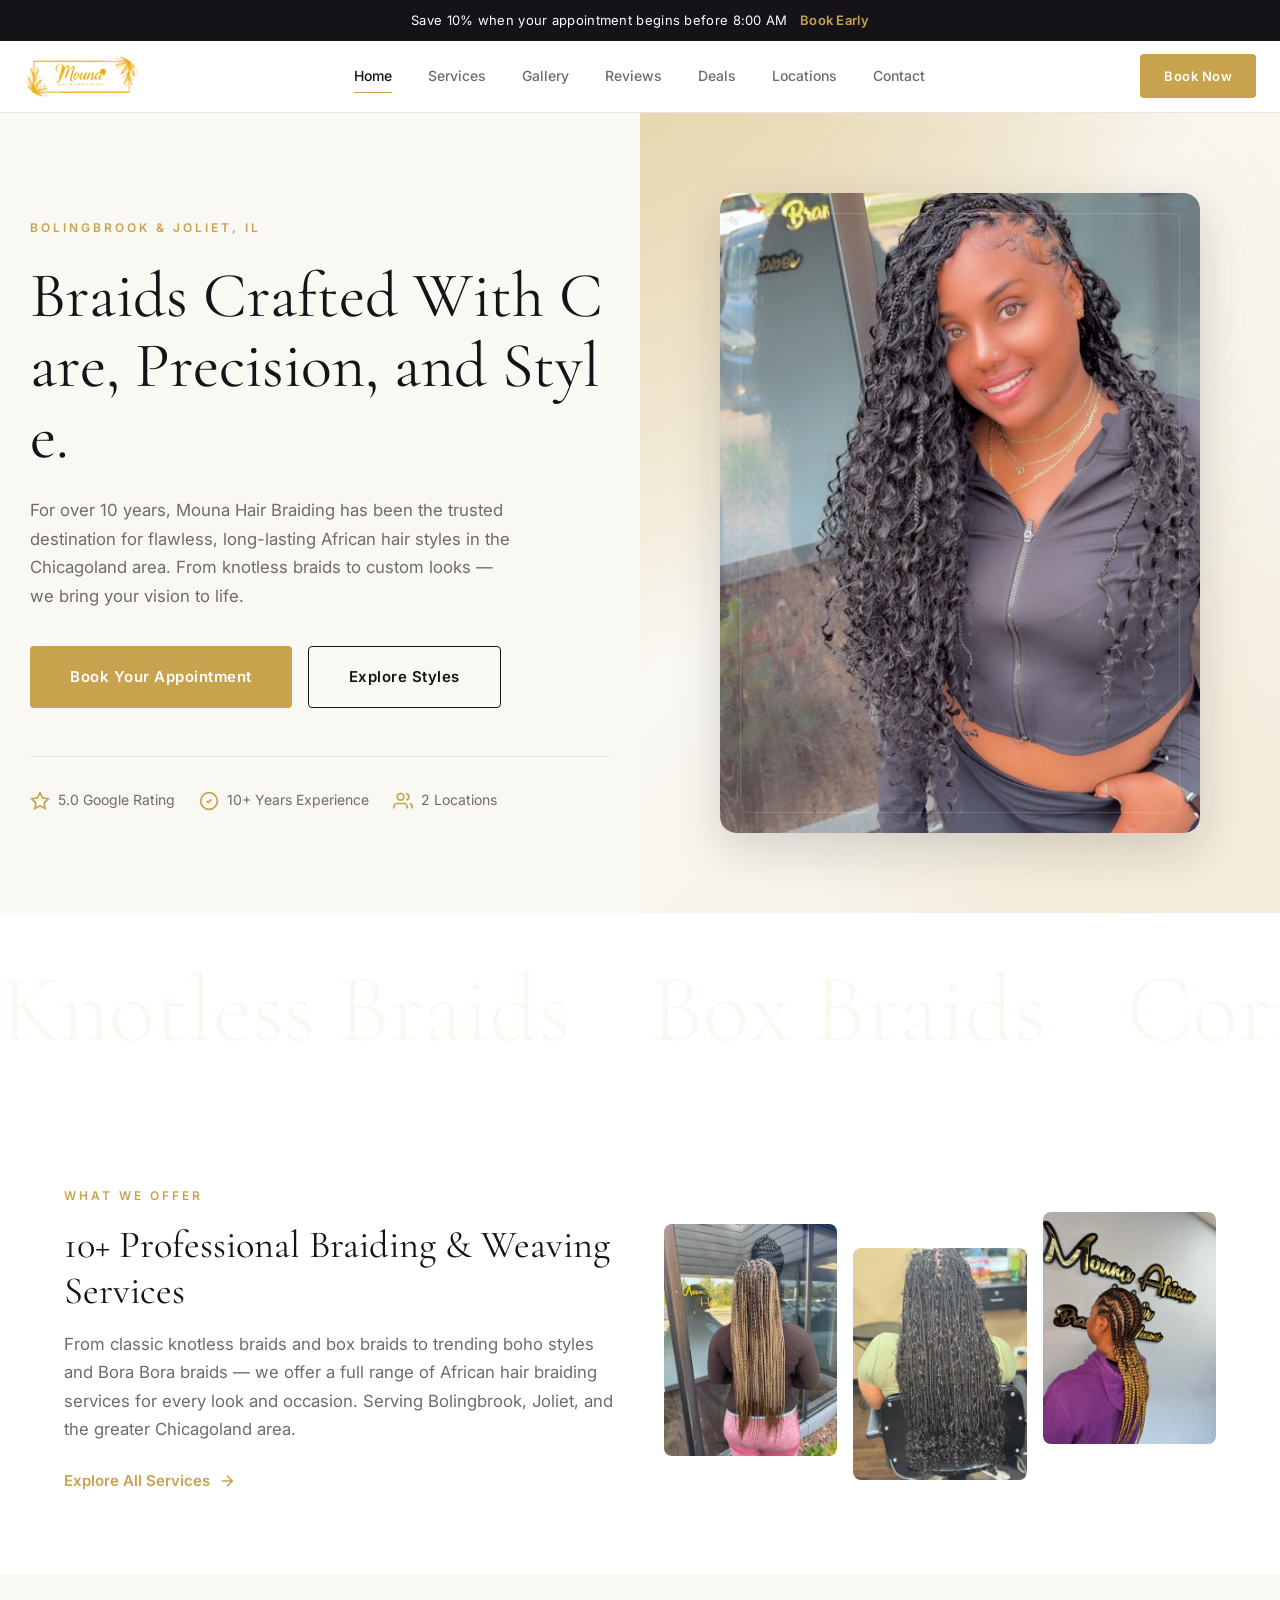
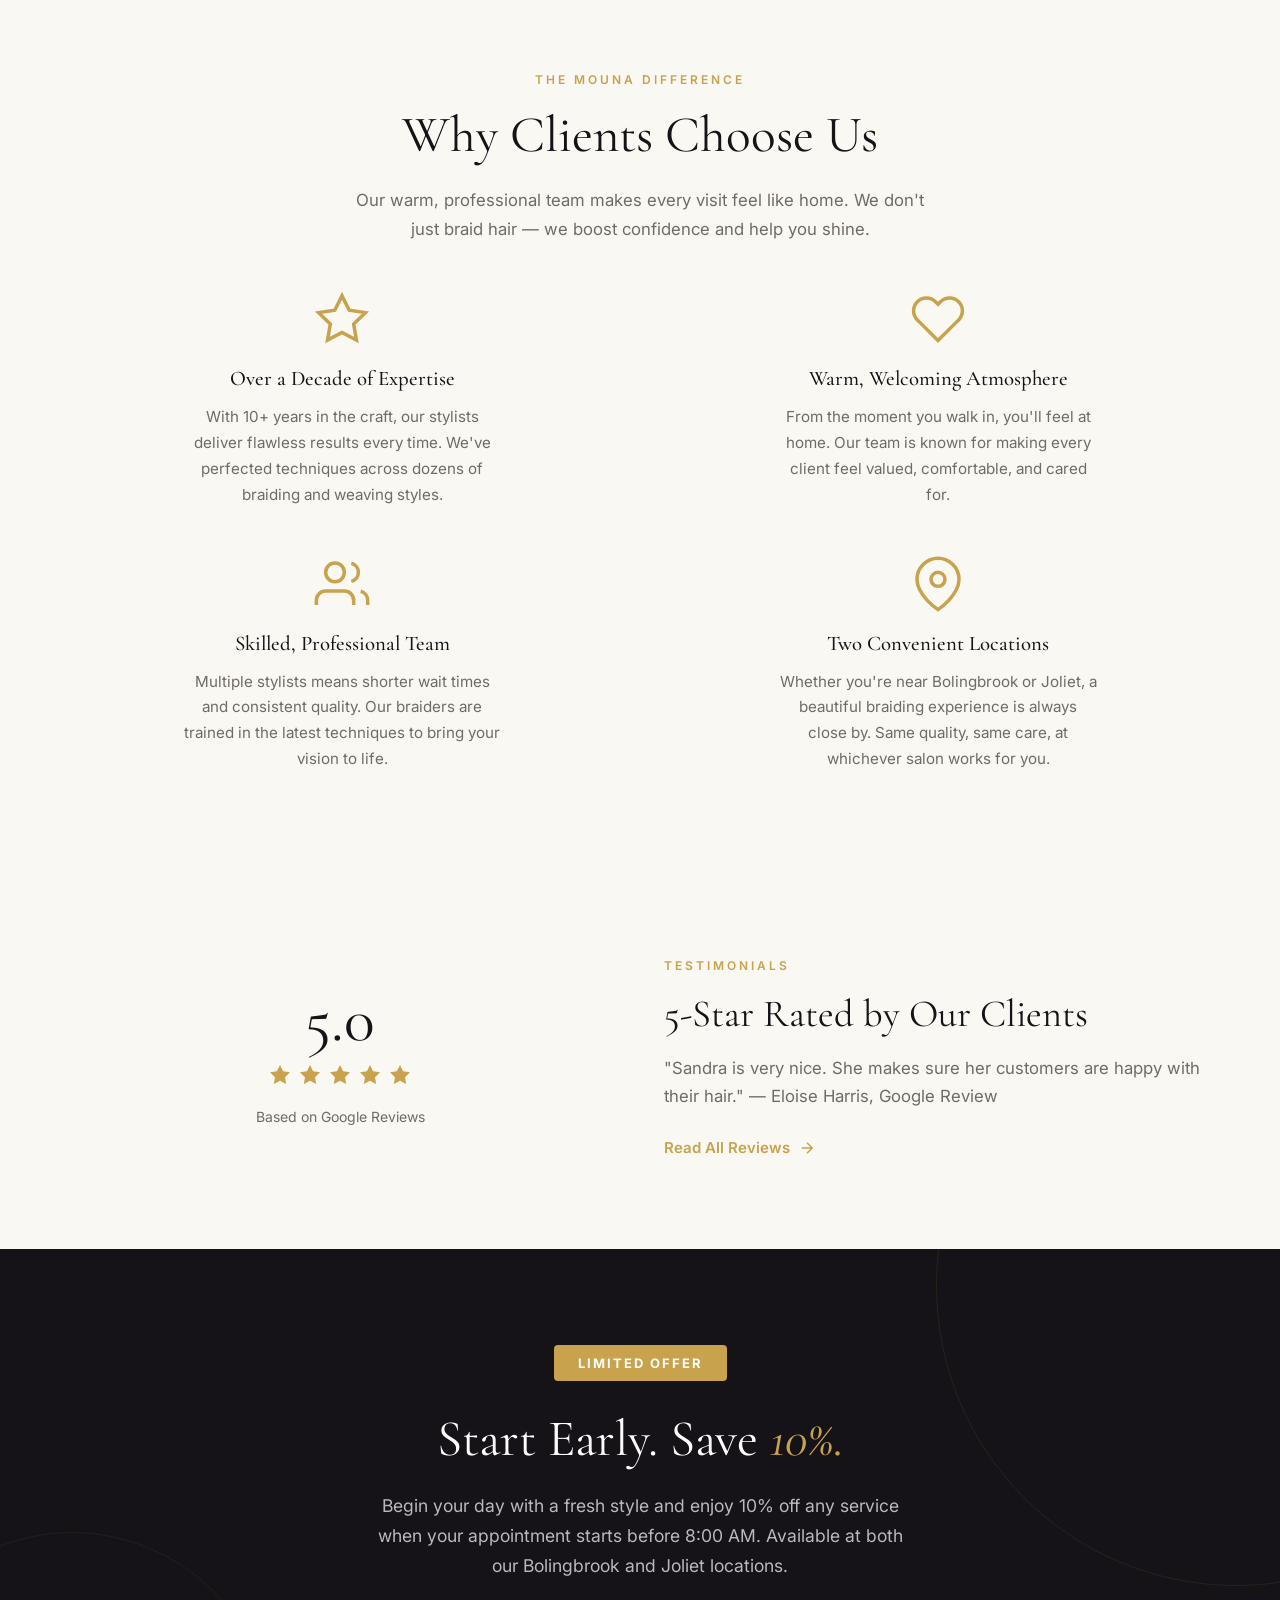
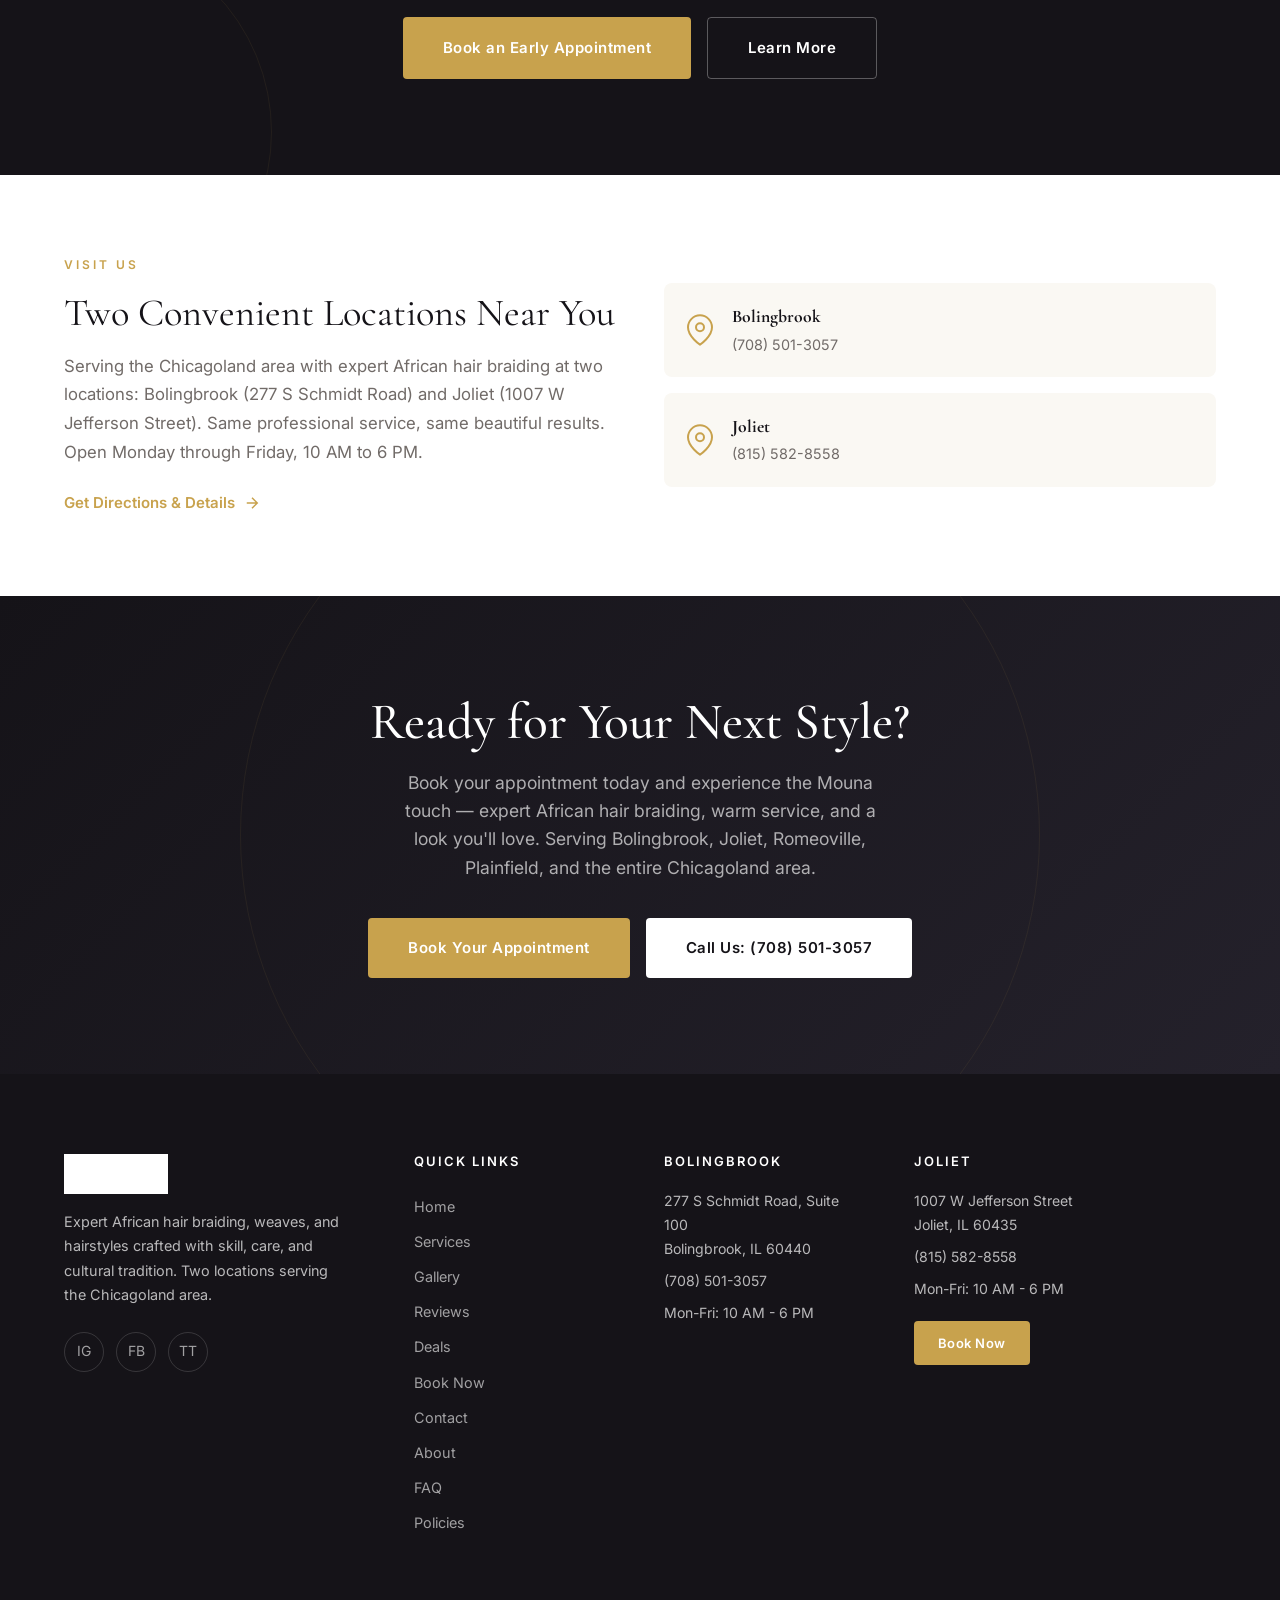
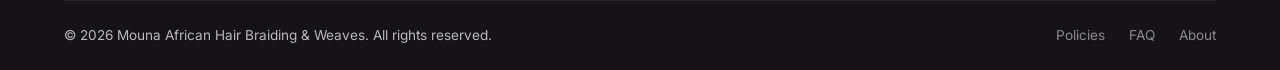
<file: index.html>
<!DOCTYPE html>
<html lang="en">
<head>
<meta charset="UTF-8">
<meta name="viewport" content="width=device-width, initial-scale=1.0">
<title>Mouna African Hair Braiding & Weaves | Expert Braiding in Bolingbrook & Joliet, IL</title>
<meta name="description" content="Expert African hair braiding in Bolingbrook & Joliet, IL. Knotless braids, box braids, cornrows, Senegalese twists, boho styles & more. 10+ years experience. Book today!">
<meta name="keywords" content="African hair braiding Bolingbrook IL, knotless braids Joliet, box braids near me, cornrows Bolingbrook, Senegalese twist Joliet IL, boho braids near me, hair weaves Bolingbrook IL, African braiding salon Joliet">
<meta property="og:title" content="Mouna African Hair Braiding & Weaves | Expert Braiding in Bolingbrook & Joliet, IL">
<meta property="og:description" content="Expert African hair braiding with 10+ years experience. Knotless braids, box braids, cornrows, twists & more. Two locations in Bolingbrook & Joliet, IL.">
<meta property="og:type" content="website">
<meta property="og:url" content="https://gyussce.github.io/MounaHair/">
<meta property="og:site_name" content="Mouna African Hair Braiding & Weaves">
<meta property="og:locale" content="en_US">
<meta name="twitter:card" content="summary_large_image">
<meta name="twitter:title" content="Mouna African Hair Braiding & Weaves | Bolingbrook & Joliet, IL">
<meta name="twitter:description" content="Expert African hair braiding. Knotless braids, box braids, cornrows & more. Book your appointment today!">
<link rel="canonical" href="https://gyussce.github.io/MounaHair/">
<link rel="icon" type="image/png" href="img/logo.png">
<link rel="preconnect" href="https://fonts.googleapis.com">
<link rel="preconnect" href="https://fonts.gstatic.com" crossorigin>
<link href="https://fonts.googleapis.com/css2?family=Cormorant+Garamond:ital,wght@0,300;0,400;0,500;0,600;0,700;1,300;1,400;1,500&family=Inter:wght@300;400;500;600;700&display=swap" rel="stylesheet">
<link rel="stylesheet" href="css/styles.css">
<script type="application/ld+json">
{
  "@context": "https://schema.org",
  "@type": "HairSalon",
  "name": "Mouna African Hair Braiding & Weaves",
  "description": "Expert African hair braiding salon in Bolingbrook and Joliet, IL. Specializing in knotless braids, box braids, cornrows, Senegalese twists, boho braids, sew-ins, and weaves. Over 10 years of experience.",
  "url": "https://gyussce.github.io/MounaHair/",
  "telephone": ["(708) 501-3057", "(815) 582-8558"],
  "email": "mounahairbraiding2024@gmail.com",
  "priceRange": "$$",
  "image": "https://gyussce.github.io/MounaHair/img/logo.png",
  "openingHoursSpecification": {
    "@type": "OpeningHoursSpecification",
    "dayOfWeek": ["Monday","Tuesday","Wednesday","Thursday","Friday"],
    "opens": "10:00",
    "closes": "18:00"
  },
  "location": [
    {
      "@type": "Place",
      "name": "Mouna African Hair Braiding — Bolingbrook",
      "address": {"@type": "PostalAddress","streetAddress": "277 S Schmidt Road, Suite 100","addressLocality": "Bolingbrook","addressRegion": "IL","postalCode": "60440","addressCountry": "US"},
      "telephone": "(708) 501-3057",
      "geo": {"@type": "GeoCoordinates","latitude": "41.6986","longitude": "-88.0726"}
    },
    {
      "@type": "Place",
      "name": "Mouna African Hair Braiding — Joliet",
      "address": {"@type": "PostalAddress","streetAddress": "1007 W Jefferson Street","addressLocality": "Joliet","addressRegion": "IL","postalCode": "60435","addressCountry": "US"},
      "telephone": "(815) 582-8558",
      "geo": {"@type": "GeoCoordinates","latitude": "41.5270","longitude": "-88.1001"}
    }
  ],
  "sameAs": [
    "https://www.instagram.com/mouna_hair_braiding_/",
    "https://www.facebook.com/p/Mouna-African-Hair-Braiding-100054514208424/",
    "https://www.tiktok.com/@mounaafricanhairbraiding"
  ],
  "aggregateRating": {"@type": "AggregateRating","ratingValue": "5","reviewCount": "4"},
  "hasOfferCatalog": {
    "@type": "OfferCatalog",
    "name": "African Hair Braiding Services",
    "itemListElement": [
      {"@type": "Offer","itemOffered": {"@type": "Service","name": "Knotless Braids","description": "Gentle feed-in braids with a natural, seamless finish. Available in small, medium, and large sizes."}},
      {"@type": "Offer","itemOffered": {"@type": "Service","name": "Box Braids","description": "Classic box braids with clean, defined partings. Available in XS to jumbo sizes."}},
      {"@type": "Offer","itemOffered": {"@type": "Service","name": "Boho Knotless Braids","description": "Bohemian-style knotless braids with loose, curly ends for a textured look."}},
      {"@type": "Offer","itemOffered": {"@type": "Service","name": "Senegalese Twists","description": "Smooth, rope-like twists for an elegant, polished appearance."}},
      {"@type": "Offer","itemOffered": {"@type": "Service","name": "Cornrows & Feed-In Braids","description": "Sleek cornrow designs including stitch braids and intricate feed-in patterns."}},
      {"@type": "Offer","itemOffered": {"@type": "Service","name": "Sew-Ins & Weaves","description": "Full and partial sew-in weaves for length, volume, and versatility."}}
    ]
  }
}
</script>
<script type="application/ld+json">
{
  "@context": "https://schema.org",
  "@type": "BreadcrumbList",
  "itemListElement": [{"@type": "ListItem","position": 1,"name": "Home","item": "https://gyussce.github.io/MounaHair/"}]
}
</script>
</head>
<body>

<div class="page-transition" aria-hidden="true"></div>

<!-- ANNOUNCEMENT BAR -->
<div class="announcement-bar" role="banner">
  Save 10% when your appointment begins before 8:00 AM
  <a href="deals.html">Book Early</a>
</div>

<!-- HEADER -->
<header class="header" role="banner">
  <div class="header-inner">
    <a href="index.html" class="logo" aria-label="Mouna African Hair Braiding — Home">
      <img src="img/logo.png" alt="Mouna African Hair Braiding & Weaves" class="logo-img">
    </a>
    <nav class="nav-desktop" role="navigation" aria-label="Main navigation">
      <a href="index.html" class="active">Home</a>
      <a href="services.html">Services</a>
      <a href="gallery.html">Gallery</a>
      <a href="reviews.html">Reviews</a>
      <a href="deals.html">Deals</a>
      <a href="locations.html">Locations</a>
      <a href="contact.html">Contact</a>
    </nav>
    <div class="header-actions">
      <a href="https://mounahairbraidingweaves.as.me/" target="_blank" rel="noopener" class="btn btn-primary btn-sm header-book">Book Now</a>
      <button class="mobile-toggle" aria-label="Toggle menu" aria-expanded="false"><span></span><span></span><span></span></button>
    </div>
  </div>
</header>
<div class="mobile-overlay" aria-hidden="true"></div>
<nav class="mobile-nav" role="navigation" aria-label="Mobile navigation">
  <a href="index.html">Home</a>
  <a href="services.html">Services</a>
  <a href="gallery.html">Gallery</a>
  <a href="reviews.html">Reviews</a>
  <a href="deals.html">Deals</a>
  <a href="booking.html">Book Now</a>
  <a href="locations.html">Locations</a>
  <a href="contact.html">Contact</a>
  <a href="about.html">About</a>
  <a href="faq.html">FAQ</a>
  <a href="https://mounahairbraidingweaves.as.me/" target="_blank" rel="noopener" class="btn btn-primary btn-lg">Book Appointment</a>
</nav>

<main>

  <!-- HERO -->
  <section class="hero" id="hero">
    <div class="hero-bg" aria-hidden="true">
      <div class="hero-bg-pattern"></div>
      <div class="hero-morph hero-morph-1"></div>
      <div class="hero-morph hero-morph-2"></div>
      <div class="hero-morph hero-morph-3"></div>
    </div>
    <div class="hero-content">
      <div class="hero-text">
        <span class="hero-label reveal">Bolingbrook &amp; Joliet, IL</span>
        <h1 class="reveal">Braids Crafted With <em>Care, Precision,</em> and Style.</h1>
        <p class="hero-desc reveal">For over 10 years, Mouna Hair Braiding has been the trusted destination for flawless, long-lasting African hair styles in the Chicagoland area. From knotless braids to custom looks — we bring your vision to life.</p>
        <div class="hero-ctas reveal">
          <a href="https://mounahairbraidingweaves.as.me/" target="_blank" rel="noopener" class="btn btn-primary btn-lg">Book Your Appointment</a>
          <a href="services.html" class="btn btn-secondary btn-lg">Explore Styles</a>
        </div>
        <div class="hero-trust reveal">
          <div class="trust-item">
            <svg class="trust-icon" viewBox="0 0 24 24" fill="none" stroke="currentColor" stroke-width="2"><path d="M12 2l3.09 6.26L22 9.27l-5 4.87 1.18 6.88L12 17.77l-6.18 3.25L7 14.14 2 9.27l6.91-1.01L12 2z"/></svg>
            <span>5.0 Google Rating</span>
          </div>
          <div class="trust-item">
            <svg class="trust-icon" viewBox="0 0 24 24" fill="none" stroke="currentColor" stroke-width="2"><circle cx="12" cy="12" r="10"/><path d="M9 12l2 2 4-4"/></svg>
            <span>10+ Years Experience</span>
          </div>
          <div class="trust-item">
            <svg class="trust-icon" viewBox="0 0 24 24" fill="none" stroke="currentColor" stroke-width="2"><path d="M17 21v-2a4 4 0 00-4-4H5a4 4 0 00-4 4v2"/><circle cx="9" cy="7" r="4"/><path d="M23 21v-2a4 4 0 00-3-3.87"/><path d="M16 3.13a4 4 0 010 7.75"/></svg>
            <span>2 Locations</span>
          </div>
        </div>
      </div>
      <div class="hero-visual">
        <div class="hero-image-frame">
          <img src="img/gallery/full-medium-boho-knotless.jpg" alt="Full Medium Boho Knotless Braids by Mouna Hair Braiding" style="width:100%;height:100%;object-fit:cover;border-radius:var(--radius-lg);">
        </div>
      </div>
    </div>
  </section>

  <!-- KINETIC SCROLL TEXT -->
  <div class="kinetic-text" aria-hidden="true">
    <div class="kinetic-text-inner">
      <span>Knotless Braids</span><span>Box Braids</span><span>Cornrows</span><span>Senegalese Twists</span><span>Boho Braids</span><span>Sew-Ins</span><span>Crochet</span><span>Bora Bora</span><span>Ponytails</span>
      <span>Knotless Braids</span><span>Box Braids</span><span>Cornrows</span><span>Senegalese Twists</span><span>Boho Braids</span><span>Sew-Ins</span><span>Crochet</span><span>Bora Bora</span><span>Ponytails</span>
    </div>
  </div>

  <!-- SERVICES TEASER (replaces full grid) -->
  <section class="teaser-section" aria-labelledby="services-teaser-heading">
    <div class="teaser-row reveal">
      <div class="teaser-content">
        <span class="section-label">What We Offer</span>
        <h2 id="services-teaser-heading">10+ Professional Braiding &amp; Weaving Services</h2>
        <p>From classic knotless braids and box braids to trending boho styles and Bora Bora braids — we offer a full range of African hair braiding services for every look and occasion. Serving Bolingbrook, Joliet, and the greater Chicagoland area.</p>
        <a href="services.html" class="teaser-link">Explore All Services <svg viewBox="0 0 24 24" fill="none" stroke="currentColor" stroke-width="2"><path d="M5 12h14M12 5l7 7-7 7"/></svg></a>
      </div>
      <div class="teaser-visual">
        <div class="teaser-thumb"><img class="teaser-thumb-bg" src="img/gallery/small-waist-knotless.jpg" alt="Knotless Braids African Hair Braiding Bolingbrook IL" loading="lazy"></div>
        <div class="teaser-thumb"><img class="teaser-thumb-bg" src="img/gallery/small-boho-knotless.jpg" alt="Boho Knotless Braids with Curly Ends Joliet IL" loading="lazy"></div>
        <div class="teaser-thumb"><img class="teaser-thumb-bg" src="img/gallery/stitch-braids.jpg" alt="Stitch Braids Cornrow Design Bolingbrook IL" loading="lazy"></div>
      </div>
    </div>
  </section>

  <!-- WHY CHOOSE US — redesigned without emojis/cards -->
  <section class="why-us section-padding" id="why-section">
    <div class="container text-center">
      <span class="section-label reveal">The Mouna Difference</span>
      <h2 class="section-title reveal">Why Clients Choose Us</h2>
      <p class="section-subtitle centered reveal">Our warm, professional team makes every visit feel like home. We don't just braid hair — we boost confidence and help you shine.</p>
      <div class="why-grid stagger-grid">
        <div class="why-item">
          <div class="why-item-icon"><svg viewBox="0 0 24 24" fill="none" stroke="currentColor" stroke-width="1.5"><path d="M12 2l3.09 6.26L22 9.27l-5 4.87 1.18 6.88L12 17.77l-6.18 3.25L7 14.14 2 9.27l6.91-1.01L12 2z"/></svg></div>
          <h3>Over a Decade of Expertise</h3>
          <p>With 10+ years in the craft, our stylists deliver flawless results every time. We've perfected techniques across dozens of braiding and weaving styles.</p>
        </div>
        <div class="why-item">
          <div class="why-item-icon"><svg viewBox="0 0 24 24" fill="none" stroke="currentColor" stroke-width="1.5"><path d="M20.84 4.61a5.5 5.5 0 00-7.78 0L12 5.67l-1.06-1.06a5.5 5.5 0 00-7.78 7.78l1.06 1.06L12 21.23l7.78-7.78 1.06-1.06a5.5 5.5 0 000-7.78z"/></svg></div>
          <h3>Warm, Welcoming Atmosphere</h3>
          <p>From the moment you walk in, you'll feel at home. Our team is known for making every client feel valued, comfortable, and cared for.</p>
        </div>
        <div class="why-item">
          <div class="why-item-icon"><svg viewBox="0 0 24 24" fill="none" stroke="currentColor" stroke-width="1.5"><path d="M17 21v-2a4 4 0 00-4-4H5a4 4 0 00-4 4v2"/><circle cx="9" cy="7" r="4"/><path d="M23 21v-2a4 4 0 00-3-3.87"/><path d="M16 3.13a4 4 0 010 7.75"/></svg></div>
          <h3>Skilled, Professional Team</h3>
          <p>Multiple stylists means shorter wait times and consistent quality. Our braiders are trained in the latest techniques to bring your vision to life.</p>
        </div>
        <div class="why-item">
          <div class="why-item-icon"><svg viewBox="0 0 24 24" fill="none" stroke="currentColor" stroke-width="1.5"><path d="M21 10c0 7-9 13-9 13s-9-6-9-13a9 9 0 0118 0z"/><circle cx="12" cy="10" r="3"/></svg></div>
          <h3>Two Convenient Locations</h3>
          <p>Whether you're near Bolingbrook or Joliet, a beautiful braiding experience is always close by. Same quality, same care, at whichever salon works for you.</p>
        </div>
      </div>
    </div>
  </section>

  <!-- REVIEWS TEASER (replaces full carousel) -->
  <section class="teaser-section alt-bg" aria-labelledby="reviews-teaser-heading">
    <div class="teaser-row reverse reveal">
      <div class="teaser-content">
        <span class="section-label">Testimonials</span>
        <h2 id="reviews-teaser-heading">5-Star Rated by Our Clients</h2>
        <p>"Sandra is very nice. She makes sure her customers are happy with their hair." — Eloise Harris, Google Review</p>
        <a href="reviews.html" class="teaser-link">Read All Reviews <svg viewBox="0 0 24 24" fill="none" stroke="currentColor" stroke-width="2"><path d="M5 12h14M12 5l7 7-7 7"/></svg></a>
      </div>
      <div class="teaser-visual" style="justify-content:center;">
        <div style="text-align:center;padding:40px;">
          <div style="font-family:var(--font-heading);font-size:4rem;color:var(--near-black);line-height:1;">5.0</div>
          <div style="color:var(--gold);font-size:24px;margin:8px 0;">
            <svg viewBox="0 0 24 24" fill="currentColor" width="24" height="24" style="display:inline;"><path d="M12 2l3.09 6.26L22 9.27l-5 4.87 1.18 6.88L12 17.77l-6.18 3.25L7 14.14 2 9.27l6.91-1.01L12 2z"/></svg>
            <svg viewBox="0 0 24 24" fill="currentColor" width="24" height="24" style="display:inline;"><path d="M12 2l3.09 6.26L22 9.27l-5 4.87 1.18 6.88L12 17.77l-6.18 3.25L7 14.14 2 9.27l6.91-1.01L12 2z"/></svg>
            <svg viewBox="0 0 24 24" fill="currentColor" width="24" height="24" style="display:inline;"><path d="M12 2l3.09 6.26L22 9.27l-5 4.87 1.18 6.88L12 17.77l-6.18 3.25L7 14.14 2 9.27l6.91-1.01L12 2z"/></svg>
            <svg viewBox="0 0 24 24" fill="currentColor" width="24" height="24" style="display:inline;"><path d="M12 2l3.09 6.26L22 9.27l-5 4.87 1.18 6.88L12 17.77l-6.18 3.25L7 14.14 2 9.27l6.91-1.01L12 2z"/></svg>
            <svg viewBox="0 0 24 24" fill="currentColor" width="24" height="24" style="display:inline;"><path d="M12 2l3.09 6.26L22 9.27l-5 4.87 1.18 6.88L12 17.77l-6.18 3.25L7 14.14 2 9.27l6.91-1.01L12 2z"/></svg>
          </div>
          <div style="color:var(--warm-gray);font-size:14px;">Based on Google Reviews</div>
        </div>
      </div>
    </div>
  </section>

  <!-- DEAL SECTION -->
  <section class="deal-section section-padding" id="deal-section">
    <div class="container">
      <div class="deal-inner reveal">
        <span class="deal-badge">Limited Offer</span>
        <h2>Start Early. Save <em>10%.</em></h2>
        <p>Begin your day with a fresh style and enjoy 10% off any service when your appointment starts before 8:00 AM. Available at both our Bolingbrook and Joliet locations.</p>
        <div class="deal-ctas">
          <a href="https://mounahairbraidingweaves.as.me/" target="_blank" rel="noopener" class="btn btn-primary btn-lg">Book an Early Appointment</a>
          <a href="deals.html" class="btn btn-outline-gold btn-lg" style="border-color:rgba(255,255,255,0.3);color:var(--white);">Learn More</a>
        </div>
      </div>
    </div>
  </section>

  <!-- LOCATIONS TEASER (replaces full cards) -->
  <section class="teaser-section" aria-labelledby="locations-teaser-heading">
    <div class="teaser-row reveal">
      <div class="teaser-content">
        <span class="section-label">Visit Us</span>
        <h2 id="locations-teaser-heading">Two Convenient Locations Near You</h2>
        <p>Serving the Chicagoland area with expert African hair braiding at two locations: Bolingbrook (277 S Schmidt Road) and Joliet (1007 W Jefferson Street). Same professional service, same beautiful results. Open Monday through Friday, 10 AM to 6 PM.</p>
        <a href="locations.html" class="teaser-link">Get Directions & Details <svg viewBox="0 0 24 24" fill="none" stroke="currentColor" stroke-width="2"><path d="M5 12h14M12 5l7 7-7 7"/></svg></a>
      </div>
      <div class="teaser-visual" style="flex-direction:column;gap:16px;">
        <div style="display:flex;align-items:center;gap:16px;padding:20px;background:var(--ivory);border-radius:var(--radius-md);">
          <svg viewBox="0 0 24 24" fill="none" stroke="var(--gold)" stroke-width="1.5" width="32" height="32"><path d="M21 10c0 7-9 13-9 13s-9-6-9-13a9 9 0 0118 0z"/><circle cx="12" cy="10" r="3"/></svg>
          <div><strong style="font-family:var(--font-heading);font-size:1.1rem;">Bolingbrook</strong><br><span style="font-size:0.9rem;color:var(--warm-gray);">(708) 501-3057</span></div>
        </div>
        <div style="display:flex;align-items:center;gap:16px;padding:20px;background:var(--ivory);border-radius:var(--radius-md);">
          <svg viewBox="0 0 24 24" fill="none" stroke="var(--gold)" stroke-width="1.5" width="32" height="32"><path d="M21 10c0 7-9 13-9 13s-9-6-9-13a9 9 0 0118 0z"/><circle cx="12" cy="10" r="3"/></svg>
          <div><strong style="font-family:var(--font-heading);font-size:1.1rem;">Joliet</strong><br><span style="font-size:0.9rem;color:var(--warm-gray);">(815) 582-8558</span></div>
        </div>
      </div>
    </div>
  </section>

  <!-- FINAL CTA -->
  <section class="final-cta section-padding">
    <div class="container">
      <h2 class="reveal">Ready for Your Next Style?</h2>
      <p class="reveal">Book your appointment today and experience the Mouna touch — expert African hair braiding, warm service, and a look you'll love. Serving Bolingbrook, Joliet, Romeoville, Plainfield, and the entire Chicagoland area.</p>
      <div class="final-cta-actions reveal">
        <a href="https://mounahairbraidingweaves.as.me/" target="_blank" rel="noopener" class="btn btn-primary btn-lg">Book Your Appointment</a>
        <a href="tel:+17085013057" class="btn btn-white btn-lg">Call Us: (708) 501-3057</a>
      </div>
    </div>
  </section>

</main>

<!-- FOOTER -->
<footer class="footer" role="contentinfo">
  <div class="container">
    <div class="footer-grid">
      <div class="footer-brand">
        <a href="index.html" class="logo" aria-label="Mouna African Hair Braiding — Home">
          <img src="img/logo.png" alt="Mouna African Hair Braiding & Weaves" class="logo-img">
        </a>
        <p>Expert African hair braiding, weaves, and hairstyles crafted with skill, care, and cultural tradition. Two locations serving the Chicagoland area.</p>
        <div class="footer-social">
          <a href="https://www.instagram.com/mouna_hair_braiding_/" target="_blank" rel="noopener" aria-label="Instagram">IG</a>
          <a href="https://www.facebook.com/p/Mouna-African-Hair-Braiding-100054514208424/" target="_blank" rel="noopener" aria-label="Facebook">FB</a>
          <a href="https://www.tiktok.com/@mounaafricanhairbraiding" target="_blank" rel="noopener" aria-label="TikTok">TT</a>
        </div>
      </div>
      <div>
        <h4>Quick Links</h4>
        <div class="footer-links">
          <a href="index.html">Home</a>
          <a href="services.html">Services</a>
          <a href="gallery.html">Gallery</a>
          <a href="reviews.html">Reviews</a>
          <a href="deals.html">Deals</a>
          <a href="booking.html">Book Now</a>
          <a href="contact.html">Contact</a>
          <a href="about.html">About</a>
          <a href="faq.html">FAQ</a>
          <a href="policies.html">Policies</a>
        </div>
      </div>
      <div>
        <h4>Bolingbrook</h4>
        <div class="footer-location-info">
          <p>277 S Schmidt Road, Suite 100<br>Bolingbrook, IL 60440</p>
          <p style="margin-top:8px;"><a href="tel:+17085013057">(708) 501-3057</a></p>
          <p style="margin-top:8px;">Mon-Fri: 10 AM - 6 PM</p>
        </div>
      </div>
      <div>
        <h4>Joliet</h4>
        <div class="footer-location-info">
          <p>1007 W Jefferson Street<br>Joliet, IL 60435</p>
          <p style="margin-top:8px;"><a href="tel:+18155828558">(815) 582-8558</a></p>
          <p style="margin-top:8px;">Mon-Fri: 10 AM - 6 PM</p>
          <a href="https://mounahairbraidingweaves.as.me/" target="_blank" rel="noopener" class="btn btn-primary btn-sm" style="margin-top:20px;">Book Now</a>
        </div>
      </div>
    </div>
    <div class="footer-bottom">
      <span>&copy; 2026 Mouna African Hair Braiding &amp; Weaves. All rights reserved.</span>
      <div class="footer-legal">
        <a href="policies.html">Policies</a>
        <a href="faq.html">FAQ</a>
        <a href="about.html">About</a>
      </div>
    </div>
  </div>
</footer>

<div class="mobile-cta" aria-hidden="true">
  <a href="https://mounahairbraidingweaves.as.me/" target="_blank" rel="noopener" class="btn btn-primary">Book Your Appointment</a>
</div>

<script src="js/main.js" defer></script>
</body>
</html>
</file>
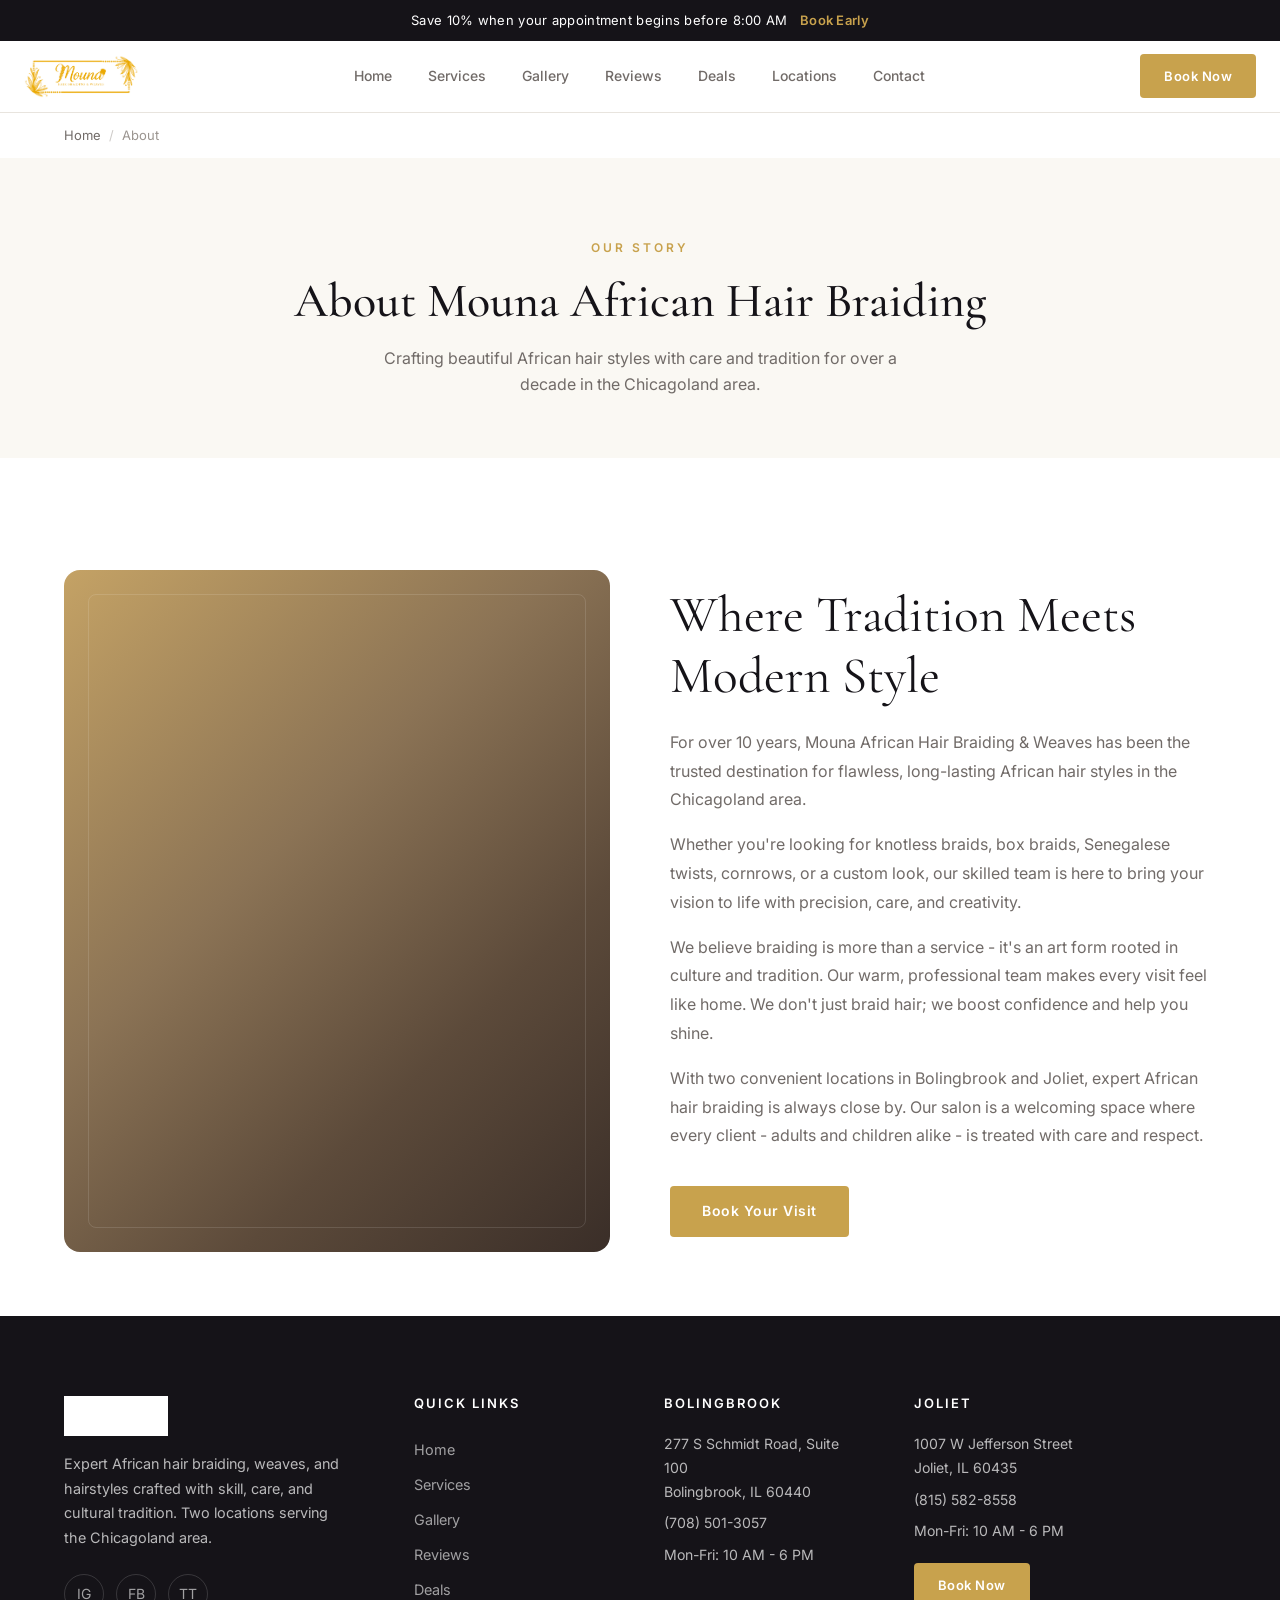
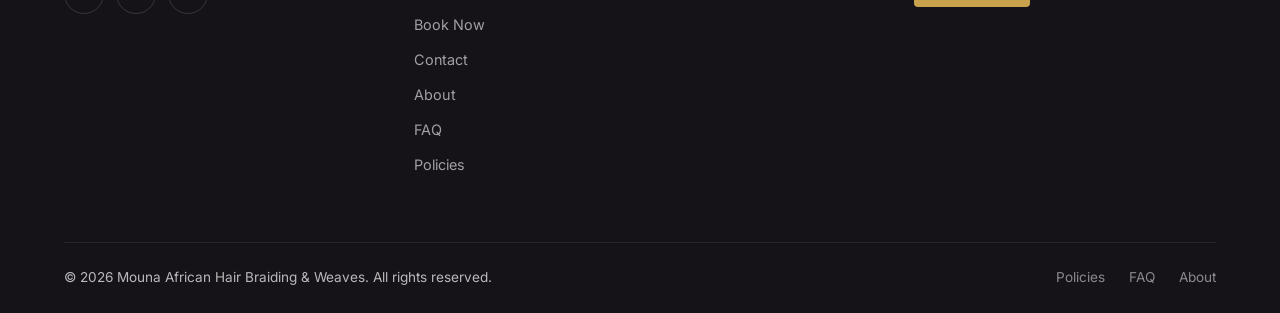
<file: about.html>
<!DOCTYPE html>
<html lang="en">
<head>
<meta charset="UTF-8">
<meta name="viewport" content="width=device-width, initial-scale=1.0">
<title>About Us | Mouna African Hair Braiding - 10+ Years in Bolingbrook &amp; Joliet</title>
<meta name="description" content="Learn about Mouna African Hair Braiding &amp; Weaves. Over 10 years crafting beautiful African hair styles with care and tradition in Bolingbrook &amp; Joliet, IL.">
<meta name="keywords" content="about Mouna hair braiding, African braiding salon history, braiding tradition Bolingbrook, experienced braider Joliet IL">
<meta property="og:title" content="About Us | Mouna African Hair Braiding">
<meta property="og:description" content="Over 10 years crafting beautiful African hair styles in Bolingbrook &amp; Joliet, IL.">
<meta property="og:type" content="website">
<meta property="og:url" content="https://gyussce.github.io/MounaHair/about.html">
<meta property="og:site_name" content="Mouna African Hair Braiding &amp; Weaves">
<meta property="og:locale" content="en_US">
<meta name="twitter:card" content="summary_large_image">
<meta name="twitter:title" content="About Us | Mouna African Hair Braiding">
<meta name="twitter:description" content="Over 10 years crafting beautiful African hair styles in Bolingbrook &amp; Joliet, IL.">
<link rel="canonical" href="https://gyussce.github.io/MounaHair/about.html">
<link rel="icon" type="image/png" href="img/logo.png">
<link rel="preconnect" href="https://fonts.googleapis.com">
<link rel="preconnect" href="https://fonts.gstatic.com" crossorigin>
<link href="https://fonts.googleapis.com/css2?family=Cormorant+Garamond:ital,wght@0,300;0,400;0,500;0,600;0,700;1,300;1,400;1,500&family=Inter:wght@300;400;500;600;700&display=swap" rel="stylesheet">
<link rel="stylesheet" href="css/styles.css">
<script type="application/ld+json">
{"@context":"https://schema.org","@type":"BreadcrumbList","itemListElement":[{"@type":"ListItem","position":1,"name":"Home","item":"https://gyussce.github.io/MounaHair/"},{"@type":"ListItem","position":2,"name":"About","item":"https://gyussce.github.io/MounaHair/about.html"}]}
</script>
</head>
<body>
<div class="page-transition" aria-hidden="true"></div>
<div class="announcement-bar" role="banner">
  Save 10% when your appointment begins before 8:00 AM
  <a href="deals.html">Book Early</a>
</div>
<header class="header" role="banner">
  <div class="header-inner">
    <a href="index.html" class="logo" aria-label="Mouna African Hair Braiding - Home">
      <img src="img/logo.png" alt="Mouna African Hair Braiding &amp; Weaves" class="logo-img">
    </a>
    <nav class="nav-desktop" role="navigation" aria-label="Main navigation">
      <a href="index.html">Home</a>
      <a href="services.html">Services</a>
      <a href="gallery.html">Gallery</a>
      <a href="reviews.html">Reviews</a>
      <a href="deals.html">Deals</a>
      <a href="locations.html">Locations</a>
      <a href="contact.html">Contact</a>
    </nav>
    <div class="header-actions">
      <a href="https://mounahairbraidingweaves.as.me/" target="_blank" rel="noopener" class="btn btn-primary btn-sm header-book">Book Now</a>
      <button class="mobile-toggle" aria-label="Toggle menu" aria-expanded="false"><span></span><span></span><span></span></button>
    </div>
  </div>
</header>
<div class="mobile-overlay" aria-hidden="true"></div>
<nav class="mobile-nav" role="navigation" aria-label="Mobile navigation">
  <a href="index.html">Home</a><a href="services.html">Services</a><a href="gallery.html">Gallery</a><a href="reviews.html">Reviews</a><a href="deals.html">Deals</a><a href="booking.html">Book Now</a><a href="locations.html">Locations</a><a href="contact.html">Contact</a><a href="about.html">About</a><a href="faq.html">FAQ</a>
  <a href="https://mounahairbraidingweaves.as.me/" target="_blank" rel="noopener" class="btn btn-primary btn-lg">Book Appointment</a>
</nav>
<main>
  <div class="container"><nav class="breadcrumbs" aria-label="Breadcrumb"><a href="index.html">Home</a><span class="sep">/</span><span>About</span></nav></div>
  <div class="page-hero">
    <div class="container">
      <span class="section-label reveal">Our Story</span>
      <h1 class="reveal">About Mouna African Hair Braiding</h1>
      <p class="reveal">Crafting beautiful African hair styles with care and tradition for over a decade in the Chicagoland area.</p>
    </div>
  </div>
  <section class="section-padding-sm">
    <div class="container">
      <div class="about-content">
        <div class="about-image reveal"></div>
        <div class="about-text">
          <h2 class="section-title reveal">Where Tradition Meets Modern Style</h2>
          <p class="reveal">For over 10 years, Mouna African Hair Braiding &amp; Weaves has been the trusted destination for flawless, long-lasting African hair styles in the Chicagoland area.</p>
          <p class="reveal">Whether you're looking for knotless braids, box braids, Senegalese twists, cornrows, or a custom look, our skilled team is here to bring your vision to life with precision, care, and creativity.</p>
          <p class="reveal">We believe braiding is more than a service - it's an art form rooted in culture and tradition. Our warm, professional team makes every visit feel like home. We don't just braid hair; we boost confidence and help you shine.</p>
          <p class="reveal">With two convenient locations in Bolingbrook and Joliet, expert African hair braiding is always close by. Our salon is a welcoming space where every client - adults and children alike - is treated with care and respect.</p>
          <a href="https://mounahairbraidingweaves.as.me/" target="_blank" rel="noopener" class="btn btn-primary reveal" style="margin-top:20px;">Book Your Visit</a>
        </div>
      </div>
    </div>
  </section>
</main>
<footer class="footer" role="contentinfo">
  <div class="container">
    <div class="footer-grid">
      <div class="footer-brand">
        <a href="index.html" class="logo" aria-label="Mouna African Hair Braiding - Home">
          <img src="img/logo.png" alt="Mouna African Hair Braiding &amp; Weaves" class="logo-img">
        </a>
        <p>Expert African hair braiding, weaves, and hairstyles crafted with skill, care, and cultural tradition. Two locations serving the Chicagoland area.</p>
        <div class="footer-social">
          <a href="https://www.instagram.com/mouna_hair_braiding_/" target="_blank" rel="noopener" aria-label="Instagram">IG</a>
          <a href="https://www.facebook.com/p/Mouna-African-Hair-Braiding-100054514208424/" target="_blank" rel="noopener" aria-label="Facebook">FB</a>
          <a href="https://www.tiktok.com/@mounaafricanhairbraiding" target="_blank" rel="noopener" aria-label="TikTok">TT</a>
        </div>
      </div>
      <div><h4>Quick Links</h4><div class="footer-links"><a href="index.html">Home</a><a href="services.html">Services</a><a href="gallery.html">Gallery</a><a href="reviews.html">Reviews</a><a href="deals.html">Deals</a><a href="booking.html">Book Now</a><a href="contact.html">Contact</a><a href="about.html">About</a><a href="faq.html">FAQ</a><a href="policies.html">Policies</a></div></div>
      <div><h4>Bolingbrook</h4><div class="footer-location-info"><p>277 S Schmidt Road, Suite 100<br>Bolingbrook, IL 60440</p><p style="margin-top:8px;"><a href="tel:+17085013057">(708) 501-3057</a></p><p style="margin-top:8px;">Mon-Fri: 10 AM - 6 PM</p></div></div>
      <div><h4>Joliet</h4><div class="footer-location-info"><p>1007 W Jefferson Street<br>Joliet, IL 60435</p><p style="margin-top:8px;"><a href="tel:+18155828558">(815) 582-8558</a></p><p style="margin-top:8px;">Mon-Fri: 10 AM - 6 PM</p><a href="https://mounahairbraidingweaves.as.me/" target="_blank" rel="noopener" class="btn btn-primary btn-sm" style="margin-top:20px;">Book Now</a></div></div>
    </div>
    <div class="footer-bottom">
      <span>&copy; 2026 Mouna African Hair Braiding &amp; Weaves. All rights reserved.</span>
      <div class="footer-legal"><a href="policies.html">Policies</a><a href="faq.html">FAQ</a><a href="about.html">About</a></div>
    </div>
  </div>
</footer>
<div class="mobile-cta" aria-hidden="true"><a href="https://mounahairbraidingweaves.as.me/" target="_blank" rel="noopener" class="btn btn-primary">Book Your Appointment</a></div>
<script src="js/main.js" defer></script>
</body>
</html>
</file>
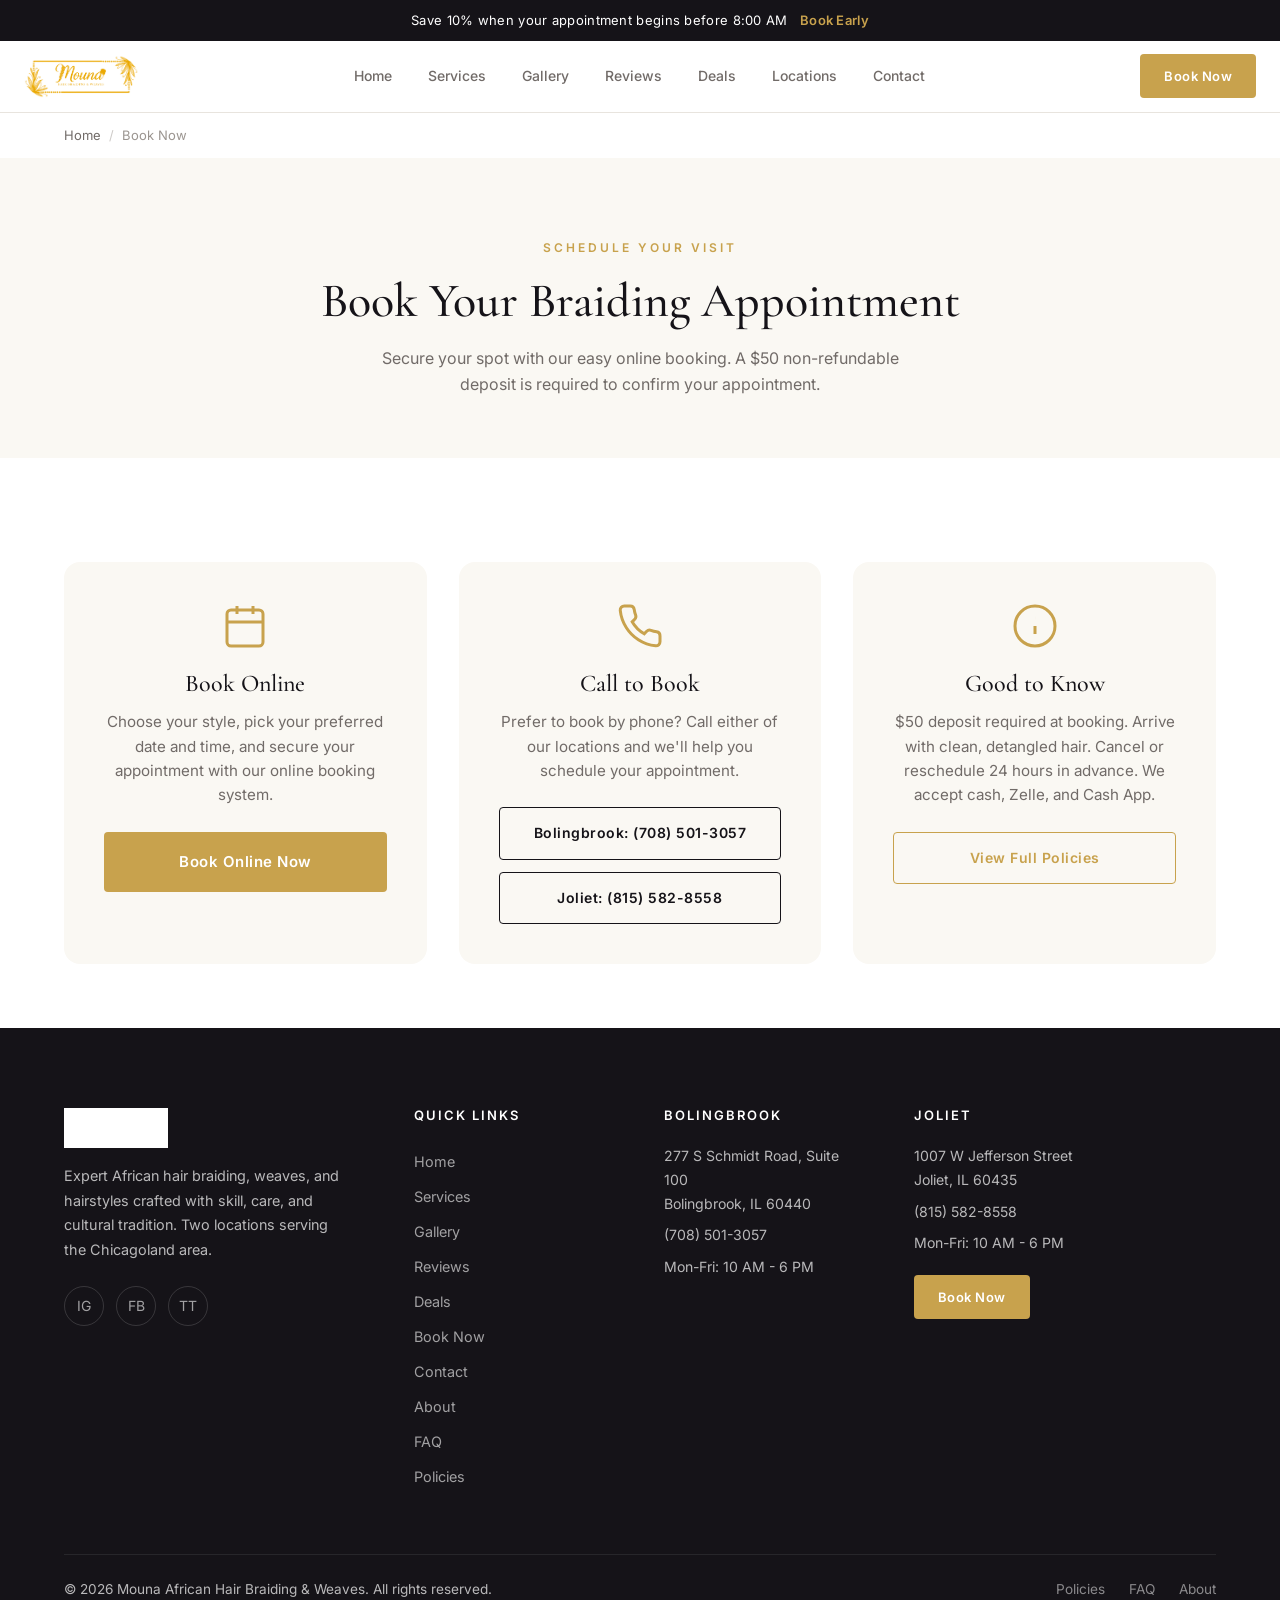
<file: booking.html>
<!DOCTYPE html>
<html lang="en">
<head>
<meta charset="UTF-8">
<meta name="viewport" content="width=device-width, initial-scale=1.0">
<title>Book Your Braiding Appointment | Mouna Hair Braiding - Bolingbrook &amp; Joliet, IL</title>
<meta name="description" content="Book your African hair braiding appointment online or by phone at Mouna Hair Braiding. Serving Bolingbrook &amp; Joliet, IL. $50 deposit required.">
<meta name="keywords" content="book braiding appointment Bolingbrook, schedule braids Joliet IL, online booking African hair braiding, hair braiding appointment near me">
<meta property="og:title" content="Book Your Braiding Appointment | Mouna Hair Braiding">
<meta property="og:description" content="Book your African hair braiding appointment online or by phone. Serving Bolingbrook &amp; Joliet, IL.">
<meta property="og:type" content="website">
<meta property="og:url" content="https://gyussce.github.io/MounaHair/booking.html">
<meta property="og:site_name" content="Mouna African Hair Braiding &amp; Weaves">
<meta property="og:locale" content="en_US">
<meta name="twitter:card" content="summary_large_image">
<meta name="twitter:title" content="Book Your Braiding Appointment | Mouna Hair Braiding">
<meta name="twitter:description" content="Book your African hair braiding appointment online or by phone.">
<link rel="canonical" href="https://gyussce.github.io/MounaHair/booking.html">
<link rel="icon" type="image/png" href="img/logo.png">
<link rel="preconnect" href="https://fonts.googleapis.com">
<link rel="preconnect" href="https://fonts.gstatic.com" crossorigin>
<link href="https://fonts.googleapis.com/css2?family=Cormorant+Garamond:ital,wght@0,300;0,400;0,500;0,600;0,700;1,300;1,400;1,500&family=Inter:wght@300;400;500;600;700&display=swap" rel="stylesheet">
<link rel="stylesheet" href="css/styles.css">
<script type="application/ld+json">
{"@context":"https://schema.org","@type":"BreadcrumbList","itemListElement":[{"@type":"ListItem","position":1,"name":"Home","item":"https://gyussce.github.io/MounaHair/"},{"@type":"ListItem","position":2,"name":"Book Now","item":"https://gyussce.github.io/MounaHair/booking.html"}]}
</script>
</head>
<body>
<div class="page-transition" aria-hidden="true"></div>
<div class="announcement-bar" role="banner">
  Save 10% when your appointment begins before 8:00 AM
  <a href="deals.html">Book Early</a>
</div>
<header class="header" role="banner">
  <div class="header-inner">
    <a href="index.html" class="logo" aria-label="Mouna African Hair Braiding - Home">
      <img src="img/logo.png" alt="Mouna African Hair Braiding &amp; Weaves" class="logo-img">
    </a>
    <nav class="nav-desktop" role="navigation" aria-label="Main navigation">
      <a href="index.html">Home</a>
      <a href="services.html">Services</a>
      <a href="gallery.html">Gallery</a>
      <a href="reviews.html">Reviews</a>
      <a href="deals.html">Deals</a>
      <a href="locations.html">Locations</a>
      <a href="contact.html">Contact</a>
    </nav>
    <div class="header-actions">
      <a href="https://mounahairbraidingweaves.as.me/" target="_blank" rel="noopener" class="btn btn-primary btn-sm header-book">Book Now</a>
      <button class="mobile-toggle" aria-label="Toggle menu" aria-expanded="false"><span></span><span></span><span></span></button>
    </div>
  </div>
</header>
<div class="mobile-overlay" aria-hidden="true"></div>
<nav class="mobile-nav" role="navigation" aria-label="Mobile navigation">
  <a href="index.html">Home</a><a href="services.html">Services</a><a href="gallery.html">Gallery</a><a href="reviews.html">Reviews</a><a href="deals.html">Deals</a><a href="booking.html">Book Now</a><a href="locations.html">Locations</a><a href="contact.html">Contact</a><a href="about.html">About</a><a href="faq.html">FAQ</a>
  <a href="https://mounahairbraidingweaves.as.me/" target="_blank" rel="noopener" class="btn btn-primary btn-lg">Book Appointment</a>
</nav>
<main>
  <div class="container"><nav class="breadcrumbs" aria-label="Breadcrumb"><a href="index.html">Home</a><span class="sep">/</span><span>Book Now</span></nav></div>
  <div class="page-hero">
    <div class="container">
      <span class="section-label reveal">Schedule Your Visit</span>
      <h1 class="reveal">Book Your Braiding Appointment</h1>
      <p class="reveal">Secure your spot with our easy online booking. A $50 non-refundable deposit is required to confirm your appointment.</p>
    </div>
  </div>
  <section class="section-padding-sm">
    <div class="container">
      <div class="booking-options stagger-grid">
        <div class="booking-option reveal">
          <div class="booking-option-icon">
            <svg viewBox="0 0 24 24" fill="none" stroke="currentColor" stroke-width="1.5"><rect x="3" y="4" width="18" height="18" rx="2" ry="2"/><line x1="16" y1="2" x2="16" y2="6"/><line x1="8" y1="2" x2="8" y2="6"/><line x1="3" y1="10" x2="21" y2="10"/></svg>
          </div>
          <h3>Book Online</h3>
          <p>Choose your style, pick your preferred date and time, and secure your appointment with our online booking system.</p>
          <a href="https://mounahairbraidingweaves.as.me/" target="_blank" rel="noopener" class="btn btn-primary btn-lg" style="width:100%;">Book Online Now</a>
        </div>
        <div class="booking-option reveal">
          <div class="booking-option-icon">
            <svg viewBox="0 0 24 24" fill="none" stroke="currentColor" stroke-width="1.5"><path d="M22 16.92v3a2 2 0 01-2.18 2 19.79 19.79 0 01-8.63-3.07 19.5 19.5 0 01-6-6 19.79 19.79 0 01-3.07-8.67A2 2 0 014.11 2h3a2 2 0 012 1.72c.127.96.361 1.903.7 2.81a2 2 0 01-.45 2.11L8.09 9.91a16 16 0 006 6l1.27-1.27a2 2 0 012.11-.45c.907.339 1.85.573 2.81.7A2 2 0 0122 16.92z"/></svg>
          </div>
          <h3>Call to Book</h3>
          <p>Prefer to book by phone? Call either of our locations and we'll help you schedule your appointment.</p>
          <a href="tel:+17085013057" class="btn btn-secondary" style="width:100%;margin-bottom:12px;">Bolingbrook: (708) 501-3057</a>
          <a href="tel:+18155828558" class="btn btn-secondary" style="width:100%;">Joliet: (815) 582-8558</a>
        </div>
        <div class="booking-option reveal">
          <div class="booking-option-icon">
            <svg viewBox="0 0 24 24" fill="none" stroke="currentColor" stroke-width="1.5"><circle cx="12" cy="12" r="10"/><path d="M12 16v-4M12 8h.01"/></svg>
          </div>
          <h3>Good to Know</h3>
          <p>$50 deposit required at booking. Arrive with clean, detangled hair. Cancel or reschedule 24 hours in advance. We accept cash, Zelle, and Cash App.</p>
          <a href="policies.html" class="btn btn-outline-gold" style="width:100%;">View Full Policies</a>
        </div>
      </div>
    </div>
  </section>
</main>
<footer class="footer" role="contentinfo">
  <div class="container">
    <div class="footer-grid">
      <div class="footer-brand">
        <a href="index.html" class="logo" aria-label="Mouna African Hair Braiding - Home">
          <img src="img/logo.png" alt="Mouna African Hair Braiding &amp; Weaves" class="logo-img">
        </a>
        <p>Expert African hair braiding, weaves, and hairstyles crafted with skill, care, and cultural tradition. Two locations serving the Chicagoland area.</p>
        <div class="footer-social">
          <a href="https://www.instagram.com/mouna_hair_braiding_/" target="_blank" rel="noopener" aria-label="Instagram">IG</a>
          <a href="https://www.facebook.com/p/Mouna-African-Hair-Braiding-100054514208424/" target="_blank" rel="noopener" aria-label="Facebook">FB</a>
          <a href="https://www.tiktok.com/@mounaafricanhairbraiding" target="_blank" rel="noopener" aria-label="TikTok">TT</a>
        </div>
      </div>
      <div><h4>Quick Links</h4><div class="footer-links"><a href="index.html">Home</a><a href="services.html">Services</a><a href="gallery.html">Gallery</a><a href="reviews.html">Reviews</a><a href="deals.html">Deals</a><a href="booking.html">Book Now</a><a href="contact.html">Contact</a><a href="about.html">About</a><a href="faq.html">FAQ</a><a href="policies.html">Policies</a></div></div>
      <div><h4>Bolingbrook</h4><div class="footer-location-info"><p>277 S Schmidt Road, Suite 100<br>Bolingbrook, IL 60440</p><p style="margin-top:8px;"><a href="tel:+17085013057">(708) 501-3057</a></p><p style="margin-top:8px;">Mon-Fri: 10 AM - 6 PM</p></div></div>
      <div><h4>Joliet</h4><div class="footer-location-info"><p>1007 W Jefferson Street<br>Joliet, IL 60435</p><p style="margin-top:8px;"><a href="tel:+18155828558">(815) 582-8558</a></p><p style="margin-top:8px;">Mon-Fri: 10 AM - 6 PM</p><a href="https://mounahairbraidingweaves.as.me/" target="_blank" rel="noopener" class="btn btn-primary btn-sm" style="margin-top:20px;">Book Now</a></div></div>
    </div>
    <div class="footer-bottom">
      <span>&copy; 2026 Mouna African Hair Braiding &amp; Weaves. All rights reserved.</span>
      <div class="footer-legal"><a href="policies.html">Policies</a><a href="faq.html">FAQ</a><a href="about.html">About</a></div>
    </div>
  </div>
</footer>
<div class="mobile-cta" aria-hidden="true"><a href="https://mounahairbraidingweaves.as.me/" target="_blank" rel="noopener" class="btn btn-primary">Book Your Appointment</a></div>
<script src="js/main.js" defer></script>
</body>
</html>
</file>
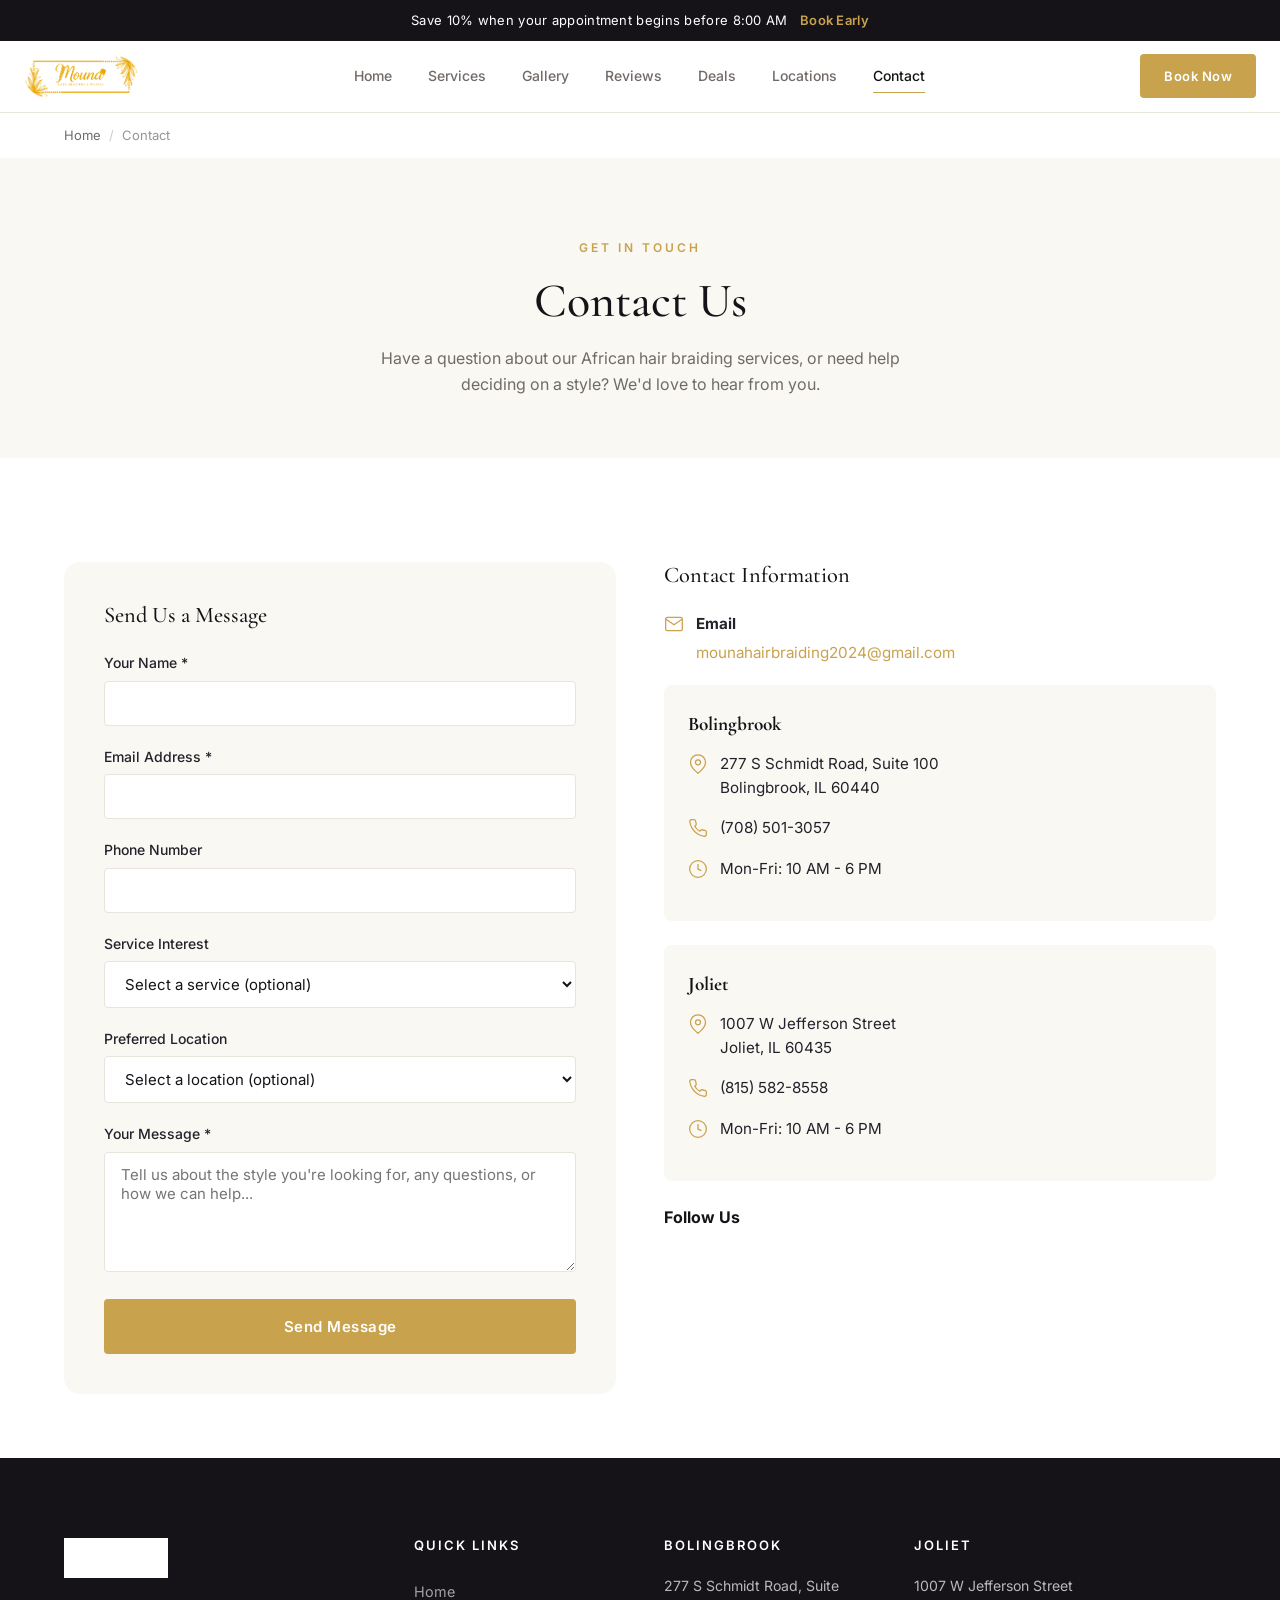
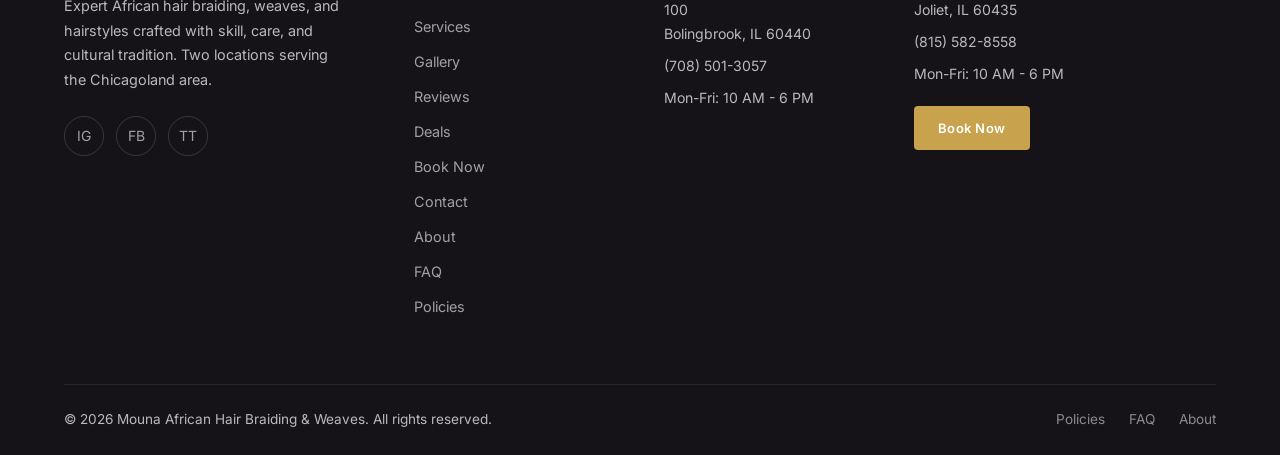
<file: contact.html>
<!DOCTYPE html>
<html lang="en">
<head>
<meta charset="UTF-8">
<meta name="viewport" content="width=device-width, initial-scale=1.0">
<title>Contact Us | Mouna African Hair Braiding - Bolingbrook &amp; Joliet, IL</title>
<meta name="description" content="Contact Mouna African Hair Braiding. Send us a message, call (708) 501-3057 for Bolingbrook or (815) 582-8558 for Joliet.">
<meta name="keywords" content="contact African hair braiding, Mouna hair braiding phone number, braiding salon email, hair braiding Bolingbrook contact">
<meta property="og:title" content="Contact Us | Mouna African Hair Braiding">
<meta property="og:description" content="Contact Mouna African Hair Braiding. Call or send us a message.">
<meta property="og:type" content="website">
<meta property="og:url" content="https://gyussce.github.io/MounaHair/contact.html">
<meta property="og:site_name" content="Mouna African Hair Braiding &amp; Weaves">
<meta property="og:locale" content="en_US">
<meta name="twitter:card" content="summary_large_image">
<meta name="twitter:title" content="Contact Us | Mouna African Hair Braiding">
<meta name="twitter:description" content="Contact Mouna African Hair Braiding in Bolingbrook &amp; Joliet, IL.">
<link rel="canonical" href="https://gyussce.github.io/MounaHair/contact.html">
<link rel="icon" type="image/png" href="img/logo.png">
<link rel="preconnect" href="https://fonts.googleapis.com">
<link rel="preconnect" href="https://fonts.gstatic.com" crossorigin>
<link href="https://fonts.googleapis.com/css2?family=Cormorant+Garamond:ital,wght@0,300;0,400;0,500;0,600;0,700;1,300;1,400;1,500&family=Inter:wght@300;400;500;600;700&display=swap" rel="stylesheet">
<link rel="stylesheet" href="css/styles.css">
<script type="application/ld+json">
{"@context":"https://schema.org","@type":"BreadcrumbList","itemListElement":[{"@type":"ListItem","position":1,"name":"Home","item":"https://gyussce.github.io/MounaHair/"},{"@type":"ListItem","position":2,"name":"Contact","item":"https://gyussce.github.io/MounaHair/contact.html"}]}
</script>
</head>
<body>
<div class="page-transition" aria-hidden="true"></div>
<div class="announcement-bar" role="banner">
  Save 10% when your appointment begins before 8:00 AM
  <a href="deals.html">Book Early</a>
</div>
<header class="header" role="banner">
  <div class="header-inner">
    <a href="index.html" class="logo" aria-label="Mouna African Hair Braiding - Home">
      <img src="img/logo.png" alt="Mouna African Hair Braiding &amp; Weaves" class="logo-img">
    </a>
    <nav class="nav-desktop" role="navigation" aria-label="Main navigation">
      <a href="index.html">Home</a>
      <a href="services.html">Services</a>
      <a href="gallery.html">Gallery</a>
      <a href="reviews.html">Reviews</a>
      <a href="deals.html">Deals</a>
      <a href="locations.html">Locations</a>
      <a href="contact.html" class="active">Contact</a>
    </nav>
    <div class="header-actions">
      <a href="https://mounahairbraidingweaves.as.me/" target="_blank" rel="noopener" class="btn btn-primary btn-sm header-book">Book Now</a>
      <button class="mobile-toggle" aria-label="Toggle menu" aria-expanded="false"><span></span><span></span><span></span></button>
    </div>
  </div>
</header>
<div class="mobile-overlay" aria-hidden="true"></div>
<nav class="mobile-nav" role="navigation" aria-label="Mobile navigation">
  <a href="index.html">Home</a><a href="services.html">Services</a><a href="gallery.html">Gallery</a><a href="reviews.html">Reviews</a><a href="deals.html">Deals</a><a href="booking.html">Book Now</a><a href="locations.html">Locations</a><a href="contact.html">Contact</a><a href="about.html">About</a><a href="faq.html">FAQ</a>
  <a href="https://mounahairbraidingweaves.as.me/" target="_blank" rel="noopener" class="btn btn-primary btn-lg">Book Appointment</a>
</nav>
<main>
  <div class="container"><nav class="breadcrumbs" aria-label="Breadcrumb"><a href="index.html">Home</a><span class="sep">/</span><span>Contact</span></nav></div>
  <div class="page-hero">
    <div class="container">
      <span class="section-label reveal">Get in Touch</span>
      <h1 class="reveal">Contact Us</h1>
      <p class="reveal">Have a question about our African hair braiding services, or need help deciding on a style? We'd love to hear from you.</p>
    </div>
  </div>
  <section class="section-padding-sm">
    <div class="container">
      <div class="contact-grid">
        <div class="contact-form-area reveal">
          <h3 style="font-size:1.4rem;margin-bottom:24px;">Send Us a Message</h3>
          <form id="contactForm" novalidate>
            <div style="position:absolute;left:-9999px;"><label for="website">Leave blank</label><input type="text" id="website" name="website" tabindex="-1" autocomplete="off"></div>
            <div class="form-group"><label class="form-label" for="contactName">Your Name *</label><input class="form-input" type="text" id="contactName" name="name" required autocomplete="name"><div class="form-error" id="nameError">Please enter your name.</div></div>
            <div class="form-group"><label class="form-label" for="contactEmail">Email Address *</label><input class="form-input" type="email" id="contactEmail" name="email" required autocomplete="email"><div class="form-error" id="emailError">Please enter a valid email address.</div></div>
            <div class="form-group"><label class="form-label" for="contactPhone">Phone Number</label><input class="form-input" type="tel" id="contactPhone" name="phone" autocomplete="tel"></div>
            <div class="form-group"><label class="form-label" for="contactService">Service Interest</label><select class="form-select" id="contactService" name="service"><option value="">Select a service (optional)</option><option>Knotless Braids</option><option>Boho Knotless Braids</option><option>Box Braids</option><option>Senegalese Twists</option><option>Cornrows &amp; Feed-In Braids</option><option>Triangle &amp; Fulani Braids</option><option>Sew-Ins &amp; Weaves</option><option>Crochet Styles</option><option>Bora Bora Braids</option><option>Ponytails &amp; Specialty Styles</option><option>Other</option></select></div>
            <div class="form-group"><label class="form-label" for="contactLocation">Preferred Location</label><select class="form-select" id="contactLocation" name="location"><option value="">Select a location (optional)</option><option>Bolingbrook</option><option>Joliet</option><option>No preference</option></select></div>
            <div class="form-group"><label class="form-label" for="contactMessage">Your Message *</label><textarea class="form-textarea" id="contactMessage" name="message" required placeholder="Tell us about the style you're looking for, any questions, or how we can help..."></textarea><div class="form-error" id="messageError">Please enter your message.</div></div>
            <button type="submit" class="btn btn-primary btn-lg" style="width:100%;">Send Message</button>
          </form>
        </div>
        <div class="contact-info-side reveal">
          <h3 style="font-size:1.4rem;margin-bottom:24px;">Contact Information</h3>
          <div class="location-detail" style="margin-bottom:20px;">
            <svg viewBox="0 0 24 24" fill="none" stroke="currentColor" stroke-width="1.5" class="location-detail-svg"><path d="M4 4h16c1.1 0 2 .9 2 2v12c0 1.1-.9 2-2 2H4c-1.1 0-2-.9-2-2V6c0-1.1.9-2 2-2z"/><polyline points="22,6 12,13 2,6"/></svg>
            <div><strong style="display:block;margin-bottom:4px;">Email</strong><a href="mailto:mounahairbraiding2024@gmail.com" style="color:var(--gold);">mounahairbraiding2024@gmail.com</a></div>
          </div>
          <div style="background:var(--ivory);border-radius:var(--radius-md);padding:24px;margin-bottom:24px;">
            <strong style="display:block;margin-bottom:12px;font-family:var(--font-heading);font-size:1.2rem;">Bolingbrook</strong>
            <div class="location-detail">
              <svg viewBox="0 0 24 24" fill="none" stroke="currentColor" stroke-width="1.5" class="location-detail-svg"><path d="M21 10c0 7-9 13-9 13s-9-6-9-13a9 9 0 0118 0z"/><circle cx="12" cy="10" r="3"/></svg>
              <span>277 S Schmidt Road, Suite 100<br>Bolingbrook, IL 60440</span>
            </div>
            <div class="location-detail">
              <svg viewBox="0 0 24 24" fill="none" stroke="currentColor" stroke-width="1.5" class="location-detail-svg"><path d="M22 16.92v3a2 2 0 01-2.18 2 19.79 19.79 0 01-8.63-3.07 19.5 19.5 0 01-6-6 19.79 19.79 0 01-3.07-8.67A2 2 0 014.11 2h3a2 2 0 012 1.72c.127.96.361 1.903.7 2.81a2 2 0 01-.45 2.11L8.09 9.91a16 16 0 006 6l1.27-1.27a2 2 0 012.11-.45c.907.339 1.85.573 2.81.7A2 2 0 0122 16.92z"/></svg>
              <a href="tel:+17085013057">(708) 501-3057</a>
            </div>
            <div class="location-detail">
              <svg viewBox="0 0 24 24" fill="none" stroke="currentColor" stroke-width="1.5" class="location-detail-svg"><circle cx="12" cy="12" r="10"/><polyline points="12 6 12 12 16 14"/></svg>
              <span>Mon-Fri: 10 AM - 6 PM</span>
            </div>
          </div>
          <div style="background:var(--ivory);border-radius:var(--radius-md);padding:24px;margin-bottom:24px;">
            <strong style="display:block;margin-bottom:12px;font-family:var(--font-heading);font-size:1.2rem;">Joliet</strong>
            <div class="location-detail">
              <svg viewBox="0 0 24 24" fill="none" stroke="currentColor" stroke-width="1.5" class="location-detail-svg"><path d="M21 10c0 7-9 13-9 13s-9-6-9-13a9 9 0 0118 0z"/><circle cx="12" cy="10" r="3"/></svg>
              <span>1007 W Jefferson Street<br>Joliet, IL 60435</span>
            </div>
            <div class="location-detail">
              <svg viewBox="0 0 24 24" fill="none" stroke="currentColor" stroke-width="1.5" class="location-detail-svg"><path d="M22 16.92v3a2 2 0 01-2.18 2 19.79 19.79 0 01-8.63-3.07 19.5 19.5 0 01-6-6 19.79 19.79 0 01-3.07-8.67A2 2 0 014.11 2h3a2 2 0 012 1.72c.127.96.361 1.903.7 2.81a2 2 0 01-.45 2.11L8.09 9.91a16 16 0 006 6l1.27-1.27a2 2 0 012.11-.45c.907.339 1.85.573 2.81.7A2 2 0 0122 16.92z"/></svg>
              <a href="tel:+18155828558">(815) 582-8558</a>
            </div>
            <div class="location-detail">
              <svg viewBox="0 0 24 24" fill="none" stroke="currentColor" stroke-width="1.5" class="location-detail-svg"><circle cx="12" cy="12" r="10"/><polyline points="12 6 12 12 16 14"/></svg>
              <span>Mon-Fri: 10 AM - 6 PM</span>
            </div>
          </div>
          <div style="margin-top:24px;">
            <strong style="display:block;margin-bottom:12px;">Follow Us</strong>
            <div class="footer-social">
              <a href="https://www.instagram.com/mouna_hair_braiding_/" target="_blank" rel="noopener" aria-label="Instagram">IG</a>
              <a href="https://www.facebook.com/p/Mouna-African-Hair-Braiding-100054514208424/" target="_blank" rel="noopener" aria-label="Facebook">FB</a>
              <a href="https://www.tiktok.com/@mounaafricanhairbraiding" target="_blank" rel="noopener" aria-label="TikTok">TT</a>
            </div>
          </div>
        </div>
      </div>
    </div>
  </section>
</main>
<footer class="footer" role="contentinfo">
  <div class="container">
    <div class="footer-grid">
      <div class="footer-brand">
        <a href="index.html" class="logo" aria-label="Mouna African Hair Braiding - Home">
          <img src="img/logo.png" alt="Mouna African Hair Braiding &amp; Weaves" class="logo-img">
        </a>
        <p>Expert African hair braiding, weaves, and hairstyles crafted with skill, care, and cultural tradition. Two locations serving the Chicagoland area.</p>
        <div class="footer-social">
          <a href="https://www.instagram.com/mouna_hair_braiding_/" target="_blank" rel="noopener" aria-label="Instagram">IG</a>
          <a href="https://www.facebook.com/p/Mouna-African-Hair-Braiding-100054514208424/" target="_blank" rel="noopener" aria-label="Facebook">FB</a>
          <a href="https://www.tiktok.com/@mounaafricanhairbraiding" target="_blank" rel="noopener" aria-label="TikTok">TT</a>
        </div>
      </div>
      <div><h4>Quick Links</h4><div class="footer-links"><a href="index.html">Home</a><a href="services.html">Services</a><a href="gallery.html">Gallery</a><a href="reviews.html">Reviews</a><a href="deals.html">Deals</a><a href="booking.html">Book Now</a><a href="contact.html">Contact</a><a href="about.html">About</a><a href="faq.html">FAQ</a><a href="policies.html">Policies</a></div></div>
      <div><h4>Bolingbrook</h4><div class="footer-location-info"><p>277 S Schmidt Road, Suite 100<br>Bolingbrook, IL 60440</p><p style="margin-top:8px;"><a href="tel:+17085013057">(708) 501-3057</a></p><p style="margin-top:8px;">Mon-Fri: 10 AM - 6 PM</p></div></div>
      <div><h4>Joliet</h4><div class="footer-location-info"><p>1007 W Jefferson Street<br>Joliet, IL 60435</p><p style="margin-top:8px;"><a href="tel:+18155828558">(815) 582-8558</a></p><p style="margin-top:8px;">Mon-Fri: 10 AM - 6 PM</p><a href="https://mounahairbraidingweaves.as.me/" target="_blank" rel="noopener" class="btn btn-primary btn-sm" style="margin-top:20px;">Book Now</a></div></div>
    </div>
    <div class="footer-bottom">
      <span>&copy; 2026 Mouna African Hair Braiding &amp; Weaves. All rights reserved.</span>
      <div class="footer-legal"><a href="policies.html">Policies</a><a href="faq.html">FAQ</a><a href="about.html">About</a></div>
    </div>
  </div>
</footer>
<div class="mobile-cta" aria-hidden="true"><a href="https://mounahairbraidingweaves.as.me/" target="_blank" rel="noopener" class="btn btn-primary">Book Your Appointment</a></div>
<script src="js/main.js" defer></script>
</body>
</html>
</file>
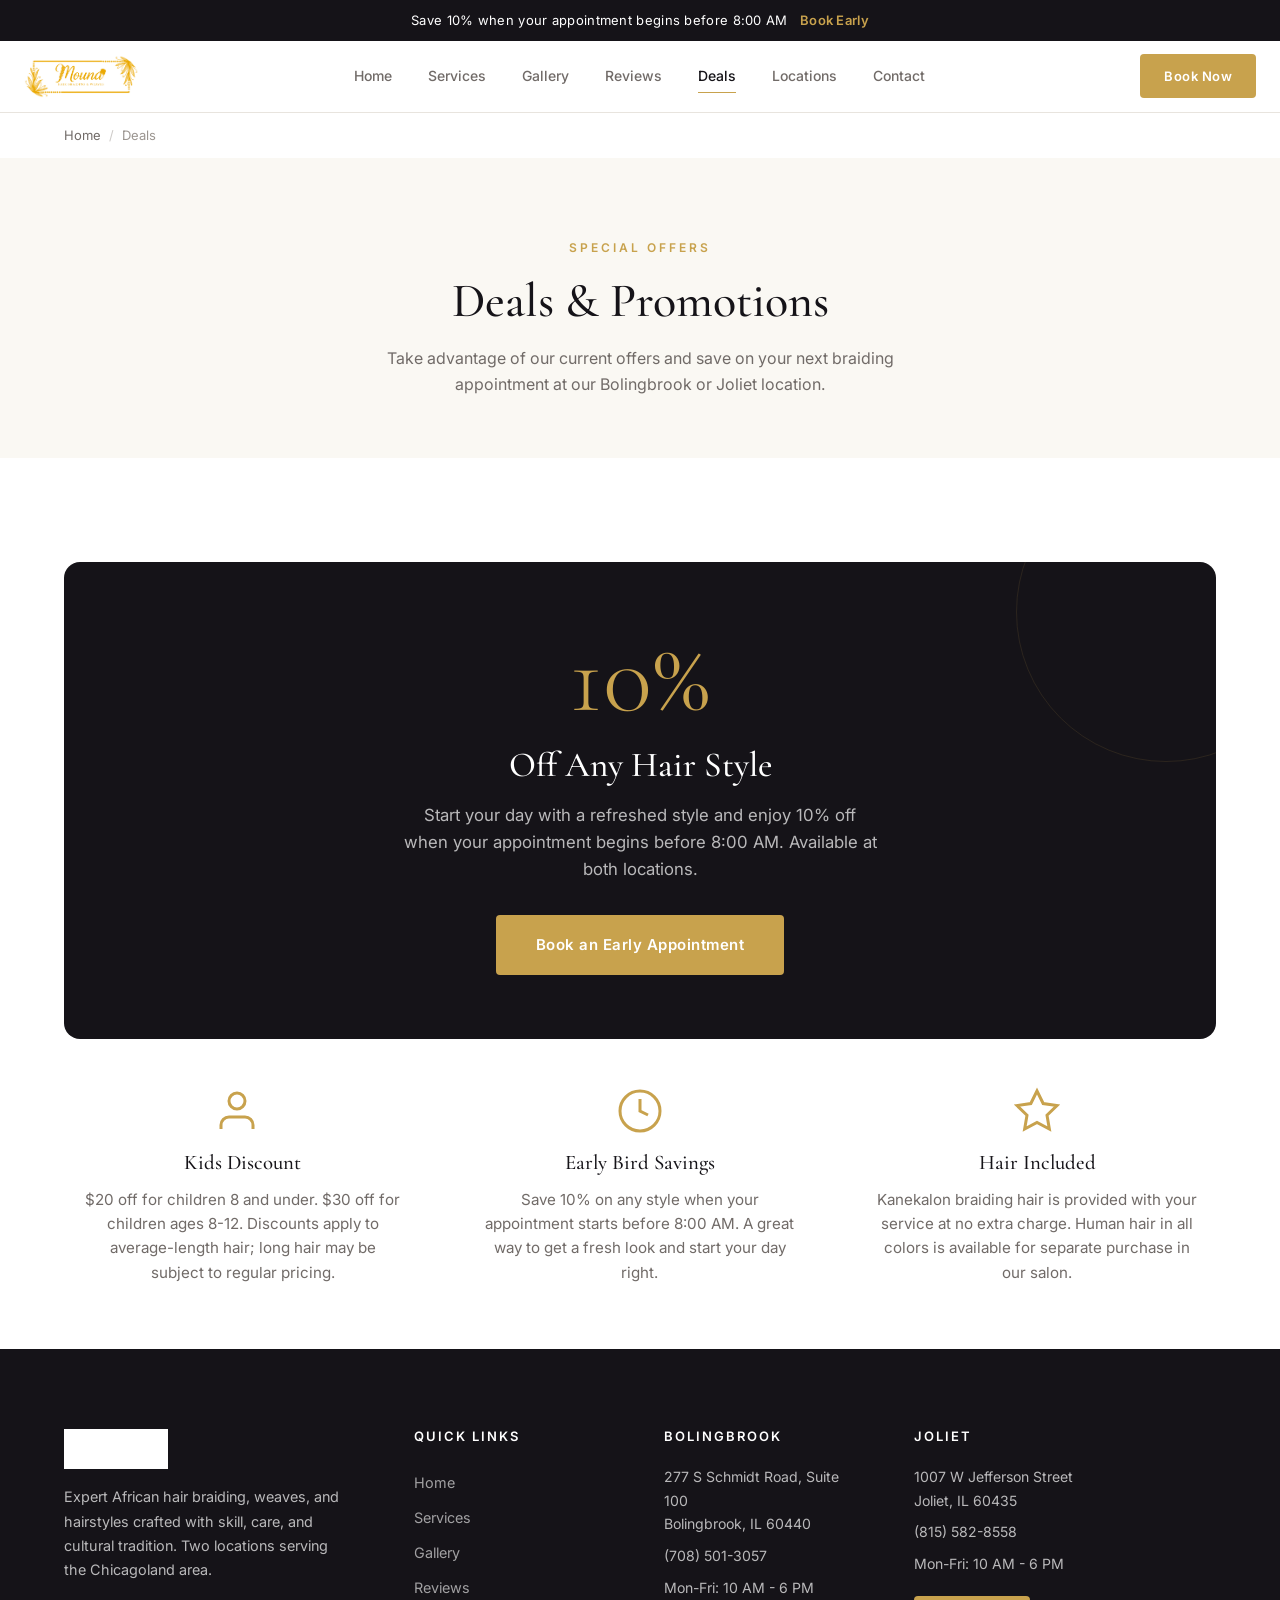
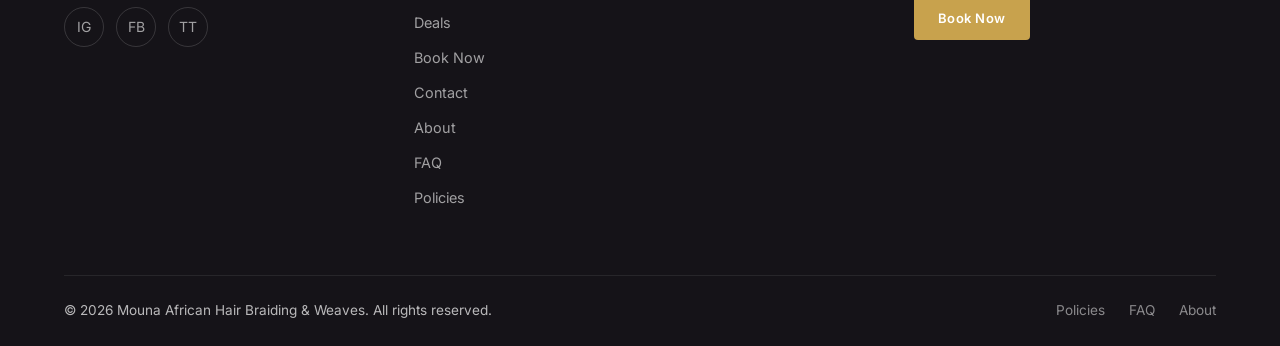
<file: deals.html>
<!DOCTYPE html>
<html lang="en">
<head>
<meta charset="UTF-8">
<meta name="viewport" content="width=device-width, initial-scale=1.0">
<title>Deals &amp; Promotions | Mouna African Hair Braiding - Save on Braids in Bolingbrook &amp; Joliet</title>
<meta name="description" content="Save on African hair braiding! 10% off early morning appointments and kids discounts at Mouna Hair Braiding in Bolingbrook &amp; Joliet, IL.">
<meta name="keywords" content="hair braiding deals Bolingbrook, braiding coupons Joliet IL, cheap braids near me, kids braiding discount, early bird braiding special">
<meta property="og:title" content="Deals &amp; Promotions | Mouna African Hair Braiding">
<meta property="og:description" content="Save on African hair braiding! 10% off early appointments and kids discounts.">
<meta property="og:type" content="website">
<meta property="og:url" content="https://gyussce.github.io/MounaHair/deals.html">
<meta property="og:site_name" content="Mouna African Hair Braiding &amp; Weaves">
<meta property="og:locale" content="en_US">
<meta name="twitter:card" content="summary_large_image">
<meta name="twitter:title" content="Deals &amp; Promotions | Mouna African Hair Braiding">
<meta name="twitter:description" content="Save on African hair braiding! 10% off early appointments and kids discounts.">
<link rel="canonical" href="https://gyussce.github.io/MounaHair/deals.html">
<link rel="icon" type="image/png" href="img/logo.png">
<link rel="preconnect" href="https://fonts.googleapis.com">
<link rel="preconnect" href="https://fonts.gstatic.com" crossorigin>
<link href="https://fonts.googleapis.com/css2?family=Cormorant+Garamond:ital,wght@0,300;0,400;0,500;0,600;0,700;1,300;1,400;1,500&family=Inter:wght@300;400;500;600;700&display=swap" rel="stylesheet">
<link rel="stylesheet" href="css/styles.css">
<script type="application/ld+json">
{"@context":"https://schema.org","@type":"BreadcrumbList","itemListElement":[{"@type":"ListItem","position":1,"name":"Home","item":"https://gyussce.github.io/MounaHair/"},{"@type":"ListItem","position":2,"name":"Deals","item":"https://gyussce.github.io/MounaHair/deals.html"}]}
</script>
</head>
<body>
<div class="page-transition" aria-hidden="true"></div>
<div class="announcement-bar" role="banner">
  Save 10% when your appointment begins before 8:00 AM
  <a href="deals.html">Book Early</a>
</div>
<header class="header" role="banner">
  <div class="header-inner">
    <a href="index.html" class="logo" aria-label="Mouna African Hair Braiding - Home">
      <img src="img/logo.png" alt="Mouna African Hair Braiding &amp; Weaves" class="logo-img">
    </a>
    <nav class="nav-desktop" role="navigation" aria-label="Main navigation">
      <a href="index.html">Home</a>
      <a href="services.html">Services</a>
      <a href="gallery.html">Gallery</a>
      <a href="reviews.html">Reviews</a>
      <a href="deals.html" class="active">Deals</a>
      <a href="locations.html">Locations</a>
      <a href="contact.html">Contact</a>
    </nav>
    <div class="header-actions">
      <a href="https://mounahairbraidingweaves.as.me/" target="_blank" rel="noopener" class="btn btn-primary btn-sm header-book">Book Now</a>
      <button class="mobile-toggle" aria-label="Toggle menu" aria-expanded="false"><span></span><span></span><span></span></button>
    </div>
  </div>
</header>
<div class="mobile-overlay" aria-hidden="true"></div>
<nav class="mobile-nav" role="navigation" aria-label="Mobile navigation">
  <a href="index.html">Home</a><a href="services.html">Services</a><a href="gallery.html">Gallery</a><a href="reviews.html">Reviews</a><a href="deals.html">Deals</a><a href="booking.html">Book Now</a><a href="locations.html">Locations</a><a href="contact.html">Contact</a><a href="about.html">About</a><a href="faq.html">FAQ</a>
  <a href="https://mounahairbraidingweaves.as.me/" target="_blank" rel="noopener" class="btn btn-primary btn-lg">Book Appointment</a>
</nav>
<main>
  <div class="container"><nav class="breadcrumbs" aria-label="Breadcrumb"><a href="index.html">Home</a><span class="sep">/</span><span>Deals</span></nav></div>
  <div class="page-hero">
    <div class="container">
      <span class="section-label reveal">Special Offers</span>
      <h1 class="reveal">Deals &amp; Promotions</h1>
      <p class="reveal">Take advantage of our current offers and save on your next braiding appointment at our Bolingbrook or Joliet location.</p>
    </div>
  </div>
  <section class="section-padding-sm">
    <div class="container">
      <div class="deals-highlight reveal">
        <div class="deals-percent">10%</div>
        <h2>Off Any Hair Style</h2>
        <p>Start your day with a refreshed style and enjoy 10% off when your appointment begins before 8:00 AM. Available at both locations.</p>
        <a href="https://mounahairbraidingweaves.as.me/" target="_blank" rel="noopener" class="btn btn-primary btn-lg">Book an Early Appointment</a>
      </div>
      <div class="deals-features stagger-grid" style="margin-top:48px;">
        <div class="deals-feature reveal">
          <div class="deals-feature-icon">
            <svg viewBox="0 0 24 24" fill="none" stroke="currentColor" stroke-width="1.5"><path d="M17 21v-2a4 4 0 00-4-4H5a4 4 0 00-4 4v2"/><circle cx="9" cy="7" r="4"/></svg>
          </div>
          <h3>Kids Discount</h3>
          <p>$20 off for children 8 and under. $30 off for children ages 8-12. Discounts apply to average-length hair; long hair may be subject to regular pricing.</p>
        </div>
        <div class="deals-feature reveal">
          <div class="deals-feature-icon">
            <svg viewBox="0 0 24 24" fill="none" stroke="currentColor" stroke-width="1.5"><circle cx="12" cy="12" r="10"/><polyline points="12 6 12 12 16 14"/></svg>
          </div>
          <h3>Early Bird Savings</h3>
          <p>Save 10% on any style when your appointment starts before 8:00 AM. A great way to get a fresh look and start your day right.</p>
        </div>
        <div class="deals-feature reveal">
          <div class="deals-feature-icon">
            <svg viewBox="0 0 24 24" fill="none" stroke="currentColor" stroke-width="1.5"><path d="M12 2l3.09 6.26L22 9.27l-5 4.87 1.18 6.88L12 17.77l-6.18 3.25L7 14.14 2 9.27l6.91-1.01L12 2z"/></svg>
          </div>
          <h3>Hair Included</h3>
          <p>Kanekalon braiding hair is provided with your service at no extra charge. Human hair in all colors is available for separate purchase in our salon.</p>
        </div>
      </div>
    </div>
  </section>
</main>
<footer class="footer" role="contentinfo">
  <div class="container">
    <div class="footer-grid">
      <div class="footer-brand">
        <a href="index.html" class="logo" aria-label="Mouna African Hair Braiding - Home">
          <img src="img/logo.png" alt="Mouna African Hair Braiding &amp; Weaves" class="logo-img">
        </a>
        <p>Expert African hair braiding, weaves, and hairstyles crafted with skill, care, and cultural tradition. Two locations serving the Chicagoland area.</p>
        <div class="footer-social">
          <a href="https://www.instagram.com/mouna_hair_braiding_/" target="_blank" rel="noopener" aria-label="Instagram">IG</a>
          <a href="https://www.facebook.com/p/Mouna-African-Hair-Braiding-100054514208424/" target="_blank" rel="noopener" aria-label="Facebook">FB</a>
          <a href="https://www.tiktok.com/@mounaafricanhairbraiding" target="_blank" rel="noopener" aria-label="TikTok">TT</a>
        </div>
      </div>
      <div><h4>Quick Links</h4><div class="footer-links"><a href="index.html">Home</a><a href="services.html">Services</a><a href="gallery.html">Gallery</a><a href="reviews.html">Reviews</a><a href="deals.html">Deals</a><a href="booking.html">Book Now</a><a href="contact.html">Contact</a><a href="about.html">About</a><a href="faq.html">FAQ</a><a href="policies.html">Policies</a></div></div>
      <div><h4>Bolingbrook</h4><div class="footer-location-info"><p>277 S Schmidt Road, Suite 100<br>Bolingbrook, IL 60440</p><p style="margin-top:8px;"><a href="tel:+17085013057">(708) 501-3057</a></p><p style="margin-top:8px;">Mon-Fri: 10 AM - 6 PM</p></div></div>
      <div><h4>Joliet</h4><div class="footer-location-info"><p>1007 W Jefferson Street<br>Joliet, IL 60435</p><p style="margin-top:8px;"><a href="tel:+18155828558">(815) 582-8558</a></p><p style="margin-top:8px;">Mon-Fri: 10 AM - 6 PM</p><a href="https://mounahairbraidingweaves.as.me/" target="_blank" rel="noopener" class="btn btn-primary btn-sm" style="margin-top:20px;">Book Now</a></div></div>
    </div>
    <div class="footer-bottom">
      <span>&copy; 2026 Mouna African Hair Braiding &amp; Weaves. All rights reserved.</span>
      <div class="footer-legal"><a href="policies.html">Policies</a><a href="faq.html">FAQ</a><a href="about.html">About</a></div>
    </div>
  </div>
</footer>
<div class="mobile-cta" aria-hidden="true"><a href="https://mounahairbraidingweaves.as.me/" target="_blank" rel="noopener" class="btn btn-primary">Book Your Appointment</a></div>
<script src="js/main.js" defer></script>
</body>
</html>
</file>
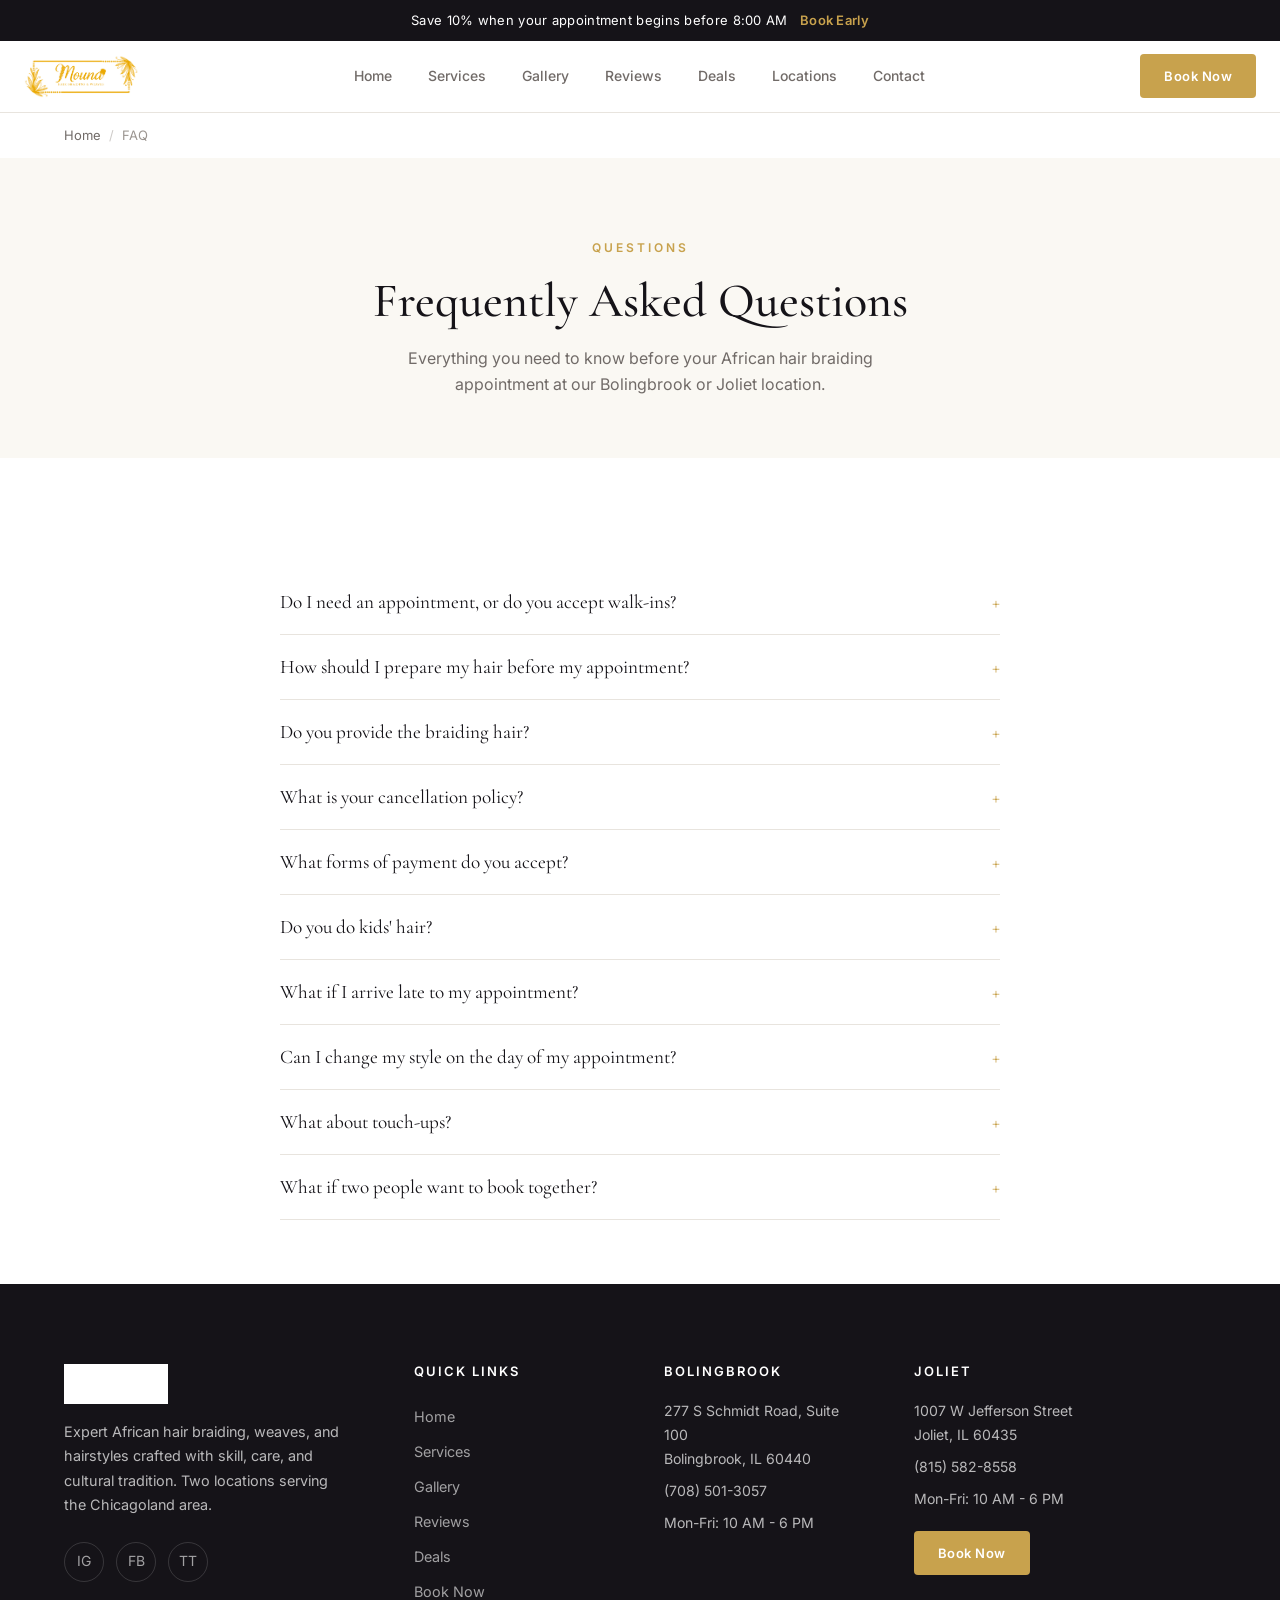
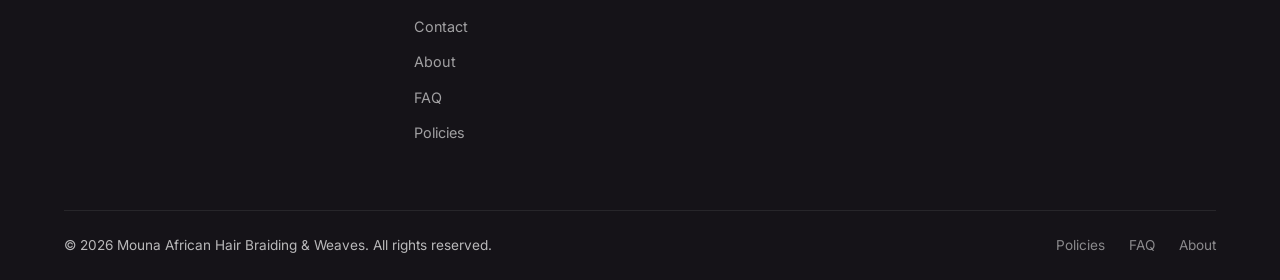
<file: faq.html>
<!DOCTYPE html>
<html lang="en">
<head>
<meta charset="UTF-8">
<meta name="viewport" content="width=device-width, initial-scale=1.0">
<title>FAQ | Mouna African Hair Braiding - Bolingbrook &amp; Joliet, IL</title>
<meta name="description" content="Frequently asked questions about African hair braiding appointments, hair preparation, pricing, cancellation policy, and more at Mouna Hair Braiding.">
<meta name="keywords" content="African hair braiding FAQ, braiding appointment questions, hair braiding preparation, braiding cancellation policy, kids braiding prices">
<meta property="og:title" content="FAQ | Mouna African Hair Braiding">
<meta property="og:description" content="Frequently asked questions about African hair braiding appointments and policies.">
<meta property="og:type" content="website">
<meta property="og:url" content="https://gyussce.github.io/MounaHair/faq.html">
<meta property="og:site_name" content="Mouna African Hair Braiding &amp; Weaves">
<meta property="og:locale" content="en_US">
<meta name="twitter:card" content="summary_large_image">
<meta name="twitter:title" content="FAQ | Mouna African Hair Braiding">
<meta name="twitter:description" content="Frequently asked questions about African hair braiding.">
<link rel="canonical" href="https://gyussce.github.io/MounaHair/faq.html">
<link rel="icon" type="image/png" href="img/logo.png">
<link rel="preconnect" href="https://fonts.googleapis.com">
<link rel="preconnect" href="https://fonts.gstatic.com" crossorigin>
<link href="https://fonts.googleapis.com/css2?family=Cormorant+Garamond:ital,wght@0,300;0,400;0,500;0,600;0,700;1,300;1,400;1,500&family=Inter:wght@300;400;500;600;700&display=swap" rel="stylesheet">
<link rel="stylesheet" href="css/styles.css">
<script type="application/ld+json">
{
  "@context": "https://schema.org",
  "@type": "FAQPage",
  "mainEntity": [
    {"@type": "Question", "name": "Do I need an appointment, or do you accept walk-ins?", "acceptedAnswer": {"@type": "Answer", "text": "We recommend booking ahead to secure your preferred date and time. A $50 non-refundable deposit is required at the time of booking. Walk-ins may be accommodated based on availability, but appointments take priority."}},
    {"@type": "Question", "name": "How should I prepare my hair before my appointment?", "acceptedAnswer": {"@type": "Answer", "text": "Please arrive with your hair fully washed, detangled, and stretched (unless you've booked a wash or prep add-on). We offer washing and detangling for short hair at an additional $20. For Afro-textured or very tangled hair, we charge $40 for the wash service."}},
    {"@type": "Question", "name": "Do you provide the braiding hair?", "acceptedAnswer": {"@type": "Answer", "text": "Yes, Kanekalon braiding hair is included with your service at no extra charge. Human hair is not provided for boho knotless styles but is available for purchase in our salon. There is a $20 surcharge for color-mix requests."}},
    {"@type": "Question", "name": "What is your cancellation policy?", "acceptedAnswer": {"@type": "Answer", "text": "Please cancel or reschedule at least 24 hours in advance to avoid losing your deposit or being charged a cancellation fee. No-shows without prior communication may result in being blocked from future bookings."}},
    {"@type": "Question", "name": "What forms of payment do you accept?", "acceptedAnswer": {"@type": "Answer", "text": "We accept cash, Zelle, and Cash App. The $50 deposit is applied toward your total balance and must be paid at the time of booking. Tips are always appreciated but never required."}},
    {"@type": "Question", "name": "Do you do kids' hair?", "acceptedAnswer": {"@type": "Answer", "text": "Yes! We offer $20 off for children 8 and under, and $30 off for children ages 8-12. Discounts only apply when hair is average length; long hair is subject to regular pricing."}},
    {"@type": "Question", "name": "What if I arrive late to my appointment?", "acceptedAnswer": {"@type": "Answer", "text": "We allow a 10-15 minute grace period. After that, we may need to reschedule or adjust the service depending on availability."}},
    {"@type": "Question", "name": "Can I change my style on the day of my appointment?", "acceptedAnswer": {"@type": "Answer", "text": "We ask that you decide on your style before your appointment. Last-minute changes may not be accommodated depending on the complexity and time required for the new style."}},
    {"@type": "Question", "name": "What about touch-ups?", "acceptedAnswer": {"@type": "Answer", "text": "Touch-up appointments should be booked within 2 weeks of your original style. Contact us to schedule your touch-up at either location."}},
    {"@type": "Question", "name": "What if two people want to book together?", "acceptedAnswer": {"@type": "Answer", "text": "Absolutely! We can accommodate two people at the same time. There is an additional $50 charge for simultaneous appointments to ensure we have the staff available."}}
  ]
}
</script>
<script type="application/ld+json">
{"@context":"https://schema.org","@type":"BreadcrumbList","itemListElement":[{"@type":"ListItem","position":1,"name":"Home","item":"https://gyussce.github.io/MounaHair/"},{"@type":"ListItem","position":2,"name":"FAQ","item":"https://gyussce.github.io/MounaHair/faq.html"}]}
</script>
</head>
<body>
<div class="page-transition" aria-hidden="true"></div>
<div class="announcement-bar" role="banner">
  Save 10% when your appointment begins before 8:00 AM
  <a href="deals.html">Book Early</a>
</div>
<header class="header" role="banner">
  <div class="header-inner">
    <a href="index.html" class="logo" aria-label="Mouna African Hair Braiding - Home">
      <img src="img/logo.png" alt="Mouna African Hair Braiding &amp; Weaves" class="logo-img">
    </a>
    <nav class="nav-desktop" role="navigation" aria-label="Main navigation">
      <a href="index.html">Home</a>
      <a href="services.html">Services</a>
      <a href="gallery.html">Gallery</a>
      <a href="reviews.html">Reviews</a>
      <a href="deals.html">Deals</a>
      <a href="locations.html">Locations</a>
      <a href="contact.html">Contact</a>
    </nav>
    <div class="header-actions">
      <a href="https://mounahairbraidingweaves.as.me/" target="_blank" rel="noopener" class="btn btn-primary btn-sm header-book">Book Now</a>
      <button class="mobile-toggle" aria-label="Toggle menu" aria-expanded="false"><span></span><span></span><span></span></button>
    </div>
  </div>
</header>
<div class="mobile-overlay" aria-hidden="true"></div>
<nav class="mobile-nav" role="navigation" aria-label="Mobile navigation">
  <a href="index.html">Home</a><a href="services.html">Services</a><a href="gallery.html">Gallery</a><a href="reviews.html">Reviews</a><a href="deals.html">Deals</a><a href="booking.html">Book Now</a><a href="locations.html">Locations</a><a href="contact.html">Contact</a><a href="about.html">About</a><a href="faq.html">FAQ</a>
  <a href="https://mounahairbraidingweaves.as.me/" target="_blank" rel="noopener" class="btn btn-primary btn-lg">Book Appointment</a>
</nav>
<main>
  <div class="container"><nav class="breadcrumbs" aria-label="Breadcrumb"><a href="index.html">Home</a><span class="sep">/</span><span>FAQ</span></nav></div>
  <div class="page-hero">
    <div class="container">
      <span class="section-label reveal">Questions</span>
      <h1 class="reveal">Frequently Asked Questions</h1>
      <p class="reveal">Everything you need to know before your African hair braiding appointment at our Bolingbrook or Joliet location.</p>
    </div>
  </div>
  <section class="section-padding-sm">
    <div class="container">
      <div class="faq-list">
        <div class="faq-item"><button class="faq-question" aria-expanded="false">Do I need an appointment, or do you accept walk-ins?<span class="faq-icon">+</span></button><div class="faq-answer"><div class="faq-answer-inner">We recommend booking ahead to secure your preferred date and time. A $50 non-refundable deposit is required at the time of booking. Walk-ins may be accommodated based on availability, but appointments take priority.</div></div></div>
        <div class="faq-item"><button class="faq-question" aria-expanded="false">How should I prepare my hair before my appointment?<span class="faq-icon">+</span></button><div class="faq-answer"><div class="faq-answer-inner">Please arrive with your hair fully washed, detangled, and stretched (unless you've booked a wash or prep add-on). We offer washing and detangling for short hair at an additional $20. For Afro-textured or very tangled hair, we charge $40 for the wash service.</div></div></div>
        <div class="faq-item"><button class="faq-question" aria-expanded="false">Do you provide the braiding hair?<span class="faq-icon">+</span></button><div class="faq-answer"><div class="faq-answer-inner">Yes, Kanekalon braiding hair is included with your service at no extra charge. Please note that human hair is not provided for boho knotless styles - however, we have human hair in all colors available for purchase separately in our salon. There is a $20 surcharge for color-mix requests.</div></div></div>
        <div class="faq-item"><button class="faq-question" aria-expanded="false">What is your cancellation policy?<span class="faq-icon">+</span></button><div class="faq-answer"><div class="faq-answer-inner">Please cancel or reschedule at least 24 hours in advance to avoid losing your deposit or being charged a cancellation fee. No-shows without prior communication may result in being blocked from future bookings.</div></div></div>
        <div class="faq-item"><button class="faq-question" aria-expanded="false">What forms of payment do you accept?<span class="faq-icon">+</span></button><div class="faq-answer"><div class="faq-answer-inner">We accept cash, Zelle, and Cash App. The $50 deposit is applied toward your total balance and must be paid at the time of booking. Tips are always appreciated but never required.</div></div></div>
        <div class="faq-item"><button class="faq-question" aria-expanded="false">Do you do kids' hair?<span class="faq-icon">+</span></button><div class="faq-answer"><div class="faq-answer-inner">Yes! We welcome kids and offer discounts: $20 off for children 8 and under, and $30 off for children ages 8-12. We ask that children are cooperative and able to sit through the service. Please note that discounts only apply when hair is average length; long hair is subject to regular pricing.</div></div></div>
        <div class="faq-item"><button class="faq-question" aria-expanded="false">What if I arrive late to my appointment?<span class="faq-icon">+</span></button><div class="faq-answer"><div class="faq-answer-inner">We allow a 10-15 minute grace period. After that, we may need to reschedule or adjust the service depending on availability. We appreciate your punctuality so we can give you the full time and attention your style deserves.</div></div></div>
        <div class="faq-item"><button class="faq-question" aria-expanded="false">Can I change my style on the day of my appointment?<span class="faq-icon">+</span></button><div class="faq-answer"><div class="faq-answer-inner">We ask that you decide on your style before your appointment. Last-minute changes may not be accommodated depending on the complexity and time required for the new style.</div></div></div>
        <div class="faq-item"><button class="faq-question" aria-expanded="false">What about touch-ups?<span class="faq-icon">+</span></button><div class="faq-answer"><div class="faq-answer-inner">Touch-up appointments should be booked within 2 weeks of your original style. Contact us to schedule your touch-up at either location.</div></div></div>
        <div class="faq-item"><button class="faq-question" aria-expanded="false">What if two people want to book together?<span class="faq-icon">+</span></button><div class="faq-answer"><div class="faq-answer-inner">Absolutely! We can accommodate two people at the same time. Please note there is an additional $50 charge for simultaneous appointments to ensure we have the staff available to serve you both.</div></div></div>
      </div>
    </div>
  </section>
</main>
<footer class="footer" role="contentinfo">
  <div class="container">
    <div class="footer-grid">
      <div class="footer-brand">
        <a href="index.html" class="logo" aria-label="Mouna African Hair Braiding - Home">
          <img src="img/logo.png" alt="Mouna African Hair Braiding &amp; Weaves" class="logo-img">
        </a>
        <p>Expert African hair braiding, weaves, and hairstyles crafted with skill, care, and cultural tradition. Two locations serving the Chicagoland area.</p>
        <div class="footer-social">
          <a href="https://www.instagram.com/mouna_hair_braiding_/" target="_blank" rel="noopener" aria-label="Instagram">IG</a>
          <a href="https://www.facebook.com/p/Mouna-African-Hair-Braiding-100054514208424/" target="_blank" rel="noopener" aria-label="Facebook">FB</a>
          <a href="https://www.tiktok.com/@mounaafricanhairbraiding" target="_blank" rel="noopener" aria-label="TikTok">TT</a>
        </div>
      </div>
      <div><h4>Quick Links</h4><div class="footer-links"><a href="index.html">Home</a><a href="services.html">Services</a><a href="gallery.html">Gallery</a><a href="reviews.html">Reviews</a><a href="deals.html">Deals</a><a href="booking.html">Book Now</a><a href="contact.html">Contact</a><a href="about.html">About</a><a href="faq.html">FAQ</a><a href="policies.html">Policies</a></div></div>
      <div><h4>Bolingbrook</h4><div class="footer-location-info"><p>277 S Schmidt Road, Suite 100<br>Bolingbrook, IL 60440</p><p style="margin-top:8px;"><a href="tel:+17085013057">(708) 501-3057</a></p><p style="margin-top:8px;">Mon-Fri: 10 AM - 6 PM</p></div></div>
      <div><h4>Joliet</h4><div class="footer-location-info"><p>1007 W Jefferson Street<br>Joliet, IL 60435</p><p style="margin-top:8px;"><a href="tel:+18155828558">(815) 582-8558</a></p><p style="margin-top:8px;">Mon-Fri: 10 AM - 6 PM</p><a href="https://mounahairbraidingweaves.as.me/" target="_blank" rel="noopener" class="btn btn-primary btn-sm" style="margin-top:20px;">Book Now</a></div></div>
    </div>
    <div class="footer-bottom">
      <span>&copy; 2026 Mouna African Hair Braiding &amp; Weaves. All rights reserved.</span>
      <div class="footer-legal"><a href="policies.html">Policies</a><a href="faq.html">FAQ</a><a href="about.html">About</a></div>
    </div>
  </div>
</footer>
<div class="mobile-cta" aria-hidden="true"><a href="https://mounahairbraidingweaves.as.me/" target="_blank" rel="noopener" class="btn btn-primary">Book Your Appointment</a></div>
<script src="js/main.js" defer></script>
</body>
</html>
</file>
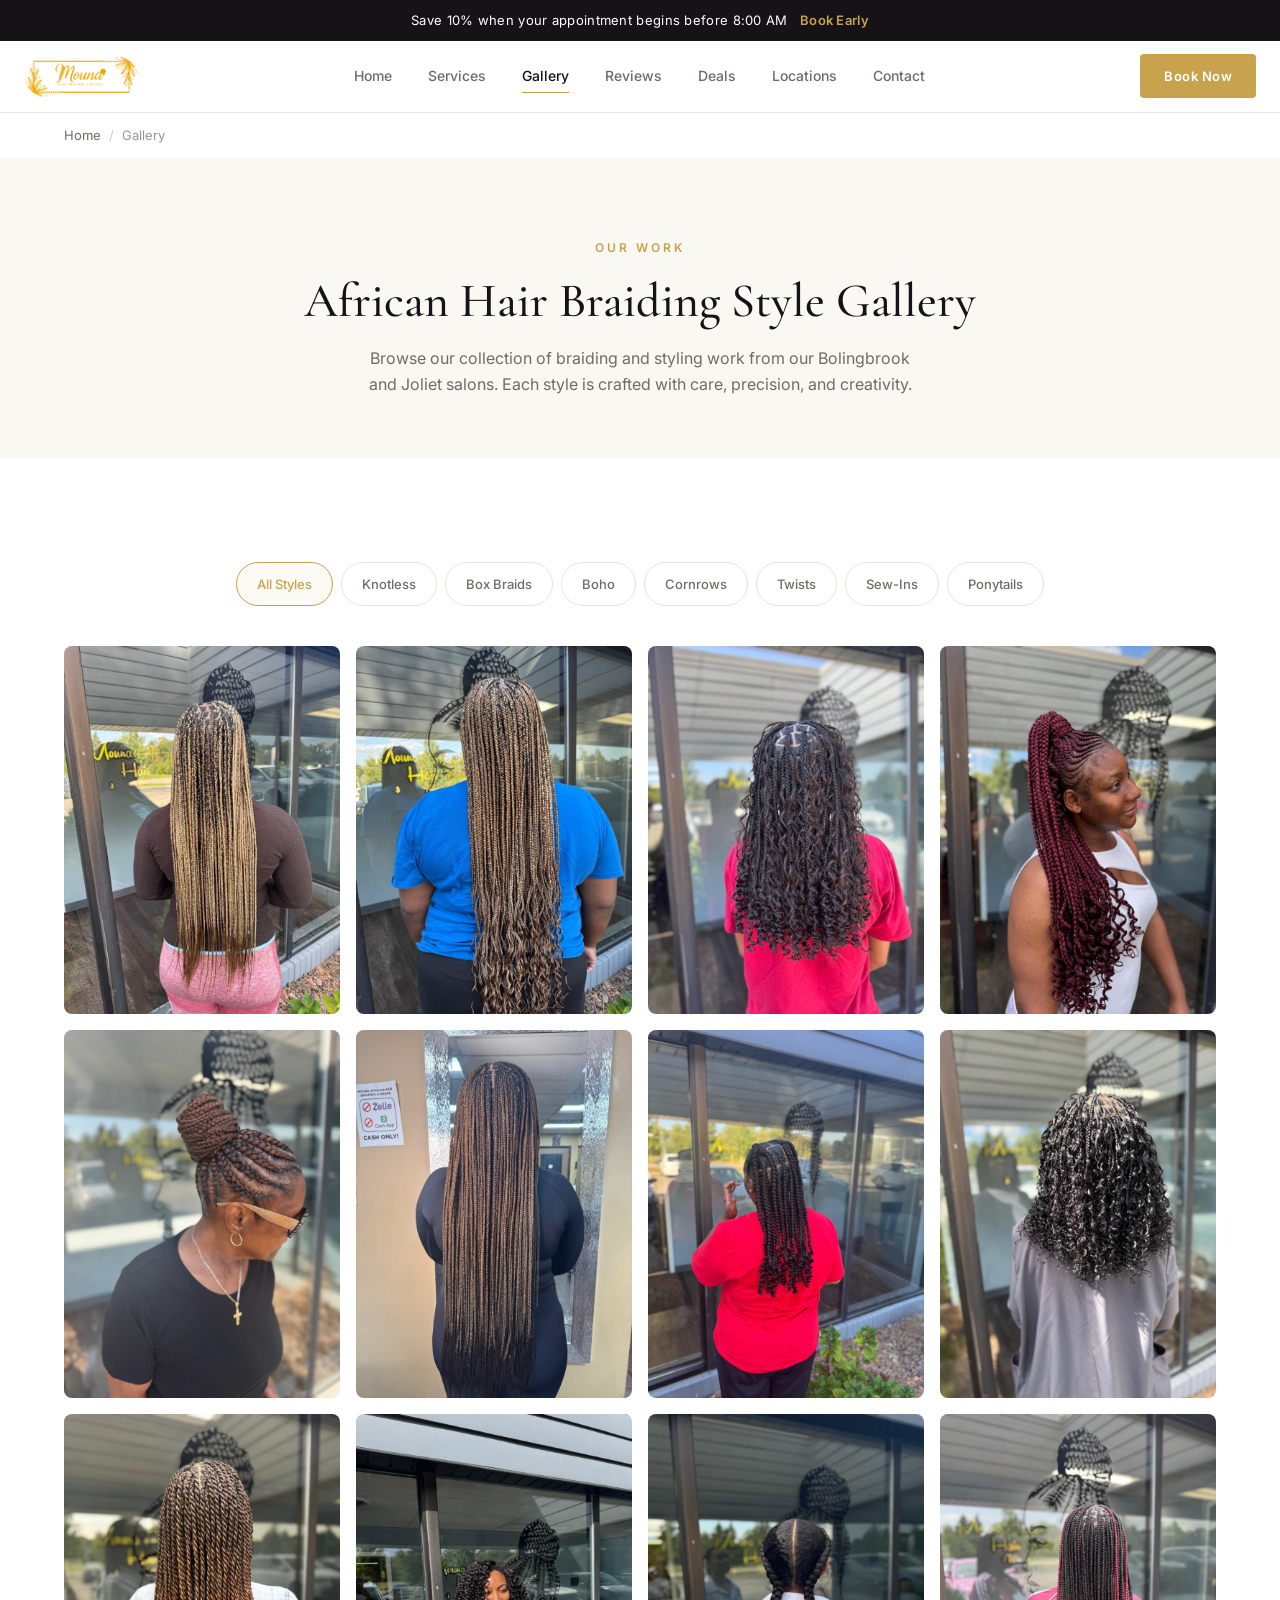
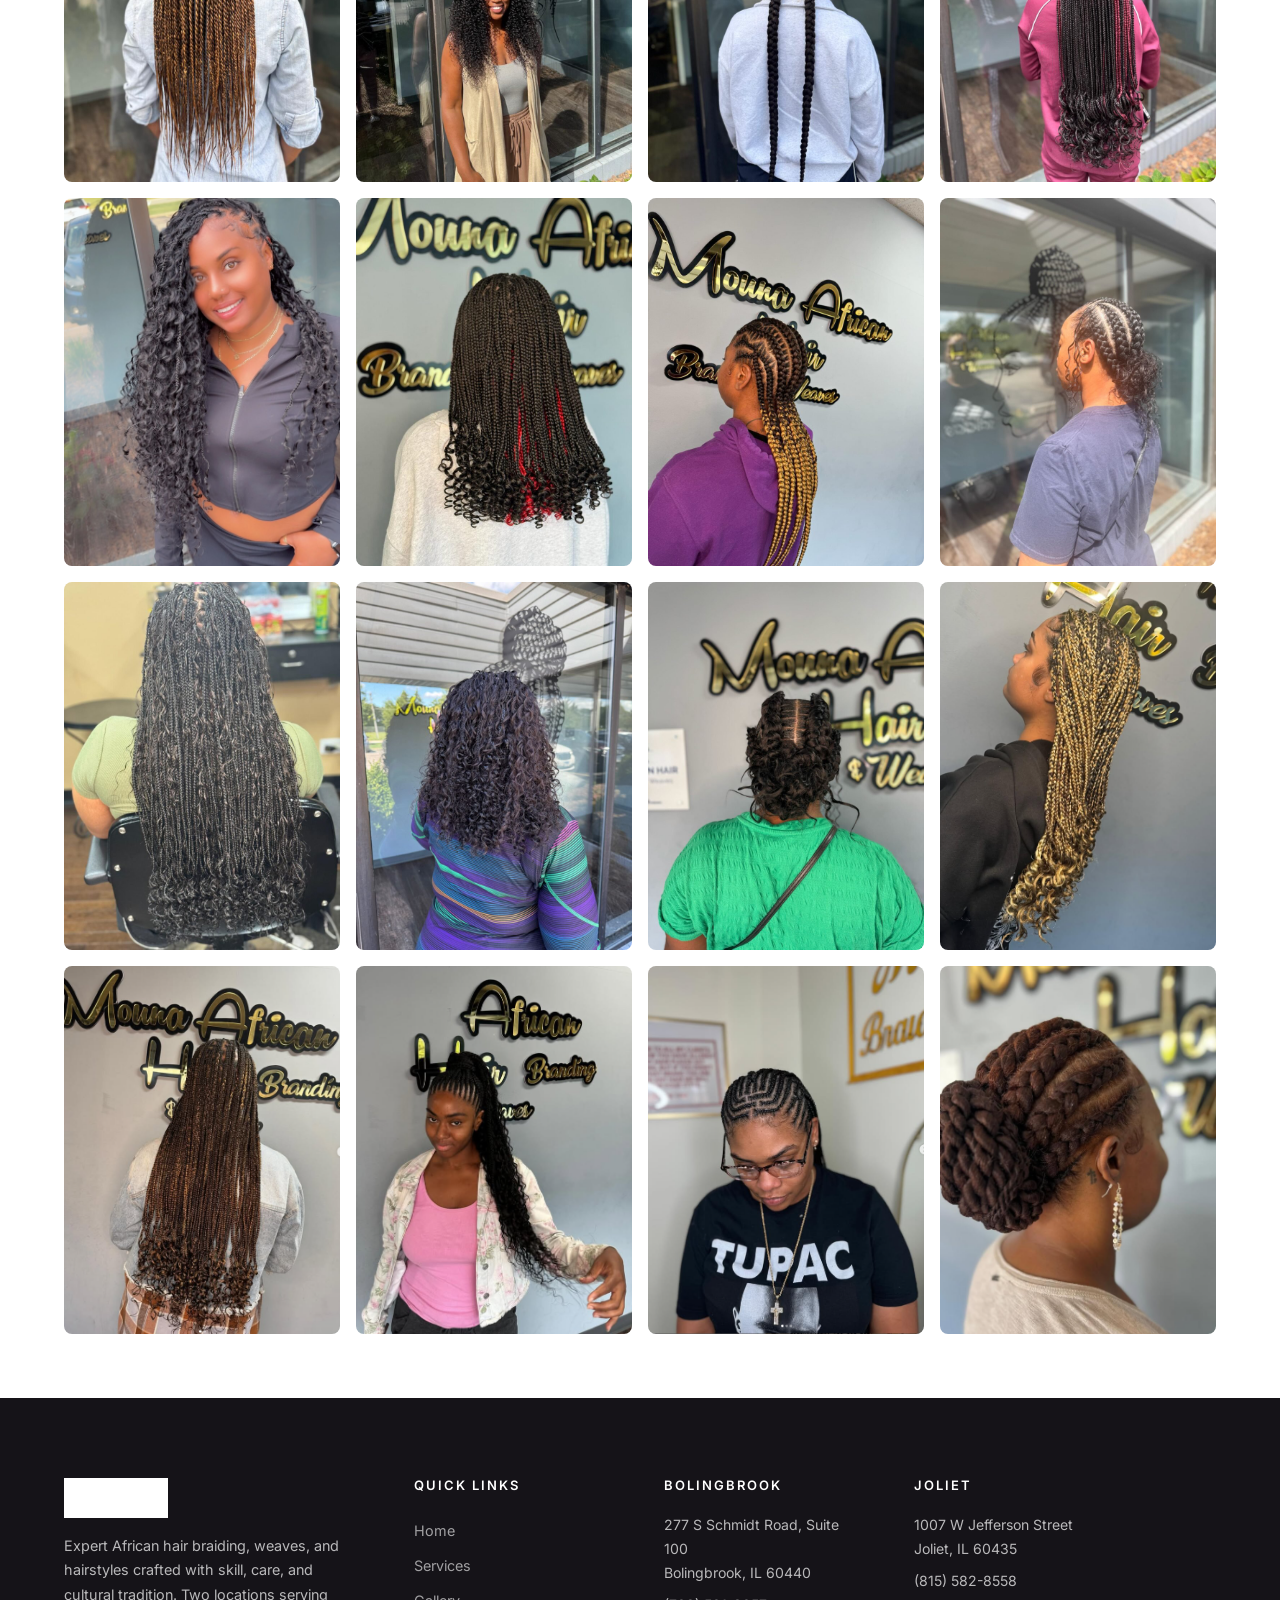
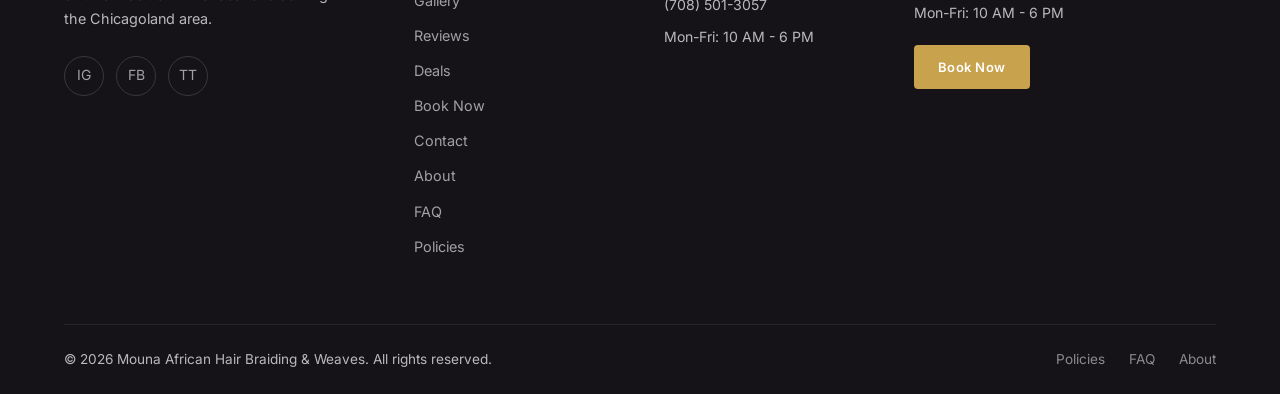
<file: gallery.html>
<!DOCTYPE html>
<html lang="en">
<head>
<meta charset="UTF-8">
<meta name="viewport" content="width=device-width, initial-scale=1.0">
<title>Style Gallery | Mouna African Hair Braiding - Bolingbrook &amp; Joliet, IL</title>
<meta name="description" content="Browse our African hair braiding gallery. See real examples of knotless braids, box braids, boho styles, cornrows, and more from our Bolingbrook &amp; Joliet salons.">
<meta name="keywords" content="African braiding gallery, knotless braids photos, box braids examples, boho braids gallery, cornrows styles Bolingbrook Joliet">
<meta property="og:title" content="Style Gallery | Mouna African Hair Braiding">
<meta property="og:description" content="Browse our African hair braiding gallery. Real examples from our Bolingbrook &amp; Joliet salons.">
<meta property="og:type" content="website">
<meta property="og:url" content="https://gyussce.github.io/MounaHair/gallery.html">
<meta property="og:site_name" content="Mouna African Hair Braiding &amp; Weaves">
<meta property="og:locale" content="en_US">
<meta name="twitter:card" content="summary_large_image">
<meta name="twitter:title" content="Style Gallery | Mouna African Hair Braiding">
<meta name="twitter:description" content="Browse our African hair braiding gallery from our Bolingbrook &amp; Joliet salons.">
<link rel="canonical" href="https://gyussce.github.io/MounaHair/gallery.html">
<link rel="icon" type="image/png" href="img/logo.png">
<link rel="preconnect" href="https://fonts.googleapis.com">
<link rel="preconnect" href="https://fonts.gstatic.com" crossorigin>
<link href="https://fonts.googleapis.com/css2?family=Cormorant+Garamond:ital,wght@0,300;0,400;0,500;0,600;0,700;1,300;1,400;1,500&family=Inter:wght@300;400;500;600;700&display=swap" rel="stylesheet">
<link rel="stylesheet" href="css/styles.css">
<script type="application/ld+json">
{"@context":"https://schema.org","@type":"BreadcrumbList","itemListElement":[{"@type":"ListItem","position":1,"name":"Home","item":"https://gyussce.github.io/MounaHair/"},{"@type":"ListItem","position":2,"name":"Gallery","item":"https://gyussce.github.io/MounaHair/gallery.html"}]}
</script>
</head>
<body>
<div class="page-transition" aria-hidden="true"></div>
<div class="announcement-bar" role="banner">
  Save 10% when your appointment begins before 8:00 AM
  <a href="deals.html">Book Early</a>
</div>
<header class="header" role="banner">
  <div class="header-inner">
    <a href="index.html" class="logo" aria-label="Mouna African Hair Braiding - Home">
      <img src="img/logo.png" alt="Mouna African Hair Braiding &amp; Weaves" class="logo-img">
    </a>
    <nav class="nav-desktop" role="navigation" aria-label="Main navigation">
      <a href="index.html">Home</a>
      <a href="services.html">Services</a>
      <a href="gallery.html" class="active">Gallery</a>
      <a href="reviews.html">Reviews</a>
      <a href="deals.html">Deals</a>
      <a href="locations.html">Locations</a>
      <a href="contact.html">Contact</a>
    </nav>
    <div class="header-actions">
      <a href="https://mounahairbraidingweaves.as.me/" target="_blank" rel="noopener" class="btn btn-primary btn-sm header-book">Book Now</a>
      <button class="mobile-toggle" aria-label="Toggle menu" aria-expanded="false"><span></span><span></span><span></span></button>
    </div>
  </div>
</header>
<div class="mobile-overlay" aria-hidden="true"></div>
<nav class="mobile-nav" role="navigation" aria-label="Mobile navigation">
  <a href="index.html">Home</a><a href="services.html">Services</a><a href="gallery.html">Gallery</a><a href="reviews.html">Reviews</a><a href="deals.html">Deals</a><a href="booking.html">Book Now</a><a href="locations.html">Locations</a><a href="contact.html">Contact</a><a href="about.html">About</a><a href="faq.html">FAQ</a>
  <a href="https://mounahairbraidingweaves.as.me/" target="_blank" rel="noopener" class="btn btn-primary btn-lg">Book Appointment</a>
</nav>
<main>
  <div class="container"><nav class="breadcrumbs" aria-label="Breadcrumb"><a href="index.html">Home</a><span class="sep">/</span><span>Gallery</span></nav></div>
  <div class="page-hero">
    <div class="container">
      <span class="section-label reveal">Our Work</span>
      <h1 class="reveal">African Hair Braiding Style Gallery</h1>
      <p class="reveal">Browse our collection of braiding and styling work from our Bolingbrook and Joliet salons. Each style is crafted with care, precision, and creativity.</p>
    </div>
  </div>
  <section class="section-padding-sm">
    <div class="container">
      <div class="gallery-filters">
        <button class="gallery-filter-btn active" data-filter="all">All Styles</button>
        <button class="gallery-filter-btn" data-filter="knotless">Knotless</button>
        <button class="gallery-filter-btn" data-filter="box">Box Braids</button>
        <button class="gallery-filter-btn" data-filter="boho">Boho</button>
        <button class="gallery-filter-btn" data-filter="cornrows">Cornrows</button>
        <button class="gallery-filter-btn" data-filter="twists">Twists</button>
        <button class="gallery-filter-btn" data-filter="sew-in">Sew-Ins</button>
        <button class="gallery-filter-btn" data-filter="ponytail">Ponytails</button>
      </div>
      <div class="gallery-grid" id="galleryGrid"></div>
    </div>
  </section>
</main>
<div class="lightbox" id="lightbox" role="dialog" aria-label="Image lightbox" aria-hidden="true">
  <button class="lightbox-close" aria-label="Close lightbox">&times;</button>
  <button class="lightbox-nav lightbox-prev" aria-label="Previous image"><svg viewBox="0 0 24 24" fill="none" stroke="currentColor" stroke-width="2" width="24" height="24"><polyline points="15 18 9 12 15 6"/></svg></button>
  <button class="lightbox-nav lightbox-next" aria-label="Next image"><svg viewBox="0 0 24 24" fill="none" stroke="currentColor" stroke-width="2" width="24" height="24"><polyline points="9 18 15 12 9 6"/></svg></button>
  <div class="lightbox-content">
    <div class="lightbox-image" id="lightboxImage"></div>
    <div class="lightbox-title" id="lightboxTitle"></div>
  </div>
</div>
<footer class="footer" role="contentinfo">
  <div class="container">
    <div class="footer-grid">
      <div class="footer-brand">
        <a href="index.html" class="logo" aria-label="Mouna African Hair Braiding - Home">
          <img src="img/logo.png" alt="Mouna African Hair Braiding &amp; Weaves" class="logo-img">
        </a>
        <p>Expert African hair braiding, weaves, and hairstyles crafted with skill, care, and cultural tradition. Two locations serving the Chicagoland area.</p>
        <div class="footer-social">
          <a href="https://www.instagram.com/mouna_hair_braiding_/" target="_blank" rel="noopener" aria-label="Instagram">IG</a>
          <a href="https://www.facebook.com/p/Mouna-African-Hair-Braiding-100054514208424/" target="_blank" rel="noopener" aria-label="Facebook">FB</a>
          <a href="https://www.tiktok.com/@mounaafricanhairbraiding" target="_blank" rel="noopener" aria-label="TikTok">TT</a>
        </div>
      </div>
      <div><h4>Quick Links</h4><div class="footer-links"><a href="index.html">Home</a><a href="services.html">Services</a><a href="gallery.html">Gallery</a><a href="reviews.html">Reviews</a><a href="deals.html">Deals</a><a href="booking.html">Book Now</a><a href="contact.html">Contact</a><a href="about.html">About</a><a href="faq.html">FAQ</a><a href="policies.html">Policies</a></div></div>
      <div><h4>Bolingbrook</h4><div class="footer-location-info"><p>277 S Schmidt Road, Suite 100<br>Bolingbrook, IL 60440</p><p style="margin-top:8px;"><a href="tel:+17085013057">(708) 501-3057</a></p><p style="margin-top:8px;">Mon-Fri: 10 AM - 6 PM</p></div></div>
      <div><h4>Joliet</h4><div class="footer-location-info"><p>1007 W Jefferson Street<br>Joliet, IL 60435</p><p style="margin-top:8px;"><a href="tel:+18155828558">(815) 582-8558</a></p><p style="margin-top:8px;">Mon-Fri: 10 AM - 6 PM</p><a href="https://mounahairbraidingweaves.as.me/" target="_blank" rel="noopener" class="btn btn-primary btn-sm" style="margin-top:20px;">Book Now</a></div></div>
    </div>
    <div class="footer-bottom">
      <span>&copy; 2026 Mouna African Hair Braiding &amp; Weaves. All rights reserved.</span>
      <div class="footer-legal"><a href="policies.html">Policies</a><a href="faq.html">FAQ</a><a href="about.html">About</a></div>
    </div>
  </div>
</footer>
<div class="mobile-cta" aria-hidden="true"><a href="https://mounahairbraidingweaves.as.me/" target="_blank" rel="noopener" class="btn btn-primary">Book Your Appointment</a></div>
<script src="js/main.js" defer></script>
</body>
</html>
</file>
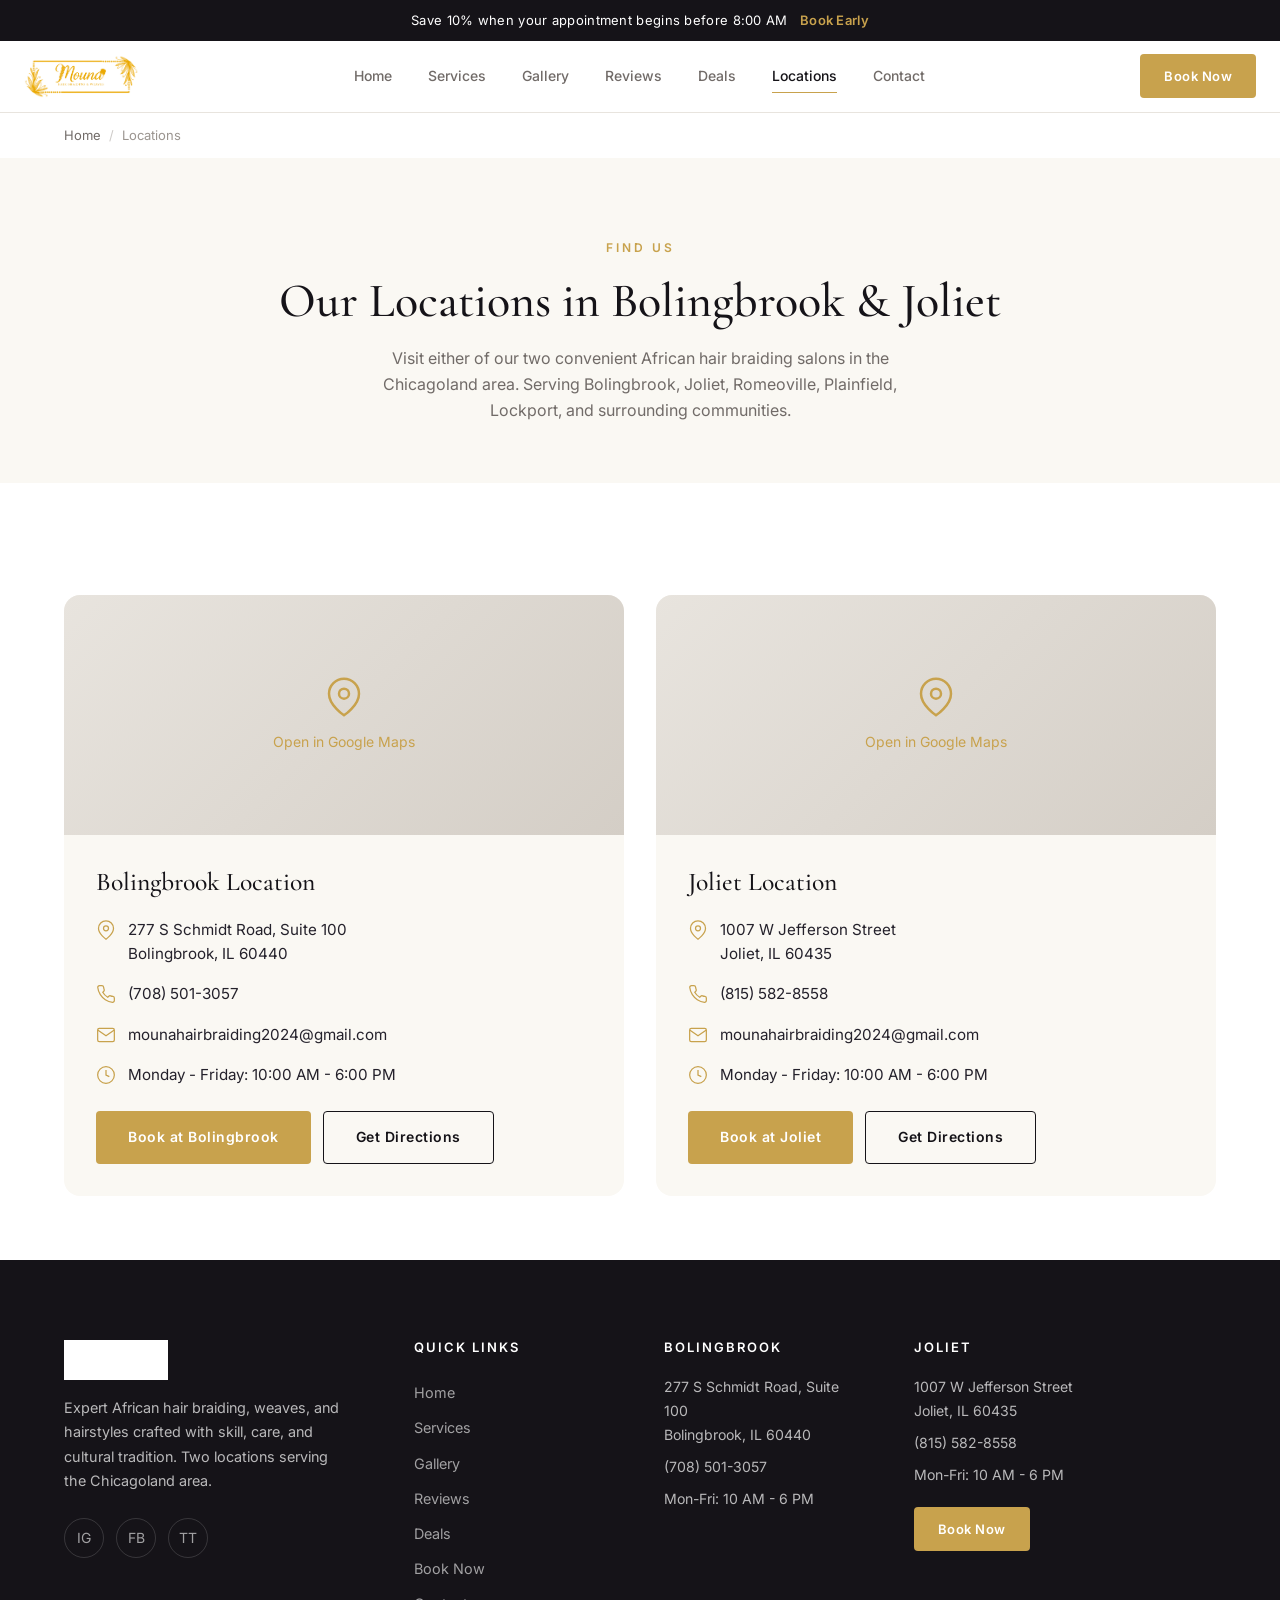
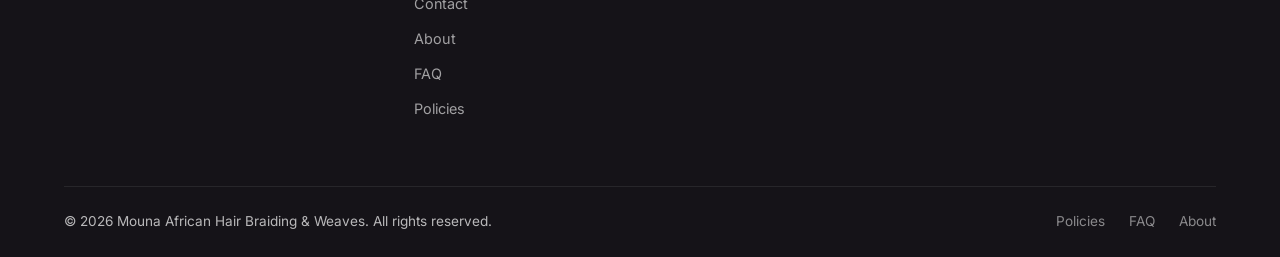
<file: locations.html>
<!DOCTYPE html>
<html lang="en">
<head>
<meta charset="UTF-8">
<meta name="viewport" content="width=device-width, initial-scale=1.0">
<title>Locations | Mouna African Hair Braiding - Bolingbrook &amp; Joliet, IL</title>
<meta name="description" content="Visit Mouna African Hair Braiding at two convenient locations: 277 S Schmidt Road, Bolingbrook, IL 60440 or 1007 W Jefferson Street, Joliet, IL 60435.">
<meta name="keywords" content="African hair braiding Bolingbrook IL location, braiding salon Joliet IL address, hair braiding near me Bolingbrook, best braider near Joliet">
<meta property="og:title" content="Locations | Mouna African Hair Braiding - Bolingbrook &amp; Joliet">
<meta property="og:description" content="Visit Mouna African Hair Braiding at two convenient locations in Bolingbrook &amp; Joliet, IL.">
<meta property="og:type" content="website">
<meta property="og:url" content="https://gyussce.github.io/MounaHair/locations.html">
<meta property="og:site_name" content="Mouna African Hair Braiding &amp; Weaves">
<meta property="og:locale" content="en_US">
<meta name="twitter:card" content="summary_large_image">
<meta name="twitter:title" content="Locations | Mouna African Hair Braiding">
<meta name="twitter:description" content="Two convenient locations in Bolingbrook &amp; Joliet, IL.">
<link rel="canonical" href="https://gyussce.github.io/MounaHair/locations.html">
<link rel="icon" type="image/png" href="img/logo.png">
<link rel="preconnect" href="https://fonts.googleapis.com">
<link rel="preconnect" href="https://fonts.gstatic.com" crossorigin>
<link href="https://fonts.googleapis.com/css2?family=Cormorant+Garamond:ital,wght@0,300;0,400;0,500;0,600;0,700;1,300;1,400;1,500&family=Inter:wght@300;400;500;600;700&display=swap" rel="stylesheet">
<link rel="stylesheet" href="css/styles.css">
<script type="application/ld+json">
[{
  "@context": "https://schema.org",
  "@type": "HairSalon",
  "name": "Mouna African Hair Braiding & Weaves - Bolingbrook",
  "address": {"@type": "PostalAddress", "streetAddress": "277 S Schmidt Road, Suite 100", "addressLocality": "Bolingbrook", "addressRegion": "IL", "postalCode": "60440", "addressCountry": "US"},
  "geo": {"@type": "GeoCoordinates", "latitude": 41.6986, "longitude": -88.0726},
  "telephone": "+17085013057",
  "email": "mounahairbraiding2024@gmail.com",
  "openingHours": "Mo-Fr 10:00-18:00",
  "url": "https://gyussce.github.io/MounaHair/locations.html"
},{
  "@context": "https://schema.org",
  "@type": "HairSalon",
  "name": "Mouna African Hair Braiding & Weaves - Joliet",
  "address": {"@type": "PostalAddress", "streetAddress": "1007 W Jefferson Street", "addressLocality": "Joliet", "addressRegion": "IL", "postalCode": "60435", "addressCountry": "US"},
  "geo": {"@type": "GeoCoordinates", "latitude": 41.5250, "longitude": -88.0917},
  "telephone": "+18155828558",
  "email": "mounahairbraiding2024@gmail.com",
  "openingHours": "Mo-Fr 10:00-18:00",
  "url": "https://gyussce.github.io/MounaHair/locations.html"
}]
</script>
<script type="application/ld+json">
{"@context":"https://schema.org","@type":"BreadcrumbList","itemListElement":[{"@type":"ListItem","position":1,"name":"Home","item":"https://gyussce.github.io/MounaHair/"},{"@type":"ListItem","position":2,"name":"Locations","item":"https://gyussce.github.io/MounaHair/locations.html"}]}
</script>
</head>
<body>
<div class="page-transition" aria-hidden="true"></div>
<div class="announcement-bar" role="banner">
  Save 10% when your appointment begins before 8:00 AM
  <a href="deals.html">Book Early</a>
</div>
<header class="header" role="banner">
  <div class="header-inner">
    <a href="index.html" class="logo" aria-label="Mouna African Hair Braiding - Home">
      <img src="img/logo.png" alt="Mouna African Hair Braiding &amp; Weaves" class="logo-img">
    </a>
    <nav class="nav-desktop" role="navigation" aria-label="Main navigation">
      <a href="index.html">Home</a>
      <a href="services.html">Services</a>
      <a href="gallery.html">Gallery</a>
      <a href="reviews.html">Reviews</a>
      <a href="deals.html">Deals</a>
      <a href="locations.html" class="active">Locations</a>
      <a href="contact.html">Contact</a>
    </nav>
    <div class="header-actions">
      <a href="https://mounahairbraidingweaves.as.me/" target="_blank" rel="noopener" class="btn btn-primary btn-sm header-book">Book Now</a>
      <button class="mobile-toggle" aria-label="Toggle menu" aria-expanded="false"><span></span><span></span><span></span></button>
    </div>
  </div>
</header>
<div class="mobile-overlay" aria-hidden="true"></div>
<nav class="mobile-nav" role="navigation" aria-label="Mobile navigation">
  <a href="index.html">Home</a><a href="services.html">Services</a><a href="gallery.html">Gallery</a><a href="reviews.html">Reviews</a><a href="deals.html">Deals</a><a href="booking.html">Book Now</a><a href="locations.html">Locations</a><a href="contact.html">Contact</a><a href="about.html">About</a><a href="faq.html">FAQ</a>
  <a href="https://mounahairbraidingweaves.as.me/" target="_blank" rel="noopener" class="btn btn-primary btn-lg">Book Appointment</a>
</nav>
<main>
  <div class="container"><nav class="breadcrumbs" aria-label="Breadcrumb"><a href="index.html">Home</a><span class="sep">/</span><span>Locations</span></nav></div>
  <div class="page-hero">
    <div class="container">
      <span class="section-label reveal">Find Us</span>
      <h1 class="reveal">Our Locations in Bolingbrook &amp; Joliet</h1>
      <p class="reveal">Visit either of our two convenient African hair braiding salons in the Chicagoland area. Serving Bolingbrook, Joliet, Romeoville, Plainfield, Lockport, and surrounding communities.</p>
    </div>
  </div>
  <section class="section-padding-sm">
    <div class="container">
      <div class="locations-grid stagger-grid">
        <div class="location-item reveal">
          <div class="location-map" style="height:240px;"><div style="text-align:center;">
            <svg viewBox="0 0 24 24" fill="none" stroke="var(--gold)" stroke-width="1.5" width="40" height="40" style="margin-bottom:8px;"><path d="M21 10c0 7-9 13-9 13s-9-6-9-13a9 9 0 0118 0z"/><circle cx="12" cy="10" r="3"/></svg>
            <br><a href="https://maps.google.com/?q=277+S+Schmidt+Rd+Bolingbrook+IL" target="_blank" rel="noopener" style="color:var(--gold);">Open in Google Maps</a></div></div>
          <div class="location-body">
            <h3 class="location-name">Bolingbrook Location</h3>
            <div class="location-detail">
              <svg viewBox="0 0 24 24" fill="none" stroke="currentColor" stroke-width="1.5" class="location-detail-svg"><path d="M21 10c0 7-9 13-9 13s-9-6-9-13a9 9 0 0118 0z"/><circle cx="12" cy="10" r="3"/></svg>
              <span>277 S Schmidt Road, Suite 100<br>Bolingbrook, IL 60440</span>
            </div>
            <div class="location-detail">
              <svg viewBox="0 0 24 24" fill="none" stroke="currentColor" stroke-width="1.5" class="location-detail-svg"><path d="M22 16.92v3a2 2 0 01-2.18 2 19.79 19.79 0 01-8.63-3.07 19.5 19.5 0 01-6-6 19.79 19.79 0 01-3.07-8.67A2 2 0 014.11 2h3a2 2 0 012 1.72c.127.96.361 1.903.7 2.81a2 2 0 01-.45 2.11L8.09 9.91a16 16 0 006 6l1.27-1.27a2 2 0 012.11-.45c.907.339 1.85.573 2.81.7A2 2 0 0122 16.92z"/></svg>
              <a href="tel:+17085013057">(708) 501-3057</a>
            </div>
            <div class="location-detail">
              <svg viewBox="0 0 24 24" fill="none" stroke="currentColor" stroke-width="1.5" class="location-detail-svg"><path d="M4 4h16c1.1 0 2 .9 2 2v12c0 1.1-.9 2-2 2H4c-1.1 0-2-.9-2-2V6c0-1.1.9-2 2-2z"/><polyline points="22,6 12,13 2,6"/></svg>
              <a href="mailto:mounahairbraiding2024@gmail.com">mounahairbraiding2024@gmail.com</a>
            </div>
            <div class="location-detail">
              <svg viewBox="0 0 24 24" fill="none" stroke="currentColor" stroke-width="1.5" class="location-detail-svg"><circle cx="12" cy="12" r="10"/><polyline points="12 6 12 12 16 14"/></svg>
              <span>Monday - Friday: 10:00 AM - 6:00 PM</span>
            </div>
            <div class="location-actions">
              <a href="https://mounahairbraidingweaves.as.me/" target="_blank" rel="noopener" class="btn btn-primary">Book at Bolingbrook</a>
              <a href="https://maps.google.com/?q=277+S+Schmidt+Rd+Bolingbrook+IL" target="_blank" rel="noopener" class="btn btn-secondary">Get Directions</a>
            </div>
          </div>
        </div>
        <div class="location-item reveal">
          <div class="location-map" style="height:240px;"><div style="text-align:center;">
            <svg viewBox="0 0 24 24" fill="none" stroke="var(--gold)" stroke-width="1.5" width="40" height="40" style="margin-bottom:8px;"><path d="M21 10c0 7-9 13-9 13s-9-6-9-13a9 9 0 0118 0z"/><circle cx="12" cy="10" r="3"/></svg>
            <br><a href="https://maps.google.com/?q=1007+W+Jefferson+St+Joliet+IL" target="_blank" rel="noopener" style="color:var(--gold);">Open in Google Maps</a></div></div>
          <div class="location-body">
            <h3 class="location-name">Joliet Location</h3>
            <div class="location-detail">
              <svg viewBox="0 0 24 24" fill="none" stroke="currentColor" stroke-width="1.5" class="location-detail-svg"><path d="M21 10c0 7-9 13-9 13s-9-6-9-13a9 9 0 0118 0z"/><circle cx="12" cy="10" r="3"/></svg>
              <span>1007 W Jefferson Street<br>Joliet, IL 60435</span>
            </div>
            <div class="location-detail">
              <svg viewBox="0 0 24 24" fill="none" stroke="currentColor" stroke-width="1.5" class="location-detail-svg"><path d="M22 16.92v3a2 2 0 01-2.18 2 19.79 19.79 0 01-8.63-3.07 19.5 19.5 0 01-6-6 19.79 19.79 0 01-3.07-8.67A2 2 0 014.11 2h3a2 2 0 012 1.72c.127.96.361 1.903.7 2.81a2 2 0 01-.45 2.11L8.09 9.91a16 16 0 006 6l1.27-1.27a2 2 0 012.11-.45c.907.339 1.85.573 2.81.7A2 2 0 0122 16.92z"/></svg>
              <a href="tel:+18155828558">(815) 582-8558</a>
            </div>
            <div class="location-detail">
              <svg viewBox="0 0 24 24" fill="none" stroke="currentColor" stroke-width="1.5" class="location-detail-svg"><path d="M4 4h16c1.1 0 2 .9 2 2v12c0 1.1-.9 2-2 2H4c-1.1 0-2-.9-2-2V6c0-1.1.9-2 2-2z"/><polyline points="22,6 12,13 2,6"/></svg>
              <a href="mailto:mounahairbraiding2024@gmail.com">mounahairbraiding2024@gmail.com</a>
            </div>
            <div class="location-detail">
              <svg viewBox="0 0 24 24" fill="none" stroke="currentColor" stroke-width="1.5" class="location-detail-svg"><circle cx="12" cy="12" r="10"/><polyline points="12 6 12 12 16 14"/></svg>
              <span>Monday - Friday: 10:00 AM - 6:00 PM</span>
            </div>
            <div class="location-actions">
              <a href="https://mounahairbraidingweaves.as.me/" target="_blank" rel="noopener" class="btn btn-primary">Book at Joliet</a>
              <a href="https://maps.google.com/?q=1007+W+Jefferson+St+Joliet+IL" target="_blank" rel="noopener" class="btn btn-secondary">Get Directions</a>
            </div>
          </div>
        </div>
      </div>
    </div>
  </section>
</main>
<footer class="footer" role="contentinfo">
  <div class="container">
    <div class="footer-grid">
      <div class="footer-brand">
        <a href="index.html" class="logo" aria-label="Mouna African Hair Braiding - Home">
          <img src="img/logo.png" alt="Mouna African Hair Braiding &amp; Weaves" class="logo-img">
        </a>
        <p>Expert African hair braiding, weaves, and hairstyles crafted with skill, care, and cultural tradition. Two locations serving the Chicagoland area.</p>
        <div class="footer-social">
          <a href="https://www.instagram.com/mouna_hair_braiding_/" target="_blank" rel="noopener" aria-label="Instagram">IG</a>
          <a href="https://www.facebook.com/p/Mouna-African-Hair-Braiding-100054514208424/" target="_blank" rel="noopener" aria-label="Facebook">FB</a>
          <a href="https://www.tiktok.com/@mounaafricanhairbraiding" target="_blank" rel="noopener" aria-label="TikTok">TT</a>
        </div>
      </div>
      <div><h4>Quick Links</h4><div class="footer-links"><a href="index.html">Home</a><a href="services.html">Services</a><a href="gallery.html">Gallery</a><a href="reviews.html">Reviews</a><a href="deals.html">Deals</a><a href="booking.html">Book Now</a><a href="contact.html">Contact</a><a href="about.html">About</a><a href="faq.html">FAQ</a><a href="policies.html">Policies</a></div></div>
      <div><h4>Bolingbrook</h4><div class="footer-location-info"><p>277 S Schmidt Road, Suite 100<br>Bolingbrook, IL 60440</p><p style="margin-top:8px;"><a href="tel:+17085013057">(708) 501-3057</a></p><p style="margin-top:8px;">Mon-Fri: 10 AM - 6 PM</p></div></div>
      <div><h4>Joliet</h4><div class="footer-location-info"><p>1007 W Jefferson Street<br>Joliet, IL 60435</p><p style="margin-top:8px;"><a href="tel:+18155828558">(815) 582-8558</a></p><p style="margin-top:8px;">Mon-Fri: 10 AM - 6 PM</p><a href="https://mounahairbraidingweaves.as.me/" target="_blank" rel="noopener" class="btn btn-primary btn-sm" style="margin-top:20px;">Book Now</a></div></div>
    </div>
    <div class="footer-bottom">
      <span>&copy; 2026 Mouna African Hair Braiding &amp; Weaves. All rights reserved.</span>
      <div class="footer-legal"><a href="policies.html">Policies</a><a href="faq.html">FAQ</a><a href="about.html">About</a></div>
    </div>
  </div>
</footer>
<div class="mobile-cta" aria-hidden="true"><a href="https://mounahairbraidingweaves.as.me/" target="_blank" rel="noopener" class="btn btn-primary">Book Your Appointment</a></div>
<script src="js/main.js" defer></script>
</body>
</html>
</file>
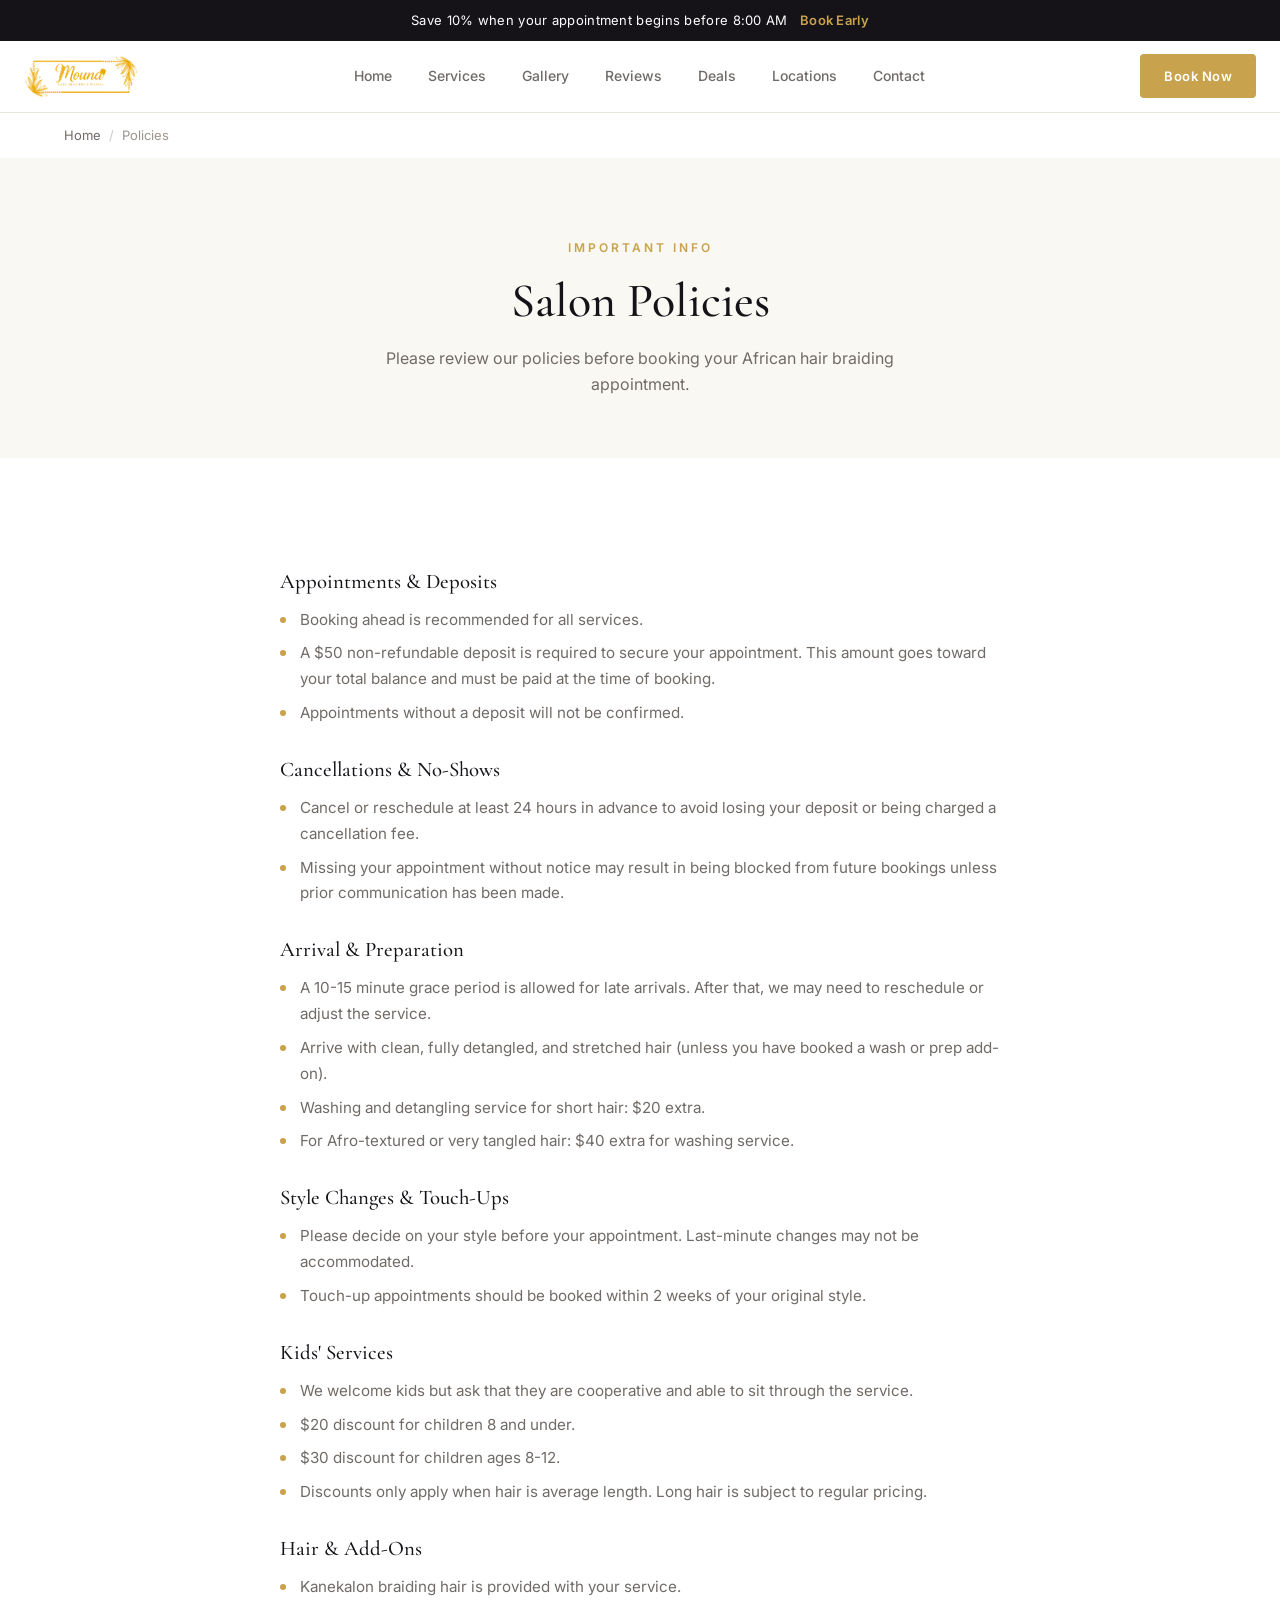
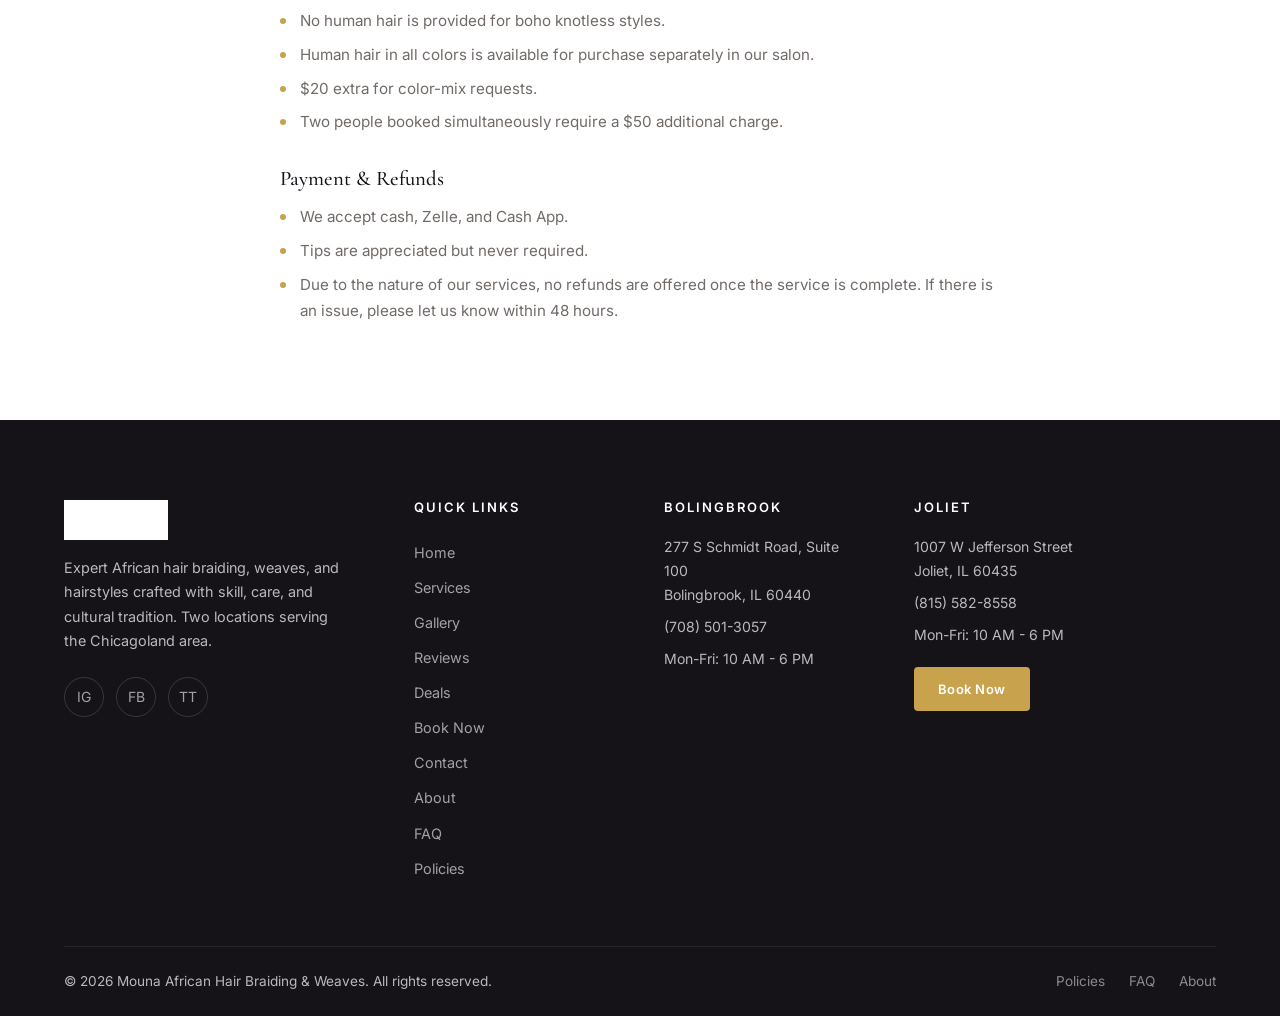
<file: policies.html>
<!DOCTYPE html>
<html lang="en">
<head>
<meta charset="UTF-8">
<meta name="viewport" content="width=device-width, initial-scale=1.0">
<title>Salon Policies | Mouna African Hair Braiding - Bolingbrook &amp; Joliet, IL</title>
<meta name="description" content="Review salon policies for Mouna African Hair Braiding including appointments, deposits, cancellations, hair preparation, kids services, and payment options.">
<meta name="keywords" content="braiding salon policies, hair braiding deposit, cancellation policy braids, kids braiding discount policy">
<meta property="og:title" content="Salon Policies | Mouna African Hair Braiding">
<meta property="og:description" content="Review salon policies including appointments, deposits, cancellations, and payment options.">
<meta property="og:type" content="website">
<meta property="og:url" content="https://gyussce.github.io/MounaHair/policies.html">
<meta property="og:site_name" content="Mouna African Hair Braiding &amp; Weaves">
<meta property="og:locale" content="en_US">
<meta name="twitter:card" content="summary_large_image">
<meta name="twitter:title" content="Salon Policies | Mouna African Hair Braiding">
<meta name="twitter:description" content="Review salon policies for Mouna African Hair Braiding.">
<link rel="canonical" href="https://gyussce.github.io/MounaHair/policies.html">
<link rel="icon" type="image/png" href="img/logo.png">
<link rel="preconnect" href="https://fonts.googleapis.com">
<link rel="preconnect" href="https://fonts.gstatic.com" crossorigin>
<link href="https://fonts.googleapis.com/css2?family=Cormorant+Garamond:ital,wght@0,300;0,400;0,500;0,600;0,700;1,300;1,400;1,500&family=Inter:wght@300;400;500;600;700&display=swap" rel="stylesheet">
<link rel="stylesheet" href="css/styles.css">
<script type="application/ld+json">
{"@context":"https://schema.org","@type":"BreadcrumbList","itemListElement":[{"@type":"ListItem","position":1,"name":"Home","item":"https://gyussce.github.io/MounaHair/"},{"@type":"ListItem","position":2,"name":"Policies","item":"https://gyussce.github.io/MounaHair/policies.html"}]}
</script>
</head>
<body>
<div class="page-transition" aria-hidden="true"></div>
<div class="announcement-bar" role="banner">
  Save 10% when your appointment begins before 8:00 AM
  <a href="deals.html">Book Early</a>
</div>
<header class="header" role="banner">
  <div class="header-inner">
    <a href="index.html" class="logo" aria-label="Mouna African Hair Braiding - Home">
      <img src="img/logo.png" alt="Mouna African Hair Braiding &amp; Weaves" class="logo-img">
    </a>
    <nav class="nav-desktop" role="navigation" aria-label="Main navigation">
      <a href="index.html">Home</a>
      <a href="services.html">Services</a>
      <a href="gallery.html">Gallery</a>
      <a href="reviews.html">Reviews</a>
      <a href="deals.html">Deals</a>
      <a href="locations.html">Locations</a>
      <a href="contact.html">Contact</a>
    </nav>
    <div class="header-actions">
      <a href="https://mounahairbraidingweaves.as.me/" target="_blank" rel="noopener" class="btn btn-primary btn-sm header-book">Book Now</a>
      <button class="mobile-toggle" aria-label="Toggle menu" aria-expanded="false"><span></span><span></span><span></span></button>
    </div>
  </div>
</header>
<div class="mobile-overlay" aria-hidden="true"></div>
<nav class="mobile-nav" role="navigation" aria-label="Mobile navigation">
  <a href="index.html">Home</a><a href="services.html">Services</a><a href="gallery.html">Gallery</a><a href="reviews.html">Reviews</a><a href="deals.html">Deals</a><a href="booking.html">Book Now</a><a href="locations.html">Locations</a><a href="contact.html">Contact</a><a href="about.html">About</a><a href="faq.html">FAQ</a>
  <a href="https://mounahairbraidingweaves.as.me/" target="_blank" rel="noopener" class="btn btn-primary btn-lg">Book Appointment</a>
</nav>
<main>
  <div class="container"><nav class="breadcrumbs" aria-label="Breadcrumb"><a href="index.html">Home</a><span class="sep">/</span><span>Policies</span></nav></div>
  <div class="page-hero">
    <div class="container">
      <span class="section-label reveal">Important Info</span>
      <h1 class="reveal">Salon Policies</h1>
      <p class="reveal">Please review our policies before booking your African hair braiding appointment.</p>
    </div>
  </div>
  <section class="section-padding-sm">
    <div class="container">
      <div class="policies-content">
        <div class="policy-group reveal">
          <h3>Appointments &amp; Deposits</h3>
          <ul>
            <li>Booking ahead is recommended for all services.</li>
            <li>A $50 non-refundable deposit is required to secure your appointment. This amount goes toward your total balance and must be paid at the time of booking.</li>
            <li>Appointments without a deposit will not be confirmed.</li>
          </ul>
        </div>
        <div class="policy-group reveal">
          <h3>Cancellations &amp; No-Shows</h3>
          <ul>
            <li>Cancel or reschedule at least 24 hours in advance to avoid losing your deposit or being charged a cancellation fee.</li>
            <li>Missing your appointment without notice may result in being blocked from future bookings unless prior communication has been made.</li>
          </ul>
        </div>
        <div class="policy-group reveal">
          <h3>Arrival &amp; Preparation</h3>
          <ul>
            <li>A 10-15 minute grace period is allowed for late arrivals. After that, we may need to reschedule or adjust the service.</li>
            <li>Arrive with clean, fully detangled, and stretched hair (unless you have booked a wash or prep add-on).</li>
            <li>Washing and detangling service for short hair: $20 extra.</li>
            <li>For Afro-textured or very tangled hair: $40 extra for washing service.</li>
          </ul>
        </div>
        <div class="policy-group reveal">
          <h3>Style Changes &amp; Touch-Ups</h3>
          <ul>
            <li>Please decide on your style before your appointment. Last-minute changes may not be accommodated.</li>
            <li>Touch-up appointments should be booked within 2 weeks of your original style.</li>
          </ul>
        </div>
        <div class="policy-group reveal">
          <h3>Kids' Services</h3>
          <ul>
            <li>We welcome kids but ask that they are cooperative and able to sit through the service.</li>
            <li>$20 discount for children 8 and under.</li>
            <li>$30 discount for children ages 8-12.</li>
            <li>Discounts only apply when hair is average length. Long hair is subject to regular pricing.</li>
          </ul>
        </div>
        <div class="policy-group reveal">
          <h3>Hair &amp; Add-Ons</h3>
          <ul>
            <li>Kanekalon braiding hair is provided with your service.</li>
            <li>No human hair is provided for boho knotless styles.</li>
            <li>Human hair in all colors is available for purchase separately in our salon.</li>
            <li>$20 extra for color-mix requests.</li>
            <li>Two people booked simultaneously require a $50 additional charge.</li>
          </ul>
        </div>
        <div class="policy-group reveal">
          <h3>Payment &amp; Refunds</h3>
          <ul>
            <li>We accept cash, Zelle, and Cash App.</li>
            <li>Tips are appreciated but never required.</li>
            <li>Due to the nature of our services, no refunds are offered once the service is complete. If there is an issue, please let us know within 48 hours.</li>
          </ul>
        </div>
      </div>
    </div>
  </section>
</main>
<footer class="footer" role="contentinfo">
  <div class="container">
    <div class="footer-grid">
      <div class="footer-brand">
        <a href="index.html" class="logo" aria-label="Mouna African Hair Braiding - Home">
          <img src="img/logo.png" alt="Mouna African Hair Braiding &amp; Weaves" class="logo-img">
        </a>
        <p>Expert African hair braiding, weaves, and hairstyles crafted with skill, care, and cultural tradition. Two locations serving the Chicagoland area.</p>
        <div class="footer-social">
          <a href="https://www.instagram.com/mouna_hair_braiding_/" target="_blank" rel="noopener" aria-label="Instagram">IG</a>
          <a href="https://www.facebook.com/p/Mouna-African-Hair-Braiding-100054514208424/" target="_blank" rel="noopener" aria-label="Facebook">FB</a>
          <a href="https://www.tiktok.com/@mounaafricanhairbraiding" target="_blank" rel="noopener" aria-label="TikTok">TT</a>
        </div>
      </div>
      <div><h4>Quick Links</h4><div class="footer-links"><a href="index.html">Home</a><a href="services.html">Services</a><a href="gallery.html">Gallery</a><a href="reviews.html">Reviews</a><a href="deals.html">Deals</a><a href="booking.html">Book Now</a><a href="contact.html">Contact</a><a href="about.html">About</a><a href="faq.html">FAQ</a><a href="policies.html">Policies</a></div></div>
      <div><h4>Bolingbrook</h4><div class="footer-location-info"><p>277 S Schmidt Road, Suite 100<br>Bolingbrook, IL 60440</p><p style="margin-top:8px;"><a href="tel:+17085013057">(708) 501-3057</a></p><p style="margin-top:8px;">Mon-Fri: 10 AM - 6 PM</p></div></div>
      <div><h4>Joliet</h4><div class="footer-location-info"><p>1007 W Jefferson Street<br>Joliet, IL 60435</p><p style="margin-top:8px;"><a href="tel:+18155828558">(815) 582-8558</a></p><p style="margin-top:8px;">Mon-Fri: 10 AM - 6 PM</p><a href="https://mounahairbraidingweaves.as.me/" target="_blank" rel="noopener" class="btn btn-primary btn-sm" style="margin-top:20px;">Book Now</a></div></div>
    </div>
    <div class="footer-bottom">
      <span>&copy; 2026 Mouna African Hair Braiding &amp; Weaves. All rights reserved.</span>
      <div class="footer-legal"><a href="policies.html">Policies</a><a href="faq.html">FAQ</a><a href="about.html">About</a></div>
    </div>
  </div>
</footer>
<div class="mobile-cta" aria-hidden="true"><a href="https://mounahairbraidingweaves.as.me/" target="_blank" rel="noopener" class="btn btn-primary">Book Your Appointment</a></div>
<script src="js/main.js" defer></script>
</body>
</html>
</file>
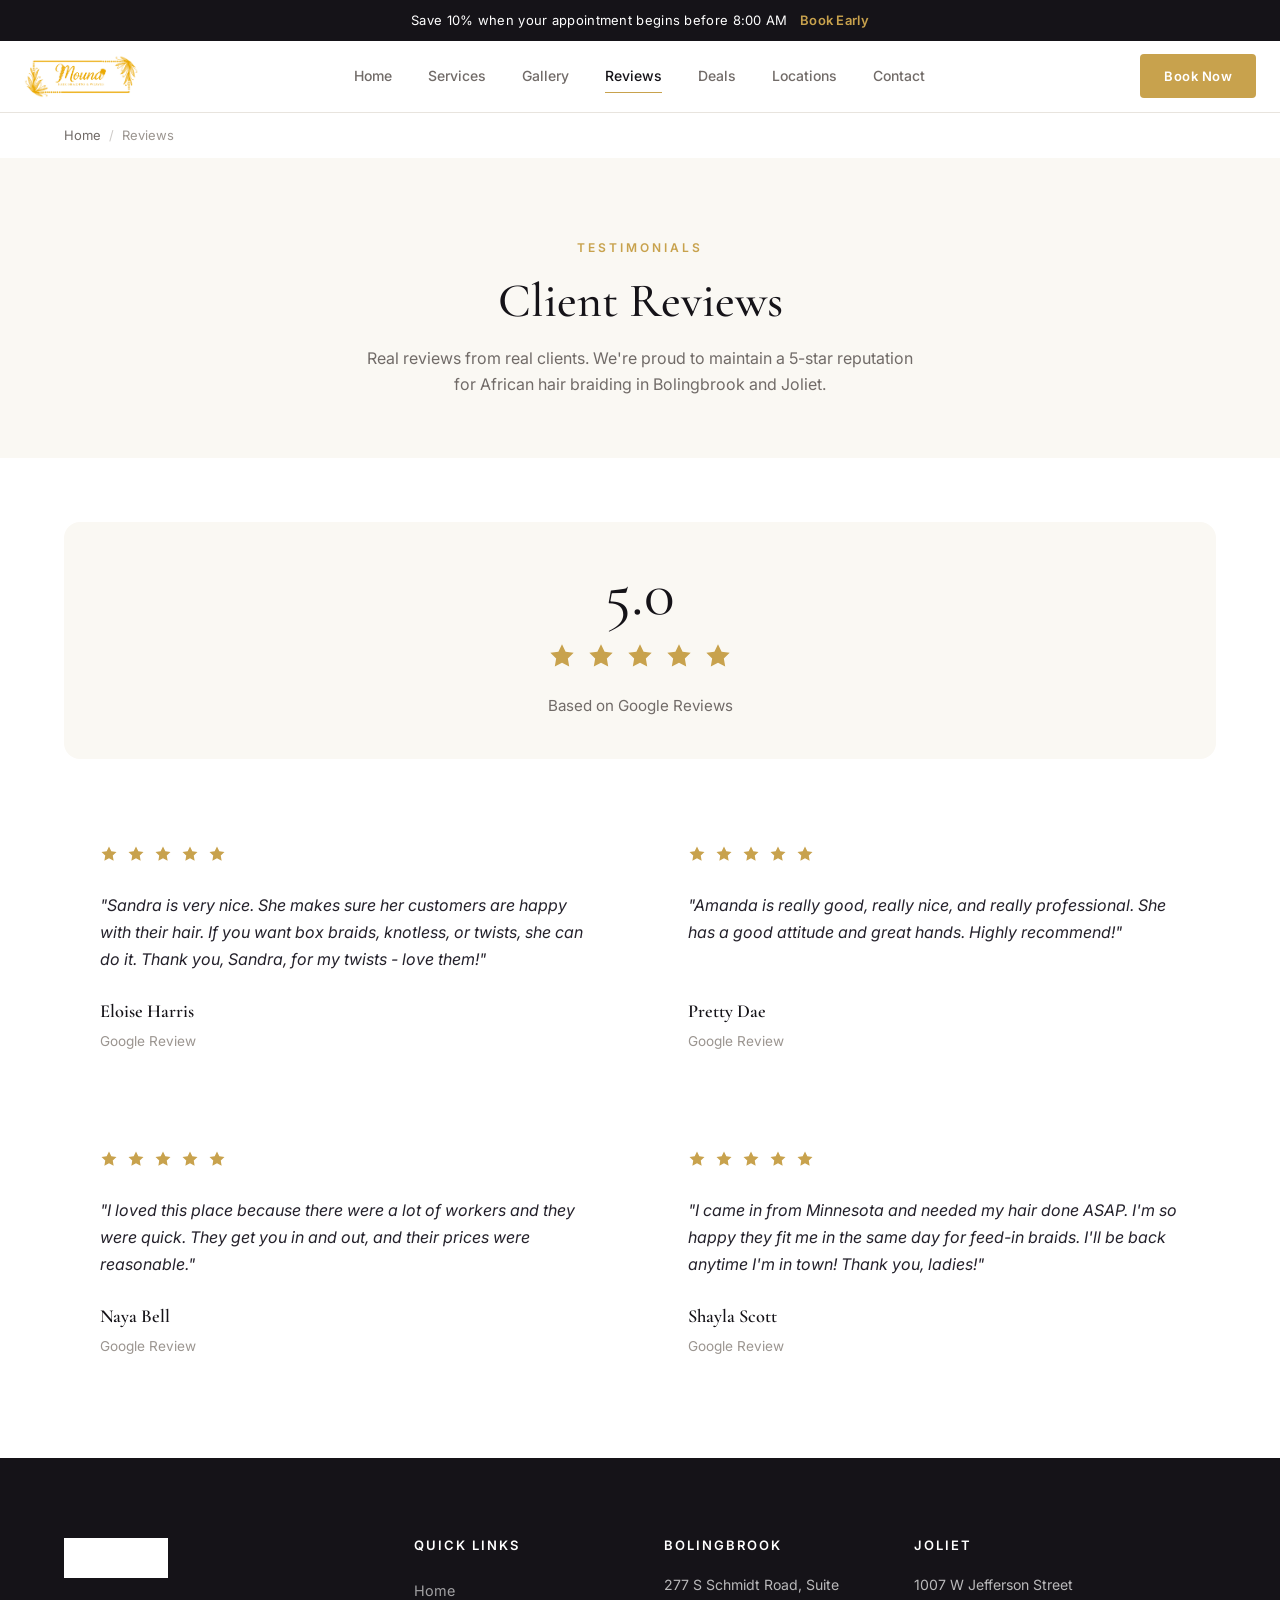
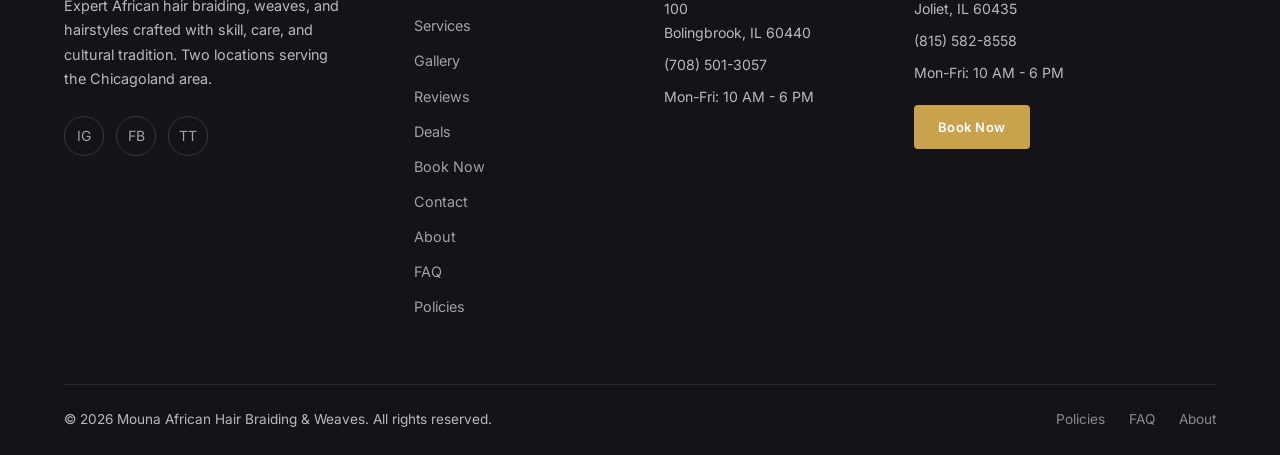
<file: reviews.html>
<!DOCTYPE html>
<html lang="en">
<head>
<meta charset="UTF-8">
<meta name="viewport" content="width=device-width, initial-scale=1.0">
<title>Client Reviews | Mouna African Hair Braiding - 5-Star Rated in Bolingbrook &amp; Joliet</title>
<meta name="description" content="Read real 5-star Google reviews from clients of Mouna African Hair Braiding in Bolingbrook &amp; Joliet, IL. See why we're the top-rated braiding salon.">
<meta name="keywords" content="African hair braiding reviews, Mouna hair braiding reviews, 5 star braiding salon Bolingbrook, best braider Joliet IL">
<meta property="og:title" content="Client Reviews | Mouna African Hair Braiding - 5-Star Rated">
<meta property="og:description" content="Read real 5-star Google reviews from clients of Mouna African Hair Braiding in Bolingbrook &amp; Joliet, IL.">
<meta property="og:type" content="website">
<meta property="og:url" content="https://gyussce.github.io/MounaHair/reviews.html">
<meta property="og:site_name" content="Mouna African Hair Braiding &amp; Weaves">
<meta property="og:locale" content="en_US">
<meta name="twitter:card" content="summary_large_image">
<meta name="twitter:title" content="Client Reviews | Mouna African Hair Braiding">
<meta name="twitter:description" content="Read real 5-star Google reviews from clients in Bolingbrook &amp; Joliet, IL.">
<link rel="canonical" href="https://gyussce.github.io/MounaHair/reviews.html">
<link rel="icon" type="image/png" href="img/logo.png">
<link rel="preconnect" href="https://fonts.googleapis.com">
<link rel="preconnect" href="https://fonts.gstatic.com" crossorigin>
<link href="https://fonts.googleapis.com/css2?family=Cormorant+Garamond:ital,wght@0,300;0,400;0,500;0,600;0,700;1,300;1,400;1,500&family=Inter:wght@300;400;500;600;700&display=swap" rel="stylesheet">
<link rel="stylesheet" href="css/styles.css">
<script type="application/ld+json">
{"@context":"https://schema.org","@type":"BreadcrumbList","itemListElement":[{"@type":"ListItem","position":1,"name":"Home","item":"https://gyussce.github.io/MounaHair/"},{"@type":"ListItem","position":2,"name":"Reviews","item":"https://gyussce.github.io/MounaHair/reviews.html"}]}
</script>
</head>
<body>
<div class="page-transition" aria-hidden="true"></div>
<div class="announcement-bar" role="banner">
  Save 10% when your appointment begins before 8:00 AM
  <a href="deals.html">Book Early</a>
</div>
<header class="header" role="banner">
  <div class="header-inner">
    <a href="index.html" class="logo" aria-label="Mouna African Hair Braiding - Home">
      <img src="img/logo.png" alt="Mouna African Hair Braiding &amp; Weaves" class="logo-img">
    </a>
    <nav class="nav-desktop" role="navigation" aria-label="Main navigation">
      <a href="index.html">Home</a>
      <a href="services.html">Services</a>
      <a href="gallery.html">Gallery</a>
      <a href="reviews.html" class="active">Reviews</a>
      <a href="deals.html">Deals</a>
      <a href="locations.html">Locations</a>
      <a href="contact.html">Contact</a>
    </nav>
    <div class="header-actions">
      <a href="https://mounahairbraidingweaves.as.me/" target="_blank" rel="noopener" class="btn btn-primary btn-sm header-book">Book Now</a>
      <button class="mobile-toggle" aria-label="Toggle menu" aria-expanded="false"><span></span><span></span><span></span></button>
    </div>
  </div>
</header>
<div class="mobile-overlay" aria-hidden="true"></div>
<nav class="mobile-nav" role="navigation" aria-label="Mobile navigation">
  <a href="index.html">Home</a><a href="services.html">Services</a><a href="gallery.html">Gallery</a><a href="reviews.html">Reviews</a><a href="deals.html">Deals</a><a href="booking.html">Book Now</a><a href="locations.html">Locations</a><a href="contact.html">Contact</a><a href="about.html">About</a><a href="faq.html">FAQ</a>
  <a href="https://mounahairbraidingweaves.as.me/" target="_blank" rel="noopener" class="btn btn-primary btn-lg">Book Appointment</a>
</nav>
<main>
  <div class="container"><nav class="breadcrumbs" aria-label="Breadcrumb"><a href="index.html">Home</a><span class="sep">/</span><span>Reviews</span></nav></div>
  <div class="page-hero">
    <div class="container">
      <span class="section-label reveal">Testimonials</span>
      <h1 class="reveal">Client Reviews</h1>
      <p class="reveal">Real reviews from real clients. We're proud to maintain a 5-star reputation for African hair braiding in Bolingbrook and Joliet.</p>
    </div>
  </div>
  <section class="section-padding-sm">
    <div class="container">
      <div class="rating-summary reveal">
        <div class="rating-big">5.0</div>
        <div class="rating-stars-big">
          <svg viewBox="0 0 24 24" fill="currentColor" width="28" height="28"><path d="M12 2l3.09 6.26L22 9.27l-5 4.87 1.18 6.88L12 17.77l-6.18 3.25L7 14.14 2 9.27l6.91-1.01L12 2z"/></svg>
          <svg viewBox="0 0 24 24" fill="currentColor" width="28" height="28"><path d="M12 2l3.09 6.26L22 9.27l-5 4.87 1.18 6.88L12 17.77l-6.18 3.25L7 14.14 2 9.27l6.91-1.01L12 2z"/></svg>
          <svg viewBox="0 0 24 24" fill="currentColor" width="28" height="28"><path d="M12 2l3.09 6.26L22 9.27l-5 4.87 1.18 6.88L12 17.77l-6.18 3.25L7 14.14 2 9.27l6.91-1.01L12 2z"/></svg>
          <svg viewBox="0 0 24 24" fill="currentColor" width="28" height="28"><path d="M12 2l3.09 6.26L22 9.27l-5 4.87 1.18 6.88L12 17.77l-6.18 3.25L7 14.14 2 9.27l6.91-1.01L12 2z"/></svg>
          <svg viewBox="0 0 24 24" fill="currentColor" width="28" height="28"><path d="M12 2l3.09 6.26L22 9.27l-5 4.87 1.18 6.88L12 17.77l-6.18 3.25L7 14.14 2 9.27l6.91-1.01L12 2z"/></svg>
        </div>
        <div class="rating-count">Based on Google Reviews</div>
      </div>
      <div class="reviews-page-grid">
        <div class="review-card-inner reveal">
          <div class="review-stars">
            <svg viewBox="0 0 24 24" fill="currentColor" width="18" height="18"><path d="M12 2l3.09 6.26L22 9.27l-5 4.87 1.18 6.88L12 17.77l-6.18 3.25L7 14.14 2 9.27l6.91-1.01L12 2z"/></svg>
            <svg viewBox="0 0 24 24" fill="currentColor" width="18" height="18"><path d="M12 2l3.09 6.26L22 9.27l-5 4.87 1.18 6.88L12 17.77l-6.18 3.25L7 14.14 2 9.27l6.91-1.01L12 2z"/></svg>
            <svg viewBox="0 0 24 24" fill="currentColor" width="18" height="18"><path d="M12 2l3.09 6.26L22 9.27l-5 4.87 1.18 6.88L12 17.77l-6.18 3.25L7 14.14 2 9.27l6.91-1.01L12 2z"/></svg>
            <svg viewBox="0 0 24 24" fill="currentColor" width="18" height="18"><path d="M12 2l3.09 6.26L22 9.27l-5 4.87 1.18 6.88L12 17.77l-6.18 3.25L7 14.14 2 9.27l6.91-1.01L12 2z"/></svg>
            <svg viewBox="0 0 24 24" fill="currentColor" width="18" height="18"><path d="M12 2l3.09 6.26L22 9.27l-5 4.87 1.18 6.88L12 17.77l-6.18 3.25L7 14.14 2 9.27l6.91-1.01L12 2z"/></svg>
          </div>
          <p class="review-text">"Sandra is very nice. She makes sure her customers are happy with their hair. If you want box braids, knotless, or twists, she can do it. Thank you, Sandra, for my twists - love them!"</p>
          <div class="review-author">Eloise Harris</div>
          <div class="review-source">Google Review</div>
        </div>
        <div class="review-card-inner reveal">
          <div class="review-stars">
            <svg viewBox="0 0 24 24" fill="currentColor" width="18" height="18"><path d="M12 2l3.09 6.26L22 9.27l-5 4.87 1.18 6.88L12 17.77l-6.18 3.25L7 14.14 2 9.27l6.91-1.01L12 2z"/></svg>
            <svg viewBox="0 0 24 24" fill="currentColor" width="18" height="18"><path d="M12 2l3.09 6.26L22 9.27l-5 4.87 1.18 6.88L12 17.77l-6.18 3.25L7 14.14 2 9.27l6.91-1.01L12 2z"/></svg>
            <svg viewBox="0 0 24 24" fill="currentColor" width="18" height="18"><path d="M12 2l3.09 6.26L22 9.27l-5 4.87 1.18 6.88L12 17.77l-6.18 3.25L7 14.14 2 9.27l6.91-1.01L12 2z"/></svg>
            <svg viewBox="0 0 24 24" fill="currentColor" width="18" height="18"><path d="M12 2l3.09 6.26L22 9.27l-5 4.87 1.18 6.88L12 17.77l-6.18 3.25L7 14.14 2 9.27l6.91-1.01L12 2z"/></svg>
            <svg viewBox="0 0 24 24" fill="currentColor" width="18" height="18"><path d="M12 2l3.09 6.26L22 9.27l-5 4.87 1.18 6.88L12 17.77l-6.18 3.25L7 14.14 2 9.27l6.91-1.01L12 2z"/></svg>
          </div>
          <p class="review-text">"Amanda is really good, really nice, and really professional. She has a good attitude and great hands. Highly recommend!"</p>
          <div class="review-author">Pretty Dae</div>
          <div class="review-source">Google Review</div>
        </div>
        <div class="review-card-inner reveal">
          <div class="review-stars">
            <svg viewBox="0 0 24 24" fill="currentColor" width="18" height="18"><path d="M12 2l3.09 6.26L22 9.27l-5 4.87 1.18 6.88L12 17.77l-6.18 3.25L7 14.14 2 9.27l6.91-1.01L12 2z"/></svg>
            <svg viewBox="0 0 24 24" fill="currentColor" width="18" height="18"><path d="M12 2l3.09 6.26L22 9.27l-5 4.87 1.18 6.88L12 17.77l-6.18 3.25L7 14.14 2 9.27l6.91-1.01L12 2z"/></svg>
            <svg viewBox="0 0 24 24" fill="currentColor" width="18" height="18"><path d="M12 2l3.09 6.26L22 9.27l-5 4.87 1.18 6.88L12 17.77l-6.18 3.25L7 14.14 2 9.27l6.91-1.01L12 2z"/></svg>
            <svg viewBox="0 0 24 24" fill="currentColor" width="18" height="18"><path d="M12 2l3.09 6.26L22 9.27l-5 4.87 1.18 6.88L12 17.77l-6.18 3.25L7 14.14 2 9.27l6.91-1.01L12 2z"/></svg>
            <svg viewBox="0 0 24 24" fill="currentColor" width="18" height="18"><path d="M12 2l3.09 6.26L22 9.27l-5 4.87 1.18 6.88L12 17.77l-6.18 3.25L7 14.14 2 9.27l6.91-1.01L12 2z"/></svg>
          </div>
          <p class="review-text">"I loved this place because there were a lot of workers and they were quick. They get you in and out, and their prices were reasonable."</p>
          <div class="review-author">Naya Bell</div>
          <div class="review-source">Google Review</div>
        </div>
        <div class="review-card-inner reveal">
          <div class="review-stars">
            <svg viewBox="0 0 24 24" fill="currentColor" width="18" height="18"><path d="M12 2l3.09 6.26L22 9.27l-5 4.87 1.18 6.88L12 17.77l-6.18 3.25L7 14.14 2 9.27l6.91-1.01L12 2z"/></svg>
            <svg viewBox="0 0 24 24" fill="currentColor" width="18" height="18"><path d="M12 2l3.09 6.26L22 9.27l-5 4.87 1.18 6.88L12 17.77l-6.18 3.25L7 14.14 2 9.27l6.91-1.01L12 2z"/></svg>
            <svg viewBox="0 0 24 24" fill="currentColor" width="18" height="18"><path d="M12 2l3.09 6.26L22 9.27l-5 4.87 1.18 6.88L12 17.77l-6.18 3.25L7 14.14 2 9.27l6.91-1.01L12 2z"/></svg>
            <svg viewBox="0 0 24 24" fill="currentColor" width="18" height="18"><path d="M12 2l3.09 6.26L22 9.27l-5 4.87 1.18 6.88L12 17.77l-6.18 3.25L7 14.14 2 9.27l6.91-1.01L12 2z"/></svg>
            <svg viewBox="0 0 24 24" fill="currentColor" width="18" height="18"><path d="M12 2l3.09 6.26L22 9.27l-5 4.87 1.18 6.88L12 17.77l-6.18 3.25L7 14.14 2 9.27l6.91-1.01L12 2z"/></svg>
          </div>
          <p class="review-text">"I came in from Minnesota and needed my hair done ASAP. I'm so happy they fit me in the same day for feed-in braids. I'll be back anytime I'm in town! Thank you, ladies!"</p>
          <div class="review-author">Shayla Scott</div>
          <div class="review-source">Google Review</div>
        </div>
      </div>
    </div>
  </section>
</main>
<footer class="footer" role="contentinfo">
  <div class="container">
    <div class="footer-grid">
      <div class="footer-brand">
        <a href="index.html" class="logo" aria-label="Mouna African Hair Braiding - Home">
          <img src="img/logo.png" alt="Mouna African Hair Braiding &amp; Weaves" class="logo-img">
        </a>
        <p>Expert African hair braiding, weaves, and hairstyles crafted with skill, care, and cultural tradition. Two locations serving the Chicagoland area.</p>
        <div class="footer-social">
          <a href="https://www.instagram.com/mouna_hair_braiding_/" target="_blank" rel="noopener" aria-label="Instagram">IG</a>
          <a href="https://www.facebook.com/p/Mouna-African-Hair-Braiding-100054514208424/" target="_blank" rel="noopener" aria-label="Facebook">FB</a>
          <a href="https://www.tiktok.com/@mounaafricanhairbraiding" target="_blank" rel="noopener" aria-label="TikTok">TT</a>
        </div>
      </div>
      <div><h4>Quick Links</h4><div class="footer-links"><a href="index.html">Home</a><a href="services.html">Services</a><a href="gallery.html">Gallery</a><a href="reviews.html">Reviews</a><a href="deals.html">Deals</a><a href="booking.html">Book Now</a><a href="contact.html">Contact</a><a href="about.html">About</a><a href="faq.html">FAQ</a><a href="policies.html">Policies</a></div></div>
      <div><h4>Bolingbrook</h4><div class="footer-location-info"><p>277 S Schmidt Road, Suite 100<br>Bolingbrook, IL 60440</p><p style="margin-top:8px;"><a href="tel:+17085013057">(708) 501-3057</a></p><p style="margin-top:8px;">Mon-Fri: 10 AM - 6 PM</p></div></div>
      <div><h4>Joliet</h4><div class="footer-location-info"><p>1007 W Jefferson Street<br>Joliet, IL 60435</p><p style="margin-top:8px;"><a href="tel:+18155828558">(815) 582-8558</a></p><p style="margin-top:8px;">Mon-Fri: 10 AM - 6 PM</p><a href="https://mounahairbraidingweaves.as.me/" target="_blank" rel="noopener" class="btn btn-primary btn-sm" style="margin-top:20px;">Book Now</a></div></div>
    </div>
    <div class="footer-bottom">
      <span>&copy; 2026 Mouna African Hair Braiding &amp; Weaves. All rights reserved.</span>
      <div class="footer-legal"><a href="policies.html">Policies</a><a href="faq.html">FAQ</a><a href="about.html">About</a></div>
    </div>
  </div>
</footer>
<div class="mobile-cta" aria-hidden="true"><a href="https://mounahairbraidingweaves.as.me/" target="_blank" rel="noopener" class="btn btn-primary">Book Your Appointment</a></div>
<script src="js/main.js" defer></script>
</body>
</html>
</file>
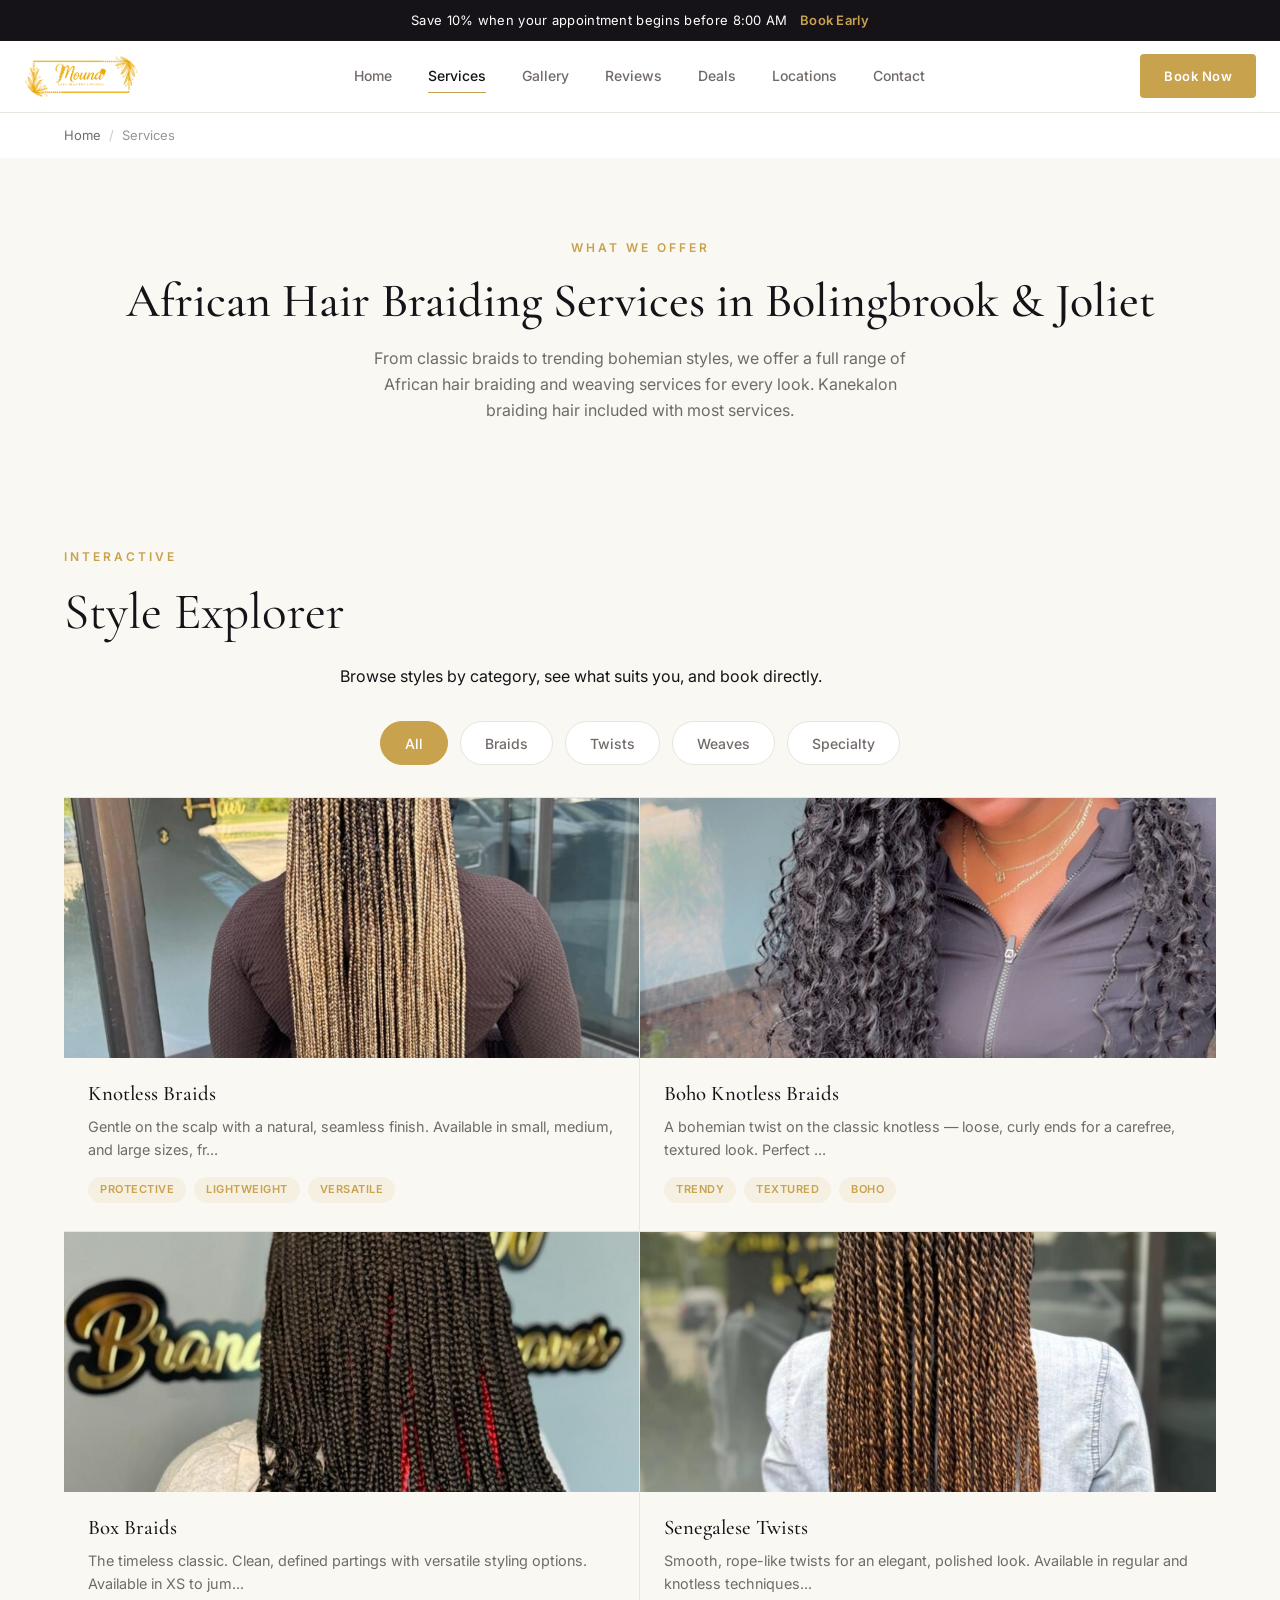
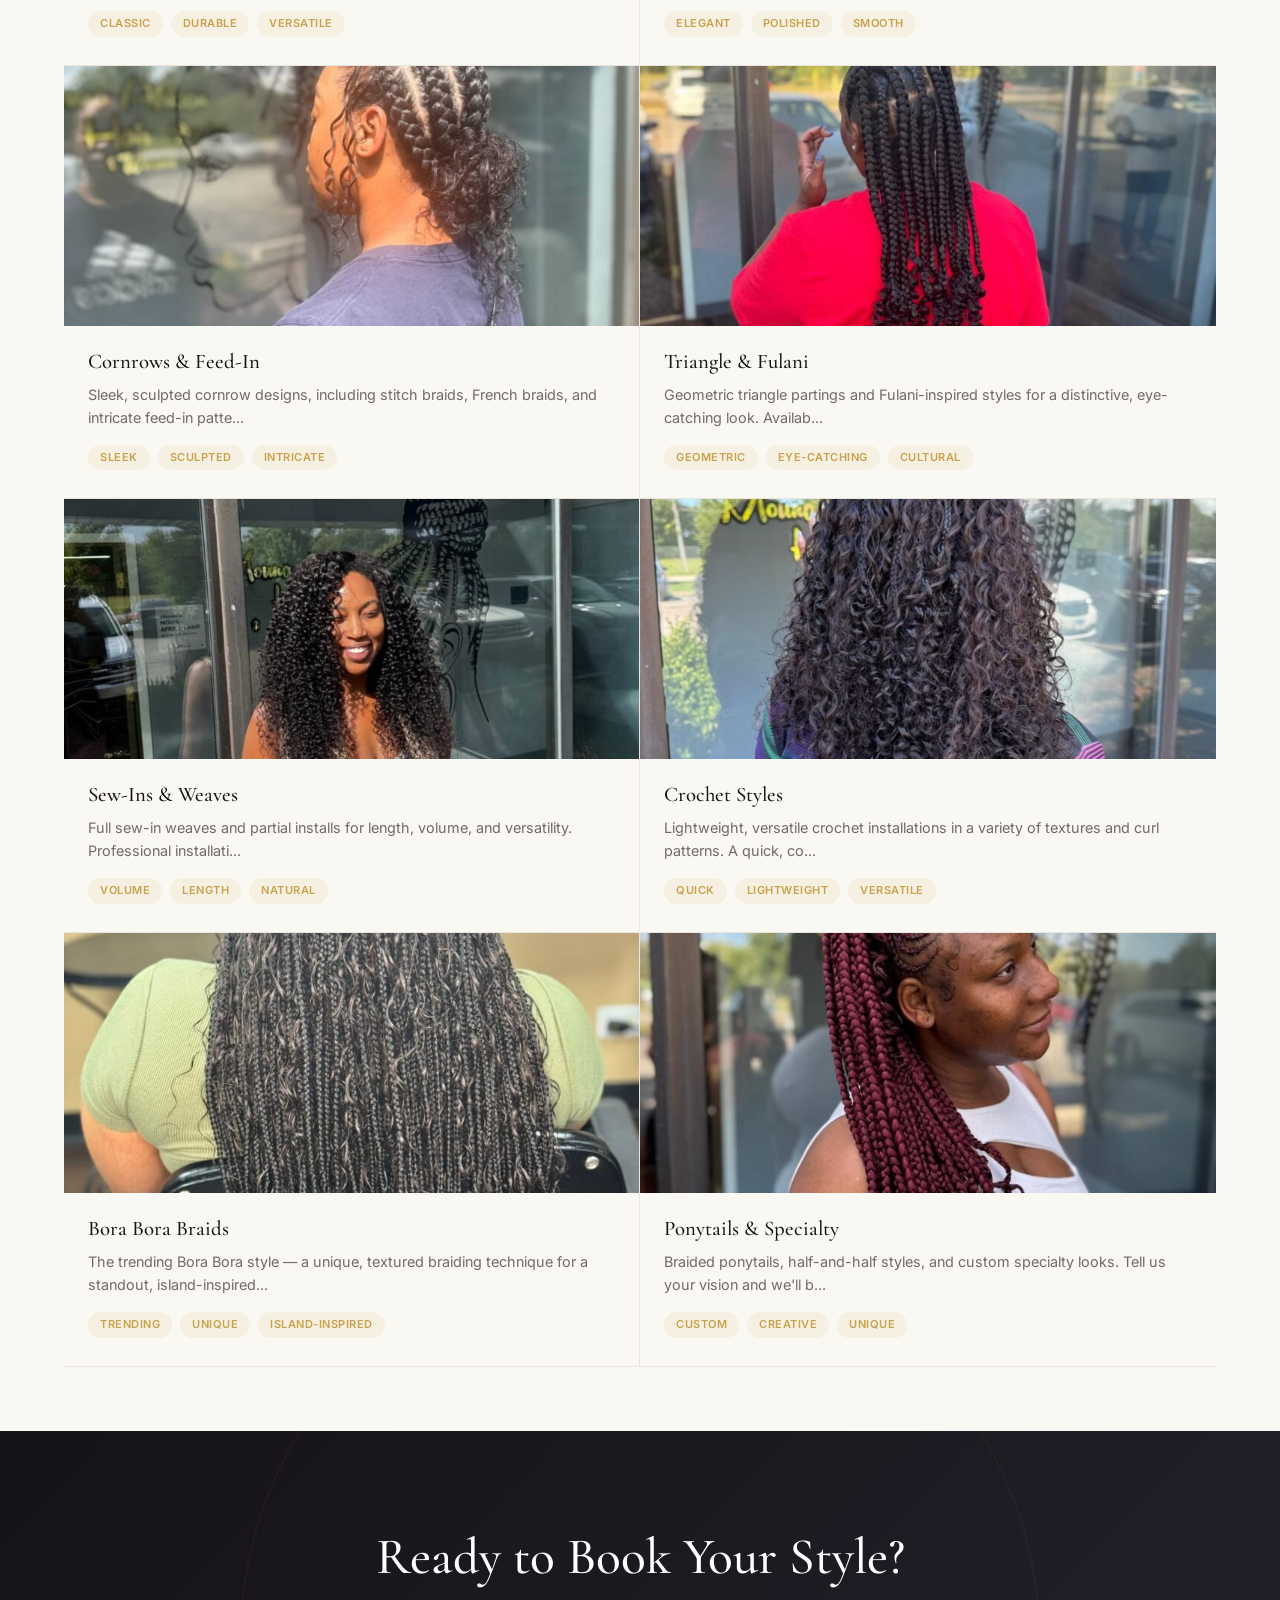
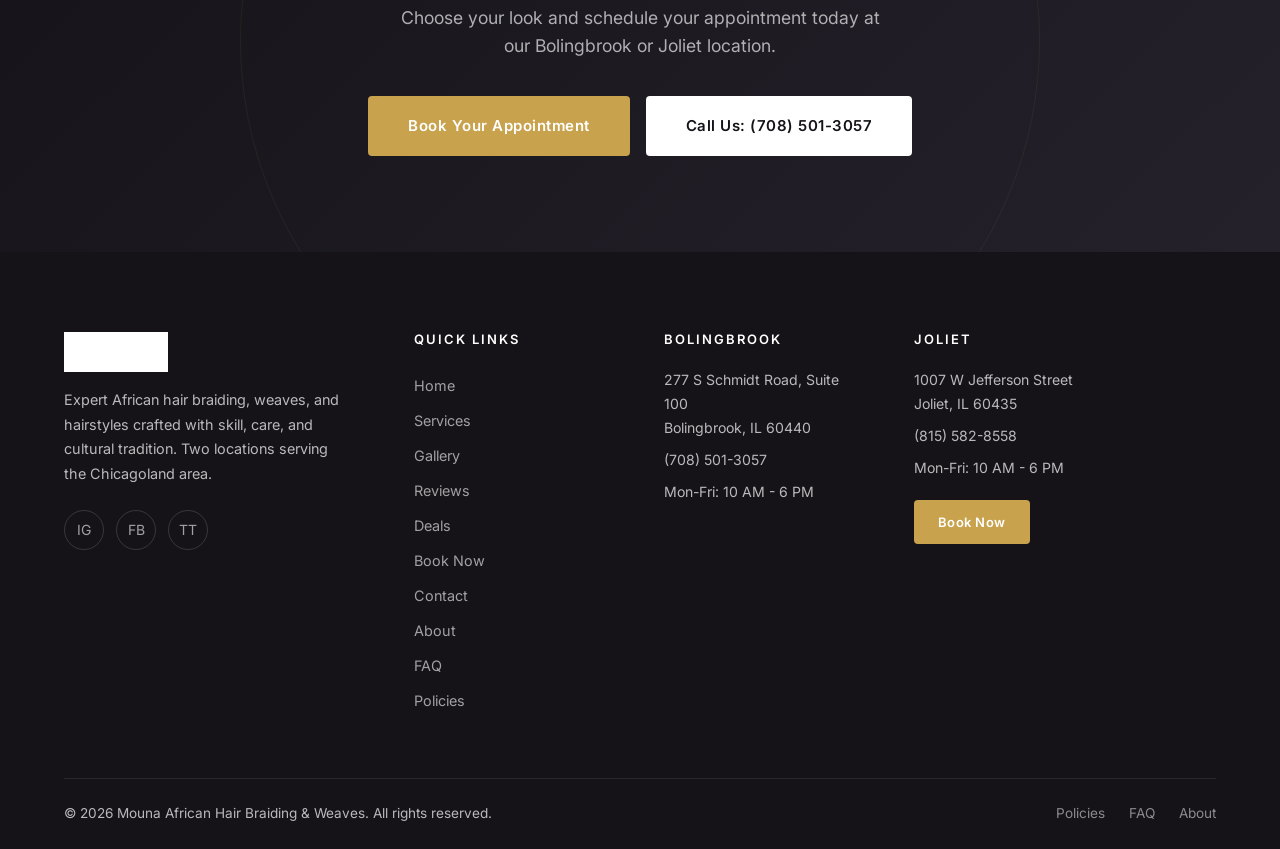
<file: services.html>
<!DOCTYPE html>
<html lang="en">
<head>
<meta charset="UTF-8">
<meta name="viewport" content="width=device-width, initial-scale=1.0">
<title>African Hair Braiding Services | Mouna Hair Braiding - Bolingbrook &amp; Joliet, IL</title>
<meta name="description" content="Full range of African hair braiding services in Bolingbrook &amp; Joliet, IL. Knotless braids, box braids, cornrows, Senegalese twists, boho braids, sew-ins, crochet &amp; more.">
<meta name="keywords" content="African hair braiding services Bolingbrook, knotless braids Joliet IL, box braids near me, cornrows Bolingbrook IL, Senegalese twists Joliet, boho knotless braids">
<meta property="og:title" content="African Hair Braiding Services | Mouna Hair Braiding">
<meta property="og:description" content="Full range of African hair braiding services in Bolingbrook &amp; Joliet, IL. Knotless braids, box braids, cornrows, twists, sew-ins &amp; more.">
<meta property="og:type" content="website">
<meta property="og:url" content="https://gyussce.github.io/MounaHair/services.html">
<meta property="og:site_name" content="Mouna African Hair Braiding &amp; Weaves">
<meta property="og:locale" content="en_US">
<meta name="twitter:card" content="summary_large_image">
<meta name="twitter:title" content="African Hair Braiding Services | Mouna Hair Braiding">
<meta name="twitter:description" content="Full range of African hair braiding services in Bolingbrook &amp; Joliet, IL.">
<link rel="canonical" href="https://gyussce.github.io/MounaHair/services.html">
<link rel="icon" type="image/png" href="img/logo.png">
<link rel="preconnect" href="https://fonts.googleapis.com">
<link rel="preconnect" href="https://fonts.gstatic.com" crossorigin>
<link href="https://fonts.googleapis.com/css2?family=Cormorant+Garamond:ital,wght@0,300;0,400;0,500;0,600;0,700;1,300;1,400;1,500&family=Inter:wght@300;400;500;600;700&display=swap" rel="stylesheet">
<link rel="stylesheet" href="css/styles.css">
<script type="application/ld+json">
{
  "@context": "https://schema.org",
  "@type": "Service",
  "serviceType": "African Hair Braiding",
  "provider": {
    "@type": "HairSalon",
    "name": "Mouna African Hair Braiding & Weaves",
    "url": "https://gyussce.github.io/MounaHair/"
  },
  "areaServed": ["Bolingbrook, IL", "Joliet, IL", "Romeoville, IL", "Plainfield, IL"],
  "hasOfferCatalog": {
    "@type": "OfferCatalog",
    "name": "Hair Braiding Services",
    "itemListElement": [
      {"@type": "Offer", "itemOffered": {"@type": "Service", "name": "Knotless Braids"}},
      {"@type": "Offer", "itemOffered": {"@type": "Service", "name": "Boho Knotless Braids"}},
      {"@type": "Offer", "itemOffered": {"@type": "Service", "name": "Box Braids"}},
      {"@type": "Offer", "itemOffered": {"@type": "Service", "name": "Senegalese Twists"}},
      {"@type": "Offer", "itemOffered": {"@type": "Service", "name": "Cornrows & Feed-In Braids"}},
      {"@type": "Offer", "itemOffered": {"@type": "Service", "name": "Sew-Ins & Weaves"}},
      {"@type": "Offer", "itemOffered": {"@type": "Service", "name": "Crochet Styles"}},
      {"@type": "Offer", "itemOffered": {"@type": "Service", "name": "Bora Bora Braids"}}
    ]
  }
}
</script>
<script type="application/ld+json">
{"@context":"https://schema.org","@type":"BreadcrumbList","itemListElement":[{"@type":"ListItem","position":1,"name":"Home","item":"https://gyussce.github.io/MounaHair/"},{"@type":"ListItem","position":2,"name":"Services","item":"https://gyussce.github.io/MounaHair/services.html"}]}
</script>
</head>
<body>
<div class="page-transition" aria-hidden="true"></div>
<div class="announcement-bar" role="banner">
  Save 10% when your appointment begins before 8:00 AM
  <a href="deals.html">Book Early</a>
</div>
<header class="header" role="banner">
  <div class="header-inner">
    <a href="index.html" class="logo" aria-label="Mouna African Hair Braiding - Home">
      <img src="img/logo.png" alt="Mouna African Hair Braiding &amp; Weaves" class="logo-img">
    </a>
    <nav class="nav-desktop" role="navigation" aria-label="Main navigation">
      <a href="index.html">Home</a>
      <a href="services.html" class="active">Services</a>
      <a href="gallery.html">Gallery</a>
      <a href="reviews.html">Reviews</a>
      <a href="deals.html">Deals</a>
      <a href="locations.html">Locations</a>
      <a href="contact.html">Contact</a>
    </nav>
    <div class="header-actions">
      <a href="https://mounahairbraidingweaves.as.me/" target="_blank" rel="noopener" class="btn btn-primary btn-sm header-book">Book Now</a>
      <button class="mobile-toggle" aria-label="Toggle menu" aria-expanded="false"><span></span><span></span><span></span></button>
    </div>
  </div>
</header>
<div class="mobile-overlay" aria-hidden="true"></div>
<nav class="mobile-nav" role="navigation" aria-label="Mobile navigation">
  <a href="index.html">Home</a><a href="services.html">Services</a><a href="gallery.html">Gallery</a><a href="reviews.html">Reviews</a><a href="deals.html">Deals</a><a href="booking.html">Book Now</a><a href="locations.html">Locations</a><a href="contact.html">Contact</a><a href="about.html">About</a><a href="faq.html">FAQ</a>
  <a href="https://mounahairbraidingweaves.as.me/" target="_blank" rel="noopener" class="btn btn-primary btn-lg">Book Appointment</a>
</nav>
<main>
  <div class="container"><nav class="breadcrumbs" aria-label="Breadcrumb"><a href="index.html">Home</a><span class="sep">/</span><span>Services</span></nav></div>
  <div class="page-hero">
    <div class="container">
      <span class="section-label reveal">What We Offer</span>
      <h1 class="reveal">African Hair Braiding Services in Bolingbrook &amp; Joliet</h1>
      <p class="reveal">From classic braids to trending bohemian styles, we offer a full range of African hair braiding and weaving services for every look. Kanekalon braiding hair included with most services.</p>
    </div>
  </div>

  <!-- Style Explorer -->
  <section class="style-explorer section-padding-sm" id="styleExplorer">
    <div class="container">
      <span class="section-label reveal">Interactive</span>
      <h2 class="section-title reveal">Style Explorer</h2>
      <p class="reveal" style="max-width:600px;margin:0 auto 32px;">Browse styles by category, see what suits you, and book directly.</p>
      <div class="explorer-controls reveal">
        <button class="explorer-btn active" data-filter="all">All</button>
        <button class="explorer-btn" data-filter="braids">Braids</button>
        <button class="explorer-btn" data-filter="twists">Twists</button>
        <button class="explorer-btn" data-filter="weaves">Weaves</button>
        <button class="explorer-btn" data-filter="specialty">Specialty</button>
      </div>
      <div class="explorer-grid" id="explorerGrid"></div>
    </div>
  </section>
  <div class="explorer-modal" id="explorerModal" aria-hidden="true">
    <div class="explorer-modal-content">
      <button class="explorer-modal-close" aria-label="Close">&times;</button>
      <div class="explorer-modal-visual"></div>
      <div class="explorer-modal-body" id="explorerModalBody"></div>
    </div>
  </div>

  <section class="final-cta section-padding">
    <div class="container">
      <h2 class="reveal">Ready to Book Your Style?</h2>
      <p class="reveal">Choose your look and schedule your appointment today at our Bolingbrook or Joliet location.</p>
      <div class="final-cta-actions reveal">
        <a href="https://mounahairbraidingweaves.as.me/" target="_blank" rel="noopener" class="btn btn-primary btn-lg">Book Your Appointment</a>
        <a href="tel:+17085013057" class="btn btn-white btn-lg">Call Us: (708) 501-3057</a>
      </div>
    </div>
  </section>
</main>
<footer class="footer" role="contentinfo">
  <div class="container">
    <div class="footer-grid">
      <div class="footer-brand">
        <a href="index.html" class="logo" aria-label="Mouna African Hair Braiding - Home">
          <img src="img/logo.png" alt="Mouna African Hair Braiding &amp; Weaves" class="logo-img">
        </a>
        <p>Expert African hair braiding, weaves, and hairstyles crafted with skill, care, and cultural tradition. Two locations serving the Chicagoland area.</p>
        <div class="footer-social">
          <a href="https://www.instagram.com/mouna_hair_braiding_/" target="_blank" rel="noopener" aria-label="Instagram">IG</a>
          <a href="https://www.facebook.com/p/Mouna-African-Hair-Braiding-100054514208424/" target="_blank" rel="noopener" aria-label="Facebook">FB</a>
          <a href="https://www.tiktok.com/@mounaafricanhairbraiding" target="_blank" rel="noopener" aria-label="TikTok">TT</a>
        </div>
      </div>
      <div><h4>Quick Links</h4><div class="footer-links"><a href="index.html">Home</a><a href="services.html">Services</a><a href="gallery.html">Gallery</a><a href="reviews.html">Reviews</a><a href="deals.html">Deals</a><a href="booking.html">Book Now</a><a href="contact.html">Contact</a><a href="about.html">About</a><a href="faq.html">FAQ</a><a href="policies.html">Policies</a></div></div>
      <div><h4>Bolingbrook</h4><div class="footer-location-info"><p>277 S Schmidt Road, Suite 100<br>Bolingbrook, IL 60440</p><p style="margin-top:8px;"><a href="tel:+17085013057">(708) 501-3057</a></p><p style="margin-top:8px;">Mon-Fri: 10 AM - 6 PM</p></div></div>
      <div><h4>Joliet</h4><div class="footer-location-info"><p>1007 W Jefferson Street<br>Joliet, IL 60435</p><p style="margin-top:8px;"><a href="tel:+18155828558">(815) 582-8558</a></p><p style="margin-top:8px;">Mon-Fri: 10 AM - 6 PM</p><a href="https://mounahairbraidingweaves.as.me/" target="_blank" rel="noopener" class="btn btn-primary btn-sm" style="margin-top:20px;">Book Now</a></div></div>
    </div>
    <div class="footer-bottom">
      <span>&copy; 2026 Mouna African Hair Braiding &amp; Weaves. All rights reserved.</span>
      <div class="footer-legal"><a href="policies.html">Policies</a><a href="faq.html">FAQ</a><a href="about.html">About</a></div>
    </div>
  </div>
</footer>
<div class="mobile-cta" aria-hidden="true"><a href="https://mounahairbraidingweaves.as.me/" target="_blank" rel="noopener" class="btn btn-primary">Book Your Appointment</a></div>
<script src="js/main.js" defer></script>
</body>
</html>
</file>
<file: css/styles.css>
/* ═══════════════════════════════════════════
   CSS CUSTOM PROPERTIES
   ═══════════════════════════════════════════ */
:root {
  --ivory: #FAF8F3;
  --white: #FFFFFF;
  --near-black: #151318;
  --charcoal: #24212B;
  --gold: #C8A24D;
  --gold-hover: #B8923D;
  --gold-light: #D4B266;
  --champagne: #E9D9B4;
  --warm-gray: #716B68;
  --warm-gray-light: #9B9590;
  --border-light: #E8E4DE;
  --bg-section-alt: #F5F2ED;
  --shadow-sm: 0 1px 3px rgba(21,19,24,0.06);
  --shadow-md: 0 4px 16px rgba(21,19,24,0.08);
  --shadow-lg: 0 8px 32px rgba(21,19,24,0.12);
  --shadow-xl: 0 16px 48px rgba(21,19,24,0.16);
  --radius-sm: 4px;
  --radius-md: 8px;
  --radius-lg: 16px;
  --radius-xl: 24px;
  --font-heading: 'Cormorant Garamond', Georgia, 'Times New Roman', serif;
  --font-body: 'Inter', -apple-system, BlinkMacSystemFont, 'Segoe UI', sans-serif;
  --ease-out: cubic-bezier(0.16, 1, 0.3, 1);
  --ease-in-out: cubic-bezier(0.65, 0, 0.35, 1);
  --transition-fast: 200ms var(--ease-out);
  --transition-med: 400ms var(--ease-out);
  --transition-slow: 600ms var(--ease-out);
  --header-height: 72px;
  --container-max: 1200px;
  --container-wide: 1400px;
}

/* ═══════════════════════════════════════════
   RESET & BASE
   ═══════════════════════════════════════════ */
*, *::before, *::after { box-sizing: border-box; margin: 0; padding: 0; }
html { scroll-behavior: smooth; scroll-padding-top: calc(var(--header-height) + 20px); -webkit-text-size-adjust: 100%; }
body {
  font-family: var(--font-body);
  font-size: 16px;
  line-height: 1.6;
  color: var(--near-black);
  background: var(--white);
  -webkit-font-smoothing: antialiased;
  -moz-osx-font-smoothing: grayscale;
  overflow-x: hidden;
}
img { max-width: 100%; height: auto; display: block; }
a { text-decoration: none; color: inherit; transition: color var(--transition-fast); }
button { cursor: pointer; border: none; background: none; font-family: inherit; }
ul, ol { list-style: none; }
h1, h2, h3, h4, h5, h6 { font-family: var(--font-heading); font-weight: 500; line-height: 1.2; }
p { max-width: 72ch; }
::selection { background: var(--champagne); color: var(--near-black); }
:focus-visible { outline: 2px solid var(--gold); outline-offset: 3px; }

/* ═══════════════════════════════════════════
   UTILITIES
   ═══════════════════════════════════════════ */
.container { max-width: var(--container-max); margin: 0 auto; padding: 0 24px; }
.container-wide { max-width: var(--container-wide); margin: 0 auto; padding: 0 24px; }
.section-padding { padding: 96px 0; }
.section-padding-sm { padding: 64px 0; }
.text-center { text-align: center; }
.text-gold { color: var(--gold); }
.sr-only { position: absolute; width: 1px; height: 1px; padding: 0; margin: -1px; overflow: hidden; clip: rect(0,0,0,0); white-space: nowrap; border: 0; }

.section-label {
  font-family: var(--font-body);
  font-size: 12px;
  font-weight: 600;
  letter-spacing: 3px;
  text-transform: uppercase;
  color: var(--gold);
  display: block;
  margin-bottom: 16px;
}
.section-title {
  font-size: clamp(2rem, 4vw, 3.2rem);
  color: var(--near-black);
  margin-bottom: 20px;
  font-weight: 400;
}
.section-subtitle {
  font-size: 1.05rem;
  color: var(--warm-gray);
  max-width: 600px;
  line-height: 1.7;
}
.section-subtitle.centered { margin: 0 auto; }

/* ═══════════════════════════════════════════
   BREADCRUMBS
   ═══════════════════════════════════════════ */
.breadcrumbs {
  padding: 12px 0;
  font-size: 13px;
  color: var(--warm-gray-light);
}
.breadcrumbs a { color: var(--warm-gray); }
.breadcrumbs a:hover { color: var(--gold); }
.breadcrumbs .sep { margin: 0 8px; opacity: 0.5; }

/* ═══════════════════════════════════════════
   BUTTONS
   ═══════════════════════════════════════════ */
.btn {
  display: inline-flex;
  align-items: center;
  justify-content: center;
  gap: 8px;
  font-family: var(--font-body);
  font-size: 14px;
  font-weight: 600;
  letter-spacing: 0.5px;
  padding: 14px 32px;
  border-radius: var(--radius-sm);
  transition: all var(--transition-fast);
  white-space: nowrap;
  min-height: 44px;
  min-width: 44px;
}
.btn-primary { background: var(--gold); color: var(--white); }
.btn-primary:hover { background: var(--gold-hover); transform: translateY(-1px); box-shadow: var(--shadow-md); }
.btn-secondary { background: transparent; color: var(--near-black); border: 1.5px solid var(--near-black); }
.btn-secondary:hover { background: var(--near-black); color: var(--white); }
.btn-outline-gold { background: transparent; color: var(--gold); border: 1.5px solid var(--gold); }
.btn-outline-gold:hover { background: var(--gold); color: var(--white); }
.btn-white { background: var(--white); color: var(--near-black); }
.btn-white:hover { background: var(--ivory); transform: translateY(-1px); box-shadow: var(--shadow-md); }
.btn-sm { padding: 10px 24px; font-size: 13px; }
.btn-lg { padding: 18px 40px; font-size: 15px; }

/* ═══════════════════════════════════════════
   ANNOUNCEMENT BAR
   ═══════════════════════════════════════════ */
.announcement-bar {
  background: var(--near-black);
  color: var(--white);
  padding: 10px 24px;
  text-align: center;
  font-size: 13px;
  letter-spacing: 0.3px;
}
.announcement-bar a { color: var(--gold); font-weight: 600; border-bottom: 1px solid transparent; margin-left: 8px; }
.announcement-bar a:hover { border-bottom-color: var(--gold); }

/* ═══════════════════════════════════════════
   HEADER
   ═══════════════════════════════════════════ */
.header {
  position: sticky;
  top: 0;
  z-index: 1000;
  background: rgba(255,255,255,0.97);
  backdrop-filter: blur(12px);
  -webkit-backdrop-filter: blur(12px);
  border-bottom: 1px solid var(--border-light);
  height: var(--header-height);
  transition: box-shadow var(--transition-fast);
}
.header.scrolled { box-shadow: var(--shadow-sm); }
.header-inner {
  max-width: var(--container-wide);
  margin: 0 auto;
  padding: 0 24px;
  display: flex;
  align-items: center;
  justify-content: space-between;
  height: 100%;
}
.logo {
  display: flex;
  align-items: center;
  gap: 0;
}
.logo-img {
  height: 44px;
  width: auto;
}
.nav-desktop { display: flex; align-items: center; gap: 36px; }
.nav-desktop a {
  font-size: 14px;
  font-weight: 500;
  color: var(--warm-gray);
  position: relative;
  padding: 4px 0;
}
.nav-desktop a::after {
  content: '';
  position: absolute;
  bottom: -2px; left: 0;
  width: 0; height: 1.5px;
  background: var(--gold);
  transition: width var(--transition-fast);
}
.nav-desktop a:hover, .nav-desktop a.active { color: var(--near-black); }
.nav-desktop a:hover::after, .nav-desktop a.active::after { width: 100%; }
.header-actions { display: flex; align-items: center; gap: 16px; }
.header-book { display: inline-flex; }
.mobile-toggle {
  display: none;
  flex-direction: column;
  gap: 5px;
  padding: 8px;
  z-index: 1002;
  min-height: 44px;
  min-width: 44px;
  justify-content: center;
  align-items: center;
}
.mobile-toggle span {
  display: block; width: 22px; height: 2px;
  background: var(--near-black);
  transition: all var(--transition-fast);
  border-radius: 2px;
}
.mobile-toggle.active span:nth-child(1) { transform: rotate(45deg) translate(5px, 5px); }
.mobile-toggle.active span:nth-child(2) { opacity: 0; }
.mobile-toggle.active span:nth-child(3) { transform: rotate(-45deg) translate(5px, -5px); }

/* Mobile Nav */
.mobile-nav {
  display: none;
  position: fixed;
  top: 0; right: -100%;
  width: 100%; max-width: 400px;
  height: 100vh;
  background: var(--white);
  z-index: 1001;
  padding: 100px 32px 40px;
  transition: right var(--transition-med);
  overflow-y: auto;
  -webkit-overflow-scrolling: touch;
}
.mobile-nav.open { right: 0; }
.mobile-nav a {
  display: block;
  font-family: var(--font-heading);
  font-size: 1.8rem;
  padding: 12px 0;
  color: var(--near-black);
  border-bottom: 1px solid var(--border-light);
  min-height: 44px;
}
.mobile-nav a:hover { color: var(--gold); }
.mobile-nav .btn { margin-top: 32px; width: 100%; }
.mobile-overlay {
  display: none;
  position: fixed;
  top: 0; left: 0; right: 0; bottom: 0;
  background: rgba(21,19,24,0.5);
  z-index: 1000;
  opacity: 0;
  transition: opacity var(--transition-fast);
}
.mobile-overlay.show { opacity: 1; }

/* ═══════════════════════════════════════════
   HERO — 3D PARALLAX
   ═══════════════════════════════════════════ */
.hero {
  position: relative;
  min-height: calc(100vh - var(--header-height) - 40px);
  display: flex;
  align-items: center;
  overflow: hidden;
  background: var(--ivory);
  perspective: 1200px;
}
.hero-bg {
  position: absolute;
  top: 0; right: 0;
  width: 50%; height: 100%;
  overflow: hidden;
}
.hero-bg-pattern {
  width: 100%; height: 100%;
  background:
    radial-gradient(ellipse at 30% 20%, rgba(200,162,77,0.15) 0%, transparent 50%),
    radial-gradient(ellipse at 70% 80%, rgba(233,217,180,0.3) 0%, transparent 50%),
    linear-gradient(135deg, var(--champagne) 0%, var(--ivory) 40%, rgba(200,162,77,0.1) 100%);
}

/* Morphing background shapes */
.hero-morph {
  position: absolute;
  border-radius: 50%;
  filter: blur(80px);
  opacity: 0.4;
  animation: morphFloat 12s ease-in-out infinite alternate;
}
.hero-morph-1 {
  width: 500px; height: 500px;
  background: radial-gradient(circle, rgba(200,162,77,0.3), transparent 70%);
  top: -10%; right: -5%;
  animation-delay: 0s;
}
.hero-morph-2 {
  width: 350px; height: 350px;
  background: radial-gradient(circle, rgba(233,217,180,0.4), transparent 70%);
  bottom: 10%; right: 20%;
  animation-delay: -4s;
}
.hero-morph-3 {
  width: 250px; height: 250px;
  background: radial-gradient(circle, rgba(200,162,77,0.2), transparent 70%);
  top: 30%; right: 40%;
  animation-delay: -8s;
}

@keyframes morphFloat {
  0% { transform: translate(0, 0) scale(1) rotate(0deg); border-radius: 40% 60% 70% 30% / 40% 50% 60% 50%; }
  33% { transform: translate(30px, -20px) scale(1.1) rotate(120deg); border-radius: 60% 40% 30% 70% / 50% 60% 40% 60%; }
  66% { transform: translate(-20px, 20px) scale(0.95) rotate(240deg); border-radius: 30% 70% 50% 50% / 60% 40% 70% 30%; }
  100% { transform: translate(10px, -10px) scale(1.05) rotate(360deg); border-radius: 50% 50% 40% 60% / 40% 60% 50% 50%; }
}

.hero-content {
  position: relative;
  z-index: 2;
  max-width: var(--container-wide);
  margin: 0 auto;
  padding: 80px 24px;
  display: grid;
  grid-template-columns: 1fr 1fr;
  align-items: center;
  gap: 60px;
}
.hero-text { max-width: 580px; }
.hero-label {
  font-family: var(--font-body);
  font-size: 12px;
  font-weight: 600;
  letter-spacing: 3px;
  text-transform: uppercase;
  color: var(--gold);
  margin-bottom: 24px;
  display: inline-block;
}
.hero h1 {
  font-size: clamp(2.5rem, 5vw, 4rem);
  font-weight: 400;
  line-height: 1.1;
  color: var(--near-black);
  margin-bottom: 24px;
}
.hero h1 em { font-style: italic; color: var(--gold); }
.hero-desc {
  font-size: 1.05rem;
  color: var(--warm-gray);
  line-height: 1.7;
  margin-bottom: 36px;
  max-width: 480px;
}
.hero-ctas { display: flex; gap: 16px; flex-wrap: wrap; margin-bottom: 48px; }
.hero-trust {
  display: flex;
  align-items: center;
  gap: 24px;
  padding-top: 32px;
  border-top: 1px solid var(--border-light);
}
.trust-item { display: flex; align-items: center; gap: 8px; font-size: 14px; color: var(--warm-gray); }
.trust-icon { width: 20px; height: 20px; color: var(--gold); }

/* Hero image with 3D tilt */
.hero-visual {
  display: flex;
  justify-content: center;
  align-items: center;
  perspective: 800px;
}
.hero-image-frame {
  position: relative;
  width: 100%; max-width: 480px;
  aspect-ratio: 3/4;
  border-radius: var(--radius-lg);
  overflow: hidden;
  box-shadow: var(--shadow-xl);
  transition: transform 0.4s var(--ease-out), box-shadow 0.4s var(--ease-out);
  transform-style: preserve-3d;
  will-change: transform;
}
.hero-image-frame:hover {
  box-shadow: 0 20px 60px rgba(21,19,24,0.2);
}
.hero-image-frame .placeholder-img {
  width: 100%; height: 100%;
  background:
    radial-gradient(ellipse at 50% 30%, rgba(200,162,77,0.25) 0%, transparent 60%),
    linear-gradient(160deg, #C4A265 0%, #8B7355 30%, #5C4A3A 60%, #3A2E28 100%);
  display: flex;
  flex-direction: column;
  align-items: center;
  justify-content: center;
  color: rgba(255,255,255,0.6);
  font-family: var(--font-heading);
  font-size: 1.2rem;
  text-align: center;
  padding: 40px;
}
.hero-image-frame::before {
  content: '';
  position: absolute;
  top: 20px; left: 20px; right: 20px; bottom: 20px;
  border: 1px solid rgba(255,255,255,0.15);
  border-radius: var(--radius-md);
  z-index: 1;
  pointer-events: none;
}

/* ═══════════════════════════════════════════
   TEASER SECTIONS (homepage slim previews)
   ═══════════════════════════════════════════ */
.teaser-section {
  padding: 80px 0;
  position: relative;
  overflow: hidden;
}
.teaser-section.alt-bg { background: var(--ivory); }
.teaser-row {
  display: flex;
  align-items: center;
  gap: 48px;
  max-width: var(--container-max);
  margin: 0 auto;
  padding: 0 24px;
}
.teaser-row.reverse { flex-direction: row-reverse; }
.teaser-content { flex: 1; }
.teaser-content h2 {
  font-size: clamp(1.8rem, 3vw, 2.6rem);
  margin-bottom: 16px;
  font-weight: 400;
}
.teaser-content p {
  color: var(--warm-gray);
  line-height: 1.7;
  margin-bottom: 24px;
  font-size: 1.05rem;
}
.teaser-visual {
  flex: 1;
  display: flex;
  gap: 16px;
  perspective: 600px;
}
.teaser-thumb {
  flex: 1;
  aspect-ratio: 3/4;
  border-radius: var(--radius-md);
  overflow: hidden;
  transition: transform 0.5s var(--ease-out);
}
.teaser-thumb:nth-child(2) { transform: translateY(24px); }
.teaser-thumb:nth-child(3) { transform: translateY(-12px); }
.teaser-thumb:hover { transform: translateY(-8px) rotateY(4deg); }
.teaser-thumb-bg {
  width: 100%; height: 100%;
  object-fit: cover;
}
.teaser-link {
  display: inline-flex;
  align-items: center;
  gap: 8px;
  font-weight: 600;
  color: var(--gold);
  font-size: 15px;
  transition: gap var(--transition-fast);
}
.teaser-link:hover { gap: 14px; }
.teaser-link svg { width: 18px; height: 18px; transition: transform var(--transition-fast); }
.teaser-link:hover svg { transform: translateX(4px); }

/* ═══════════════════════════════════════════
   WHY CHOOSE US — Fluid editorial (no cards)
   ═══════════════════════════════════════════ */
.why-us { background: var(--ivory); }
.why-grid {
  display: grid;
  grid-template-columns: repeat(2, 1fr);
  gap: 48px 40px;
  margin-top: 48px;
}
.why-item {
  position: relative;
  padding-left: 0;
  text-align: center;
}
.why-item-icon {
  width: 56px; height: 56px;
  margin: 0 auto 20px;
  color: var(--gold);
}
.why-item-icon svg { width: 100%; height: 100%; }
.why-item h3 {
  font-family: var(--font-heading);
  font-size: 1.3rem;
  margin-bottom: 12px;
  color: var(--near-black);
}
.why-item p {
  font-size: 0.95rem;
  color: var(--warm-gray);
  line-height: 1.7;
  max-width: 320px;
  margin: 0 auto;
}

/* ═══════════════════════════════════════════
   SERVICES — Full-width editorial
   ═══════════════════════════════════════════ */
.services { background: var(--white); }
.services-grid {
  display: flex;
  flex-direction: column;
  gap: 0;
  margin-top: 48px;
}
.service-item {
  display: grid;
  grid-template-columns: 1fr 1fr;
  align-items: center;
  gap: 0;
  min-height: 380px;
  border-bottom: 1px solid var(--border-light);
  transition: background 0.4s var(--ease-out);
}
.service-item:last-child { border-bottom: none; }
.service-item:nth-child(even) .service-item-visual { order: 2; }
.service-item:nth-child(even) .service-item-body { order: 1; }
.service-item:hover { background: var(--ivory); }
.service-item-visual {
  height: 100%;
  min-height: 340px;
  position: relative;
  overflow: hidden;
}
.service-item-visual img {
  width: 100%; height: 100%;
  object-fit: cover;
  transition: transform 0.6s var(--ease-out);
}
.service-item:hover .service-item-visual img { transform: scale(1.04); }
.service-item-visual::after {
  content: '';
  position: absolute;
  inset: 0;
  background: linear-gradient(to bottom, transparent 60%, rgba(21,19,24,0.06) 100%);
}
.service-item-body {
  padding: 48px 56px;
}
.service-item-body h3 {
  font-family: var(--font-heading);
  font-size: 1.8rem;
  margin-bottom: 14px;
  font-weight: 500;
}
.service-item-body p {
  font-size: 1rem;
  color: var(--warm-gray);
  line-height: 1.7;
  margin-bottom: 24px;
}
.service-item-body .btn { width: auto; }

/* ═══════════════════════════════════════════
   FEATURED STYLES GRID
   ═══════════════════════════════════════════ */
.featured-styles { background: var(--white); }
.styles-grid {
  display: grid;
  grid-template-columns: repeat(auto-fill, minmax(180px, 1fr));
  gap: 20px;
  margin-top: 48px;
}
.style-card {
  position: relative;
  aspect-ratio: 1;
  border-radius: var(--radius-md);
  overflow: hidden;
  cursor: pointer;
  transition: transform var(--transition-fast), box-shadow var(--transition-fast);
}
.style-card:hover { transform: translateY(-4px); box-shadow: var(--shadow-lg); }
.style-card-bg {
  width: 100%; height: 100%;
  transition: transform var(--transition-med);
}
.style-card:hover .style-card-bg { transform: scale(1.05); }
.style-card-overlay {
  position: absolute; bottom: 0; left: 0; right: 0;
  padding: 20px 16px 16px;
  background: linear-gradient(transparent, rgba(21,19,24,0.8));
  color: var(--white);
}
.style-card-title {
  font-family: var(--font-heading);
  font-size: 1.15rem;
  font-weight: 500;
}
/* Style card backgrounds */
.sc-1 .style-card-bg { background: linear-gradient(135deg, #B8860B 0%, #DAA520 50%, #8B7355 100%); }
.sc-2 .style-card-bg { background: linear-gradient(135deg, #5C4033 0%, #8B6914 50%, #CD853F 100%); }
.sc-3 .style-card-bg { background: linear-gradient(135deg, #3A2E28 0%, #6B4226 50%, #A0522D 100%); }
.sc-4 .style-card-bg { background: linear-gradient(135deg, #704214 0%, #C8A24D 50%, #DEB887 100%); }
.sc-5 .style-card-bg { background: linear-gradient(135deg, #2F1B14 0%, #5C3A21 50%, #8B6508 100%); }
.sc-6 .style-card-bg { background: linear-gradient(135deg, #654321 0%, #9B7653 50%, #C4A265 100%); }
.sc-7 .style-card-bg { background: linear-gradient(135deg, #3C1414 0%, #6B3A2E 50%, #A0522D 100%); }
.sc-8 .style-card-bg { background: linear-gradient(135deg, #4A3728 0%, #8B7355 50%, #C8A24D 100%); }
.sc-9 .style-card-bg { background: linear-gradient(135deg, #2D1B0E 0%, #5C3A21 50%, #B8860B 100%); }
.sc-10 .style-card-bg { background: linear-gradient(135deg, #483C32 0%, #8B7D6B 50%, #C4A265 100%); }

/* ═══════════════════════════════════════════
   DEAL SECTION
   ═══════════════════════════════════════════ */
.deal-section {
  background: var(--near-black);
  color: var(--white);
  position: relative;
  overflow: hidden;
}
.deal-section::before {
  content: '';
  position: absolute;
  top: -50%; right: -20%;
  width: 600px; height: 600px;
  border-radius: 50%;
  border: 1px solid rgba(200,162,77,0.1);
  animation: spinSlow 40s linear infinite;
}
.deal-section::after {
  content: '';
  position: absolute;
  bottom: -30%; left: -10%;
  width: 400px; height: 400px;
  border-radius: 50%;
  border: 1px solid rgba(200,162,77,0.08);
  animation: spinSlow 30s linear infinite reverse;
}
@keyframes spinSlow { to { transform: rotate(360deg); } }

.deal-inner { position: relative; z-index: 2; text-align: center; }
.deal-badge {
  display: inline-block;
  background: var(--gold);
  color: var(--white);
  font-family: var(--font-body);
  font-size: 13px;
  font-weight: 700;
  letter-spacing: 2px;
  text-transform: uppercase;
  padding: 8px 24px;
  border-radius: var(--radius-sm);
  margin-bottom: 28px;
}
.deal-inner h2 {
  font-size: clamp(2rem, 4vw, 3.5rem);
  font-weight: 400;
  margin-bottom: 20px;
  color: var(--white);
}
.deal-inner h2 em { font-style: italic; color: var(--gold); }
.deal-inner p {
  font-size: 1.1rem;
  color: rgba(255,255,255,0.7);
  max-width: 540px;
  margin: 0 auto 36px;
  line-height: 1.7;
}
.deal-ctas { display: flex; gap: 16px; justify-content: center; flex-wrap: wrap; }

/* ═══════════════════════════════════════════
   REVIEWS
   ═══════════════════════════════════════════ */
.reviews { background: var(--ivory); }
.reviews-carousel {
  margin-top: 48px;
  position: relative;
  overflow: hidden;
}
.reviews-track {
  display: flex;
  transition: transform 500ms var(--ease-out);
}
.review-card {
  min-width: 100%;
  padding: 0 24px;
}
@media (min-width: 768px) { .review-card { min-width: 50%; } }
@media (min-width: 1024px) { .review-card { min-width: 33.333%; } }
.review-card-inner {
  background: var(--white);
  border-radius: var(--radius-md);
  padding: 36px;
  height: 100%;
  display: flex;
  flex-direction: column;
  transition: transform 0.4s var(--ease-out), box-shadow 0.4s var(--ease-out);
  transform-style: preserve-3d;
  will-change: transform;
}
.review-card-inner:hover {
  box-shadow: var(--shadow-md);
}
.review-stars {
  color: var(--gold);
  font-size: 18px;
  letter-spacing: 2px;
  margin-bottom: 20px;
}
.review-stars svg { width: 18px; height: 18px; fill: var(--gold); display: inline-block; margin-right: 2px; }
.review-text {
  font-size: 1rem;
  color: var(--charcoal);
  line-height: 1.7;
  flex: 1;
  margin-bottom: 24px;
  font-style: italic;
}
.review-author {
  font-family: var(--font-heading);
  font-size: 1.15rem;
  font-weight: 600;
  color: var(--near-black);
}
.review-source { font-size: 0.85rem; color: var(--warm-gray-light); margin-top: 4px; }
.carousel-controls {
  display: flex;
  justify-content: center;
  align-items: center;
  gap: 16px;
  margin-top: 36px;
}
.carousel-btn {
  width: 44px; height: 44px;
  border-radius: 50%;
  border: 1.5px solid var(--border-light);
  display: flex;
  align-items: center;
  justify-content: center;
  transition: all var(--transition-fast);
  color: var(--near-black);
  font-size: 18px;
}
.carousel-btn:hover { border-color: var(--gold); color: var(--gold); }
.carousel-dots { display: flex; gap: 8px; }
.carousel-dot {
  width: 8px; height: 8px;
  border-radius: 50%;
  background: var(--border-light);
  transition: all var(--transition-fast);
  cursor: pointer;
  border: none;
}
.carousel-dot.active { background: var(--gold); width: 24px; border-radius: 4px; }

/* ═══════════════════════════════════════════
   LOCATIONS
   ═══════════════════════════════════════════ */
.locations { background: var(--white); }
.locations-grid {
  display: grid;
  grid-template-columns: repeat(auto-fit, minmax(360px, 1fr));
  gap: 32px;
  margin-top: 48px;
}
.location-item {
  background: var(--ivory);
  border-radius: var(--radius-lg);
  overflow: hidden;
  transition: transform 0.4s var(--ease-out), box-shadow 0.4s var(--ease-out);
}
.location-item:hover { box-shadow: var(--shadow-md); transform: translateY(-4px); }
.location-map {
  height: 200px;
  background: linear-gradient(135deg, #E8E4DE, #D4CEC6);
  display: flex;
  align-items: center;
  justify-content: center;
  color: var(--warm-gray);
  font-size: 14px;
  position: relative;
}
.location-map-svg { width: 40px; height: 40px; color: var(--gold); margin-bottom: 8px; }
.location-body { padding: 32px; }
.location-name {
  font-family: var(--font-heading);
  font-size: 1.6rem;
  margin-bottom: 20px;
  color: var(--near-black);
}
.location-detail {
  display: flex; gap: 12px;
  margin-bottom: 16px;
  font-size: 0.95rem;
  color: var(--charcoal);
}
.location-detail-svg {
  flex-shrink: 0;
  width: 20px; height: 20px;
  color: var(--gold);
  margin-top: 2px;
}
.location-actions {
  display: flex; gap: 12px;
  margin-top: 24px;
  flex-wrap: wrap;
}

/* ═══════════════════════════════════════════
   FINAL CTA
   ═══════════════════════════════════════════ */
.final-cta {
  background: linear-gradient(135deg, var(--near-black) 0%, var(--charcoal) 100%);
  color: var(--white);
  text-align: center;
  position: relative;
  overflow: hidden;
}
.final-cta::before {
  content: '';
  position: absolute;
  top: 50%; left: 50%;
  transform: translate(-50%, -50%);
  width: 800px; height: 800px;
  border-radius: 50%;
  border: 1px solid rgba(200,162,77,0.08);
  animation: spinSlow 50s linear infinite;
}
.final-cta h2 {
  font-size: clamp(2rem, 4vw, 3.5rem);
  color: var(--white);
  margin-bottom: 16px;
  position: relative;
}
.final-cta p {
  font-size: 1.1rem;
  color: rgba(255,255,255,0.65);
  max-width: 500px;
  margin: 0 auto 36px;
  position: relative;
}
.final-cta-actions {
  display: flex; gap: 16px;
  justify-content: center;
  flex-wrap: wrap;
  position: relative;
}

/* ═══════════════════════════════════════════
   PAGE SECTIONS (Gallery, Reviews, etc.)
   ═══════════════════════════════════════════ */
.page-hero {
  background: var(--ivory);
  padding: 80px 0 60px;
  text-align: center;
}
.page-hero h1 {
  font-size: clamp(2rem, 4vw, 3rem);
  margin-bottom: 16px;
}
.page-hero p {
  color: var(--warm-gray);
  max-width: 560px;
  margin: 0 auto;
}

/* Gallery Page */
.gallery-filters {
  display: flex; flex-wrap: wrap;
  justify-content: center;
  gap: 8px;
  margin: 40px 0;
}
.gallery-filter-btn {
  padding: 8px 20px;
  font-size: 13px;
  font-weight: 500;
  border-radius: 100px;
  border: 1.5px solid var(--border-light);
  color: var(--warm-gray);
  transition: all var(--transition-fast);
  min-height: 44px;
}
.gallery-filter-btn:hover,
.gallery-filter-btn.active {
  border-color: var(--gold);
  color: var(--gold);
  background: rgba(200,162,77,0.06);
}
.gallery-grid {
  display: grid;
  grid-template-columns: repeat(auto-fill, minmax(260px, 1fr));
  gap: 16px;
}
.gallery-item {
  position: relative;
  border-radius: var(--radius-md);
  overflow: hidden;
  cursor: pointer;
  aspect-ratio: 3/4;
  transition: transform var(--transition-fast);
}
.gallery-item:hover { transform: scale(1.02); }
.gallery-item-bg {
  width: 100%; height: 100%;
  object-fit: cover;
  transition: transform var(--transition-med);
}
.gallery-item:hover .gallery-item-bg { transform: scale(1.05); }
.gallery-item-overlay {
  position: absolute; bottom: 0; left: 0; right: 0;
  padding: 24px 16px 16px;
  background: linear-gradient(transparent, rgba(21,19,24,0.75));
  color: var(--white);
  opacity: 0;
  transition: opacity var(--transition-fast);
}
.gallery-item:hover .gallery-item-overlay { opacity: 1; }
.gallery-item-title { font-family: var(--font-heading); font-size: 1.1rem; }

/* Lightbox */
.lightbox {
  position: fixed;
  top: 0; left: 0; right: 0; bottom: 0;
  background: rgba(21,19,24,0.95);
  z-index: 2000;
  display: none;
  align-items: center;
  justify-content: center;
  opacity: 0;
  transition: opacity var(--transition-fast);
}
.lightbox.show { display: flex; opacity: 1; }
.lightbox-content { max-width: 800px; width: 90%; text-align: center; color: var(--white); }
.lightbox-image {
  width: 100%; aspect-ratio: 3/4;
  border-radius: var(--radius-md);
  margin-bottom: 16px;
}
.lightbox-title { font-family: var(--font-heading); font-size: 1.3rem; }
.lightbox-close {
  position: absolute; top: 24px; right: 24px;
  color: var(--white); font-size: 28px;
  width: 44px; height: 44px;
  display: flex; align-items: center; justify-content: center;
  border-radius: 50%;
  transition: background var(--transition-fast);
}
.lightbox-close:hover { background: rgba(255,255,255,0.1); }
.lightbox-nav {
  position: absolute; top: 50%;
  transform: translateY(-50%);
  color: var(--white); font-size: 28px;
  width: 52px; height: 52px;
  display: flex; align-items: center; justify-content: center;
  border-radius: 50%;
  transition: background var(--transition-fast);
}
.lightbox-nav:hover { background: rgba(255,255,255,0.1); }
.lightbox-prev { left: 24px; }
.lightbox-next { right: 24px; }

/* Reviews Page */
.reviews-page-grid {
  display: grid;
  grid-template-columns: repeat(2, 1fr);
  gap: 24px;
  margin-top: 40px;
}
.rating-summary {
  background: var(--ivory);
  border-radius: var(--radius-lg);
  padding: 40px;
  text-align: center;
  margin-bottom: 48px;
}
.rating-big { font-family: var(--font-heading); font-size: 4rem; color: var(--near-black); line-height: 1; }
.rating-stars-big { font-size: 28px; color: var(--gold); letter-spacing: 4px; margin: 12px 0; }
.rating-stars-big svg { width: 28px; height: 28px; fill: var(--gold); display: inline-block; }
.rating-count { color: var(--warm-gray); font-size: 0.95rem; }

/* Deals Page */
.deals-highlight {
  background: var(--near-black);
  border-radius: var(--radius-lg);
  padding: 64px 40px;
  text-align: center;
  color: var(--white);
  margin-top: 40px;
  position: relative;
  overflow: hidden;
}
.deals-highlight::before {
  content: '';
  position: absolute;
  top: -100px; right: -100px;
  width: 300px; height: 300px;
  border-radius: 50%;
  border: 1px solid rgba(200,162,77,0.12);
}
.deals-percent {
  font-family: var(--font-heading);
  font-size: clamp(4rem, 8vw, 7rem);
  font-weight: 300;
  color: var(--gold);
  line-height: 1;
  margin-bottom: 16px;
}
.deals-highlight h2 {
  font-size: clamp(1.5rem, 3vw, 2.2rem);
  color: var(--white);
  margin-bottom: 16px;
}
.deals-highlight p {
  color: rgba(255,255,255,0.7);
  max-width: 480px;
  margin: 0 auto 32px;
  font-size: 1.05rem;
}
/* Deals items — fluid layout, no cards */
.deals-features {
  display: grid;
  grid-template-columns: repeat(auto-fit, minmax(260px, 1fr));
  gap: 48px 40px;
  margin-top: 48px;
}
.deals-feature {
  text-align: center;
}
.deals-feature-icon {
  width: 48px; height: 48px;
  margin: 0 auto 16px;
  color: var(--gold);
}
.deals-feature-icon svg { width: 100%; height: 100%; }
.deals-feature h3 {
  font-family: var(--font-heading);
  font-size: 1.3rem;
  margin-bottom: 12px;
}
.deals-feature p {
  font-size: 0.95rem;
  color: var(--warm-gray);
  line-height: 1.6;
  max-width: 320px;
  margin: 0 auto;
}

/* Booking Page */
.booking-options {
  display: grid;
  grid-template-columns: repeat(auto-fit, minmax(300px, 1fr));
  gap: 32px;
  margin-top: 40px;
}
.booking-option {
  background: var(--ivory);
  border-radius: var(--radius-lg);
  padding: 40px;
  text-align: center;
  transition: transform 0.4s var(--ease-out), box-shadow 0.4s var(--ease-out);
}
.booking-option:hover { transform: translateY(-4px); box-shadow: var(--shadow-md); }
.booking-option-icon {
  width: 48px; height: 48px;
  color: var(--gold);
  margin: 0 auto 20px;
}
.booking-option-icon svg { width: 100%; height: 100%; }
.booking-option h3 { font-size: 1.5rem; margin-bottom: 12px; }
.booking-option p { color: var(--warm-gray); font-size: 0.95rem; margin-bottom: 24px; max-width: none; }

/* Contact Page */
.contact-grid {
  display: grid;
  grid-template-columns: 1fr 1fr;
  gap: 48px;
  margin-top: 40px;
}
.contact-form-area {
  background: var(--ivory);
  border-radius: var(--radius-lg);
  padding: 40px;
}
.form-group { margin-bottom: 20px; }
.form-label { display: block; font-size: 14px; font-weight: 500; margin-bottom: 6px; color: var(--charcoal); }
.form-input, .form-textarea, .form-select {
  width: 100%;
  padding: 12px 16px;
  border: 1.5px solid var(--border-light);
  border-radius: var(--radius-sm);
  font-family: var(--font-body);
  font-size: 15px;
  color: var(--near-black);
  background: var(--white);
  transition: border-color var(--transition-fast);
  min-height: 44px;
}
.form-input:focus, .form-textarea:focus, .form-select:focus { outline: none; border-color: var(--gold); }
.form-textarea { resize: vertical; min-height: 120px; }
.form-error { color: #C2453D; font-size: 13px; margin-top: 4px; display: none; }
.form-honeypot { position: absolute; left: -9999px; }
.contact-info-side h3 { font-size: 1.5rem; margin-bottom: 24px; }

/* About */
.about-content {
  display: grid;
  grid-template-columns: 1fr 1fr;
  gap: 60px;
  align-items: center;
  margin-top: 48px;
}
.about-image {
  aspect-ratio: 4/5;
  border-radius: var(--radius-lg);
  background: linear-gradient(135deg, #C4A265 0%, #8B7355 40%, #5C4A3A 70%, #3A2E28 100%);
  position: relative;
  overflow: hidden;
}
.about-image::before {
  content: '';
  position: absolute;
  top: 24px; left: 24px; right: 24px; bottom: 24px;
  border: 1px solid rgba(255,255,255,0.12);
  border-radius: var(--radius-md);
}
.about-text h2 { margin-bottom: 20px; }
.about-text p { color: var(--warm-gray); line-height: 1.8; margin-bottom: 16px; }

/* FAQ */
.faq-list { max-width: 720px; margin: 48px auto 0; }
.faq-item { border-bottom: 1px solid var(--border-light); }
.faq-question {
  width: 100%;
  text-align: left;
  padding: 20px 0;
  font-family: var(--font-heading);
  font-size: 1.2rem;
  color: var(--near-black);
  display: flex;
  justify-content: space-between;
  align-items: center;
  gap: 16px;
  cursor: pointer;
  min-height: 44px;
}
.faq-icon {
  flex-shrink: 0;
  transition: transform var(--transition-fast);
  color: var(--gold);
  font-size: 20px;
}
.faq-item.open .faq-icon { transform: rotate(45deg); }
.faq-answer {
  max-height: 0;
  overflow: hidden;
  transition: max-height var(--transition-med), padding var(--transition-med);
}
.faq-answer-inner {
  padding: 0 0 20px;
  font-size: 0.95rem;
  color: var(--warm-gray);
  line-height: 1.7;
}

/* Policies */
.policies-content { max-width: 720px; margin: 48px auto 0; }
.policy-group { margin-bottom: 32px; }
.policy-group h3 { font-size: 1.3rem; margin-bottom: 12px; color: var(--near-black); }
.policy-group p, .policy-group li { color: var(--warm-gray); line-height: 1.7; font-size: 0.95rem; margin-bottom: 8px; }
.policy-group ul { padding-left: 0; }
.policy-group li { padding-left: 20px; position: relative; }
.policy-group li::before {
  content: '';
  position: absolute; left: 0; top: 10px;
  width: 6px; height: 6px;
  border-radius: 50%;
  background: var(--gold);
}

/* ═══════════════════════════════════════════
   STYLE EXPLORER (Interactive Feature)
   ═══════════════════════════════════════════ */
.style-explorer { background: var(--ivory); }
.explorer-controls {
  display: flex; flex-wrap: wrap; gap: 12px;
  justify-content: center;
  margin: 32px 0;
}
.explorer-btn {
  padding: 10px 24px;
  font-size: 14px;
  font-weight: 500;
  border-radius: 100px;
  border: 1.5px solid var(--border-light);
  color: var(--warm-gray);
  transition: all var(--transition-fast);
  min-height: 44px;
  cursor: pointer;
  background: var(--white);
}
.explorer-btn:hover, .explorer-btn.active {
  border-color: var(--gold);
  color: var(--white);
  background: var(--gold);
}
.explorer-grid {
  display: grid;
  grid-template-columns: repeat(2, 1fr);
  gap: 0;
  border-top: 1px solid var(--border-light);
}
.explorer-item {
  position: relative;
  overflow: hidden;
  cursor: pointer;
  transition: background 0.4s var(--ease-out);
  border-bottom: 1px solid var(--border-light);
  border-right: 1px solid var(--border-light);
  display: flex;
  flex-direction: column;
}
.explorer-item:nth-child(2n) { border-right: none; }
.explorer-item:hover {
  background: var(--ivory);
}
.explorer-item-visual {
  height: 260px;
  overflow: hidden;
}
.explorer-item-visual-bg {
  width: 100%; height: 100%;
  object-fit: cover;
  transition: transform 0.6s var(--ease-out);
}
.explorer-item:hover .explorer-item-visual-bg { transform: scale(1.05); }
.explorer-item-info { padding: 24px 24px 28px; }
.explorer-item-info h3 {
  font-family: var(--font-heading);
  font-size: 1.3rem;
  margin-bottom: 8px;
}
.explorer-item-info p {
  font-size: 0.9rem;
  color: var(--warm-gray);
  line-height: 1.6;
  margin-bottom: 16px;
}
.explorer-item-tags {
  display: flex;
  flex-wrap: wrap;
  gap: 8px;
}
.explorer-tag {
  font-size: 11px;
  font-weight: 600;
  letter-spacing: 0.5px;
  text-transform: uppercase;
  padding: 4px 12px;
  border-radius: 100px;
  background: rgba(200,162,77,0.1);
  color: var(--gold);
}

/* Explorer Modal */
.explorer-modal {
  position: fixed;
  top: 0; left: 0; right: 0; bottom: 0;
  background: rgba(21,19,24,0.9);
  z-index: 2000;
  display: none;
  align-items: center;
  justify-content: center;
  opacity: 0;
  transition: opacity 0.3s var(--ease-out);
  backdrop-filter: blur(8px);
}
.explorer-modal.show { display: flex; opacity: 1; }
.explorer-modal-content {
  background: var(--white);
  border-radius: var(--radius-lg);
  max-width: 640px;
  width: 90%;
  max-height: 90vh;
  overflow-y: auto;
  transform: scale(0.9) translateY(20px);
  transition: transform 0.4s var(--ease-out);
}
.explorer-modal.show .explorer-modal-content {
  transform: scale(1) translateY(0);
}
.explorer-modal-visual {
  height: 280px;
  border-radius: var(--radius-lg) var(--radius-lg) 0 0;
  overflow: hidden;
}
.explorer-modal-body { padding: 32px; }
.explorer-modal-body h2 {
  font-size: 1.8rem;
  margin-bottom: 16px;
}
.explorer-modal-body p {
  color: var(--warm-gray);
  line-height: 1.7;
  margin-bottom: 24px;
}
.explorer-modal-close {
  position: absolute;
  top: 16px; right: 16px;
  width: 44px; height: 44px;
  border-radius: 50%;
  background: rgba(255,255,255,0.9);
  display: flex;
  align-items: center;
  justify-content: center;
  font-size: 20px;
  transition: background var(--transition-fast);
  z-index: 10;
}
.explorer-modal-close:hover { background: var(--white); }

/* ═══════════════════════════════════════════
   FOOTER
   ═══════════════════════════════════════════ */
.footer {
  background: var(--near-black);
  color: rgba(255,255,255,0.7);
  padding: 80px 0 0;
}
.footer-grid {
  display: grid;
  grid-template-columns: 1.5fr 1fr 1fr 1.5fr;
  gap: 48px;
  margin-bottom: 60px;
}
.footer-brand .logo-img { height: 40px; width: auto; filter: brightness(0) invert(1); margin-bottom: 16px; }
.footer-brand p {
  font-size: 0.9rem;
  line-height: 1.7;
  margin-bottom: 24px;
  max-width: 280px;
}
.footer-social { display: flex; gap: 12px; }
.footer-social a {
  width: 40px; height: 40px;
  border-radius: 50%;
  border: 1px solid rgba(255,255,255,0.15);
  display: flex; align-items: center; justify-content: center;
  color: rgba(255,255,255,0.6);
  transition: all var(--transition-fast);
  font-size: 14px;
}
.footer-social a:hover { border-color: var(--gold); color: var(--gold); }
.footer h4 {
  font-family: var(--font-body);
  font-size: 13px;
  font-weight: 600;
  letter-spacing: 2px;
  text-transform: uppercase;
  color: var(--white);
  margin-bottom: 20px;
}
.footer-links a {
  display: block;
  font-size: 0.9rem;
  padding: 6px 0;
  color: rgba(255,255,255,0.6);
  transition: color var(--transition-fast);
}
.footer-links a:hover { color: var(--gold); }
.footer-location-info { font-size: 0.88rem; line-height: 1.7; }
.footer-location-info a:hover { color: var(--gold); }
.footer-bottom {
  border-top: 1px solid rgba(255,255,255,0.08);
  padding: 24px 0;
  display: flex;
  justify-content: space-between;
  align-items: center;
  flex-wrap: wrap;
  gap: 16px;
  font-size: 0.85rem;
}
.footer-legal { display: flex; gap: 24px; }
.footer-legal a { color: rgba(255,255,255,0.5); }
.footer-legal a:hover { color: var(--gold); }

/* ═══════════════════════════════════════════
   STICKY MOBILE CTA
   ═══════════════════════════════════════════ */
.mobile-cta {
  display: none;
  position: fixed;
  bottom: 0; left: 0; right: 0;
  background: var(--white);
  border-top: 1px solid var(--border-light);
  padding: 12px 16px;
  z-index: 999;
  box-shadow: 0 -4px 16px rgba(0,0,0,0.08);
}
.mobile-cta .btn { width: 100%; }

/* ═══════════════════════════════════════════
   3D ANIMATIONS & EFFECTS
   ═══════════════════════════════════════════ */

/* Scroll reveal */
.reveal {
  opacity: 0;
  transform: translateY(30px);
  transition: opacity 0.7s var(--ease-out), transform 0.7s var(--ease-out);
}
.reveal.visible { opacity: 1; transform: translateY(0); }
.reveal-delay-1 { transition-delay: 0.1s; }
.reveal-delay-2 { transition-delay: 0.2s; }
.reveal-delay-3 { transition-delay: 0.3s; }

/* Split text character animation */
.split-text .char {
  display: inline-block;
  opacity: 0;
  transform: translateY(40px) rotateX(-40deg);
  transition: opacity 0.5s var(--ease-out), transform 0.5s var(--ease-out);
}
.split-text.visible .char {
  opacity: 1;
  transform: translateY(0) rotateX(0);
}

/* Parallax layer */
.parallax-layer {
  will-change: transform;
  transition: transform 0.1s linear;
}

/* Magnetic button effect */
.btn-magnetic {
  transition: transform 0.3s var(--ease-out);
}

/* Floating animation for decorative elements */
@keyframes float {
  0%, 100% { transform: translateY(0) rotate(0deg); }
  50% { transform: translateY(-20px) rotate(3deg); }
}

/* Gradient text shimmer */
.text-shimmer {
  background: linear-gradient(90deg, var(--near-black) 0%, var(--gold) 50%, var(--near-black) 100%);
  background-size: 200% auto;
  -webkit-background-clip: text;
  -webkit-text-fill-color: transparent;
  background-clip: text;
  animation: shimmer 4s linear infinite;
}
@keyframes shimmer {
  to { background-position: 200% center; }
}

/* Animated underline */
.animated-underline {
  position: relative;
  display: inline;
}
.animated-underline::after {
  content: '';
  position: absolute;
  bottom: -4px; left: 0;
  width: 100%; height: 2px;
  background: var(--gold);
  transform: scaleX(0);
  transform-origin: right;
  transition: transform 0.5s var(--ease-out);
}
.animated-underline.visible::after {
  transform: scaleX(1);
  transform-origin: left;
}

/* Staggered grid animation */
.stagger-grid > * {
  opacity: 0;
  transform: translateY(30px) scale(0.95);
  transition: opacity 0.6s var(--ease-out), transform 0.6s var(--ease-out);
}
.stagger-grid.visible > *:nth-child(1) { transition-delay: 0s; }
.stagger-grid.visible > *:nth-child(2) { transition-delay: 0.08s; }
.stagger-grid.visible > *:nth-child(3) { transition-delay: 0.16s; }
.stagger-grid.visible > *:nth-child(4) { transition-delay: 0.24s; }
.stagger-grid.visible > *:nth-child(5) { transition-delay: 0.32s; }
.stagger-grid.visible > *:nth-child(6) { transition-delay: 0.4s; }
.stagger-grid.visible > *:nth-child(7) { transition-delay: 0.48s; }
.stagger-grid.visible > *:nth-child(8) { transition-delay: 0.56s; }
.stagger-grid.visible > *:nth-child(9) { transition-delay: 0.64s; }
.stagger-grid.visible > *:nth-child(10) { transition-delay: 0.72s; }
.stagger-grid.visible > * { opacity: 1; transform: translateY(0) scale(1); }

/* Smooth page transition overlay */
.page-transition {
  position: fixed;
  top: 0; left: 0; right: 0; bottom: 0;
  background: var(--near-black);
  z-index: 9999;
  pointer-events: none;
  transform: scaleY(0);
  transform-origin: bottom;
  transition: transform 0.5s var(--ease-in-out);
}
.page-transition.active {
  transform: scaleY(1);
  transform-origin: top;
}

/* Animated SVG decorations */
.deco-line {
  stroke-dasharray: 1000;
  stroke-dashoffset: 1000;
  transition: stroke-dashoffset 2s var(--ease-out);
}
.deco-line.visible { stroke-dashoffset: 0; }

/* Kinetic scroll typography */
.kinetic-text {
  overflow: hidden;
}
.kinetic-text-inner {
  display: flex;
  white-space: nowrap;
  animation: scrollText 25s linear infinite;
  font-family: var(--font-heading);
  font-size: clamp(3rem, 8vw, 6rem);
  font-weight: 300;
  color: rgba(200,162,77,0.08);
  gap: 80px;
  padding: 20px 0;
}
@keyframes scrollText {
  from { transform: translateX(0); }
  to { transform: translateX(-50%); }
}

/* ═══════════════════════════════════════════
   REDUCED MOTION
   ═══════════════════════════════════════════ */
@media (prefers-reduced-motion: reduce) {
  *, *::before, *::after {
    animation-duration: 0.01ms !important;
    animation-iteration-count: 1 !important;
    transition-duration: 0.01ms !important;
  }
  .reveal { opacity: 1; transform: none; }
  .split-text .char { opacity: 1; transform: none; }
  .stagger-grid > * { opacity: 1; transform: none; }
  .kinetic-text-inner { animation: none; }
  html { scroll-behavior: auto; }
}

/* ═══════════════════════════════════════════
   RESPONSIVE
   ═══════════════════════════════════════════ */
@media (max-width: 1024px) {
  .hero-content { grid-template-columns: 1fr; }
  .hero-visual { display: none; }
  .hero-text { max-width: 100%; }
  .footer-grid { grid-template-columns: 1fr 1fr; }
  .contact-grid { grid-template-columns: 1fr; }
  .about-content { grid-template-columns: 1fr; }
  .about-image { max-height: 400px; }
  .teaser-row, .teaser-row.reverse { flex-direction: column; }
  .teaser-visual { width: 100%; }
}
@media (max-width: 768px) {
  :root { --header-height: 64px; }
  .nav-desktop { display: none; }
  .header-book { display: none; }
  .mobile-toggle { display: flex; }
  .mobile-nav { display: block; }
  .mobile-cta { display: block; }
  body { padding-bottom: 68px; }
  .section-padding { padding: 64px 0; }
  .hero { min-height: auto; }
  .hero-content { padding: 48px 24px; }
  .hero h1 { font-size: 2.2rem; }
  .hero-trust { flex-direction: column; align-items: flex-start; gap: 12px; }
  .styles-grid { grid-template-columns: repeat(2, 1fr); }
  .service-item {
    grid-template-columns: 1fr;
    min-height: auto;
  }
  .service-item:nth-child(even) .service-item-visual { order: 0; }
  .service-item:nth-child(even) .service-item-body { order: 0; }
  .service-item-visual { min-height: 260px; }
  .service-item-body { padding: 32px 24px; }
  .locations-grid { grid-template-columns: 1fr; }
  .footer-grid { grid-template-columns: 1fr; gap: 32px; }
  .footer-bottom { flex-direction: column; text-align: center; }
  .gallery-grid { grid-template-columns: repeat(2, 1fr); }
  .reviews-page-grid { grid-template-columns: 1fr; }
  .explorer-grid { grid-template-columns: 1fr; }
  .explorer-item:nth-child(2n) { border-right: none; }
  .explorer-item { border-right: none; }
  .breadcrumbs { padding: 8px 0; font-size: 12px; }
  .kinetic-text-inner { font-size: clamp(2rem, 6vw, 3rem); }
}
@media (max-width: 480px) {
  .styles-grid { grid-template-columns: repeat(2, 1fr); gap: 12px; }
  .hero-ctas { flex-direction: column; }
  .hero-ctas .btn { width: 100%; }
  .deal-ctas { flex-direction: column; align-items: center; }
  .final-cta-actions { flex-direction: column; align-items: center; }
  .gallery-grid { grid-template-columns: 1fr; }
  .teaser-thumb:nth-child(3) { display: none; }
  .booking-options { grid-template-columns: 1fr; }
}
@media (max-width: 320px) {
  .container { padding: 0 16px; }
  .hero-content { padding: 32px 16px; }
  .hero h1 { font-size: 1.8rem; }
  .section-padding { padding: 48px 0; }
}
</file>
